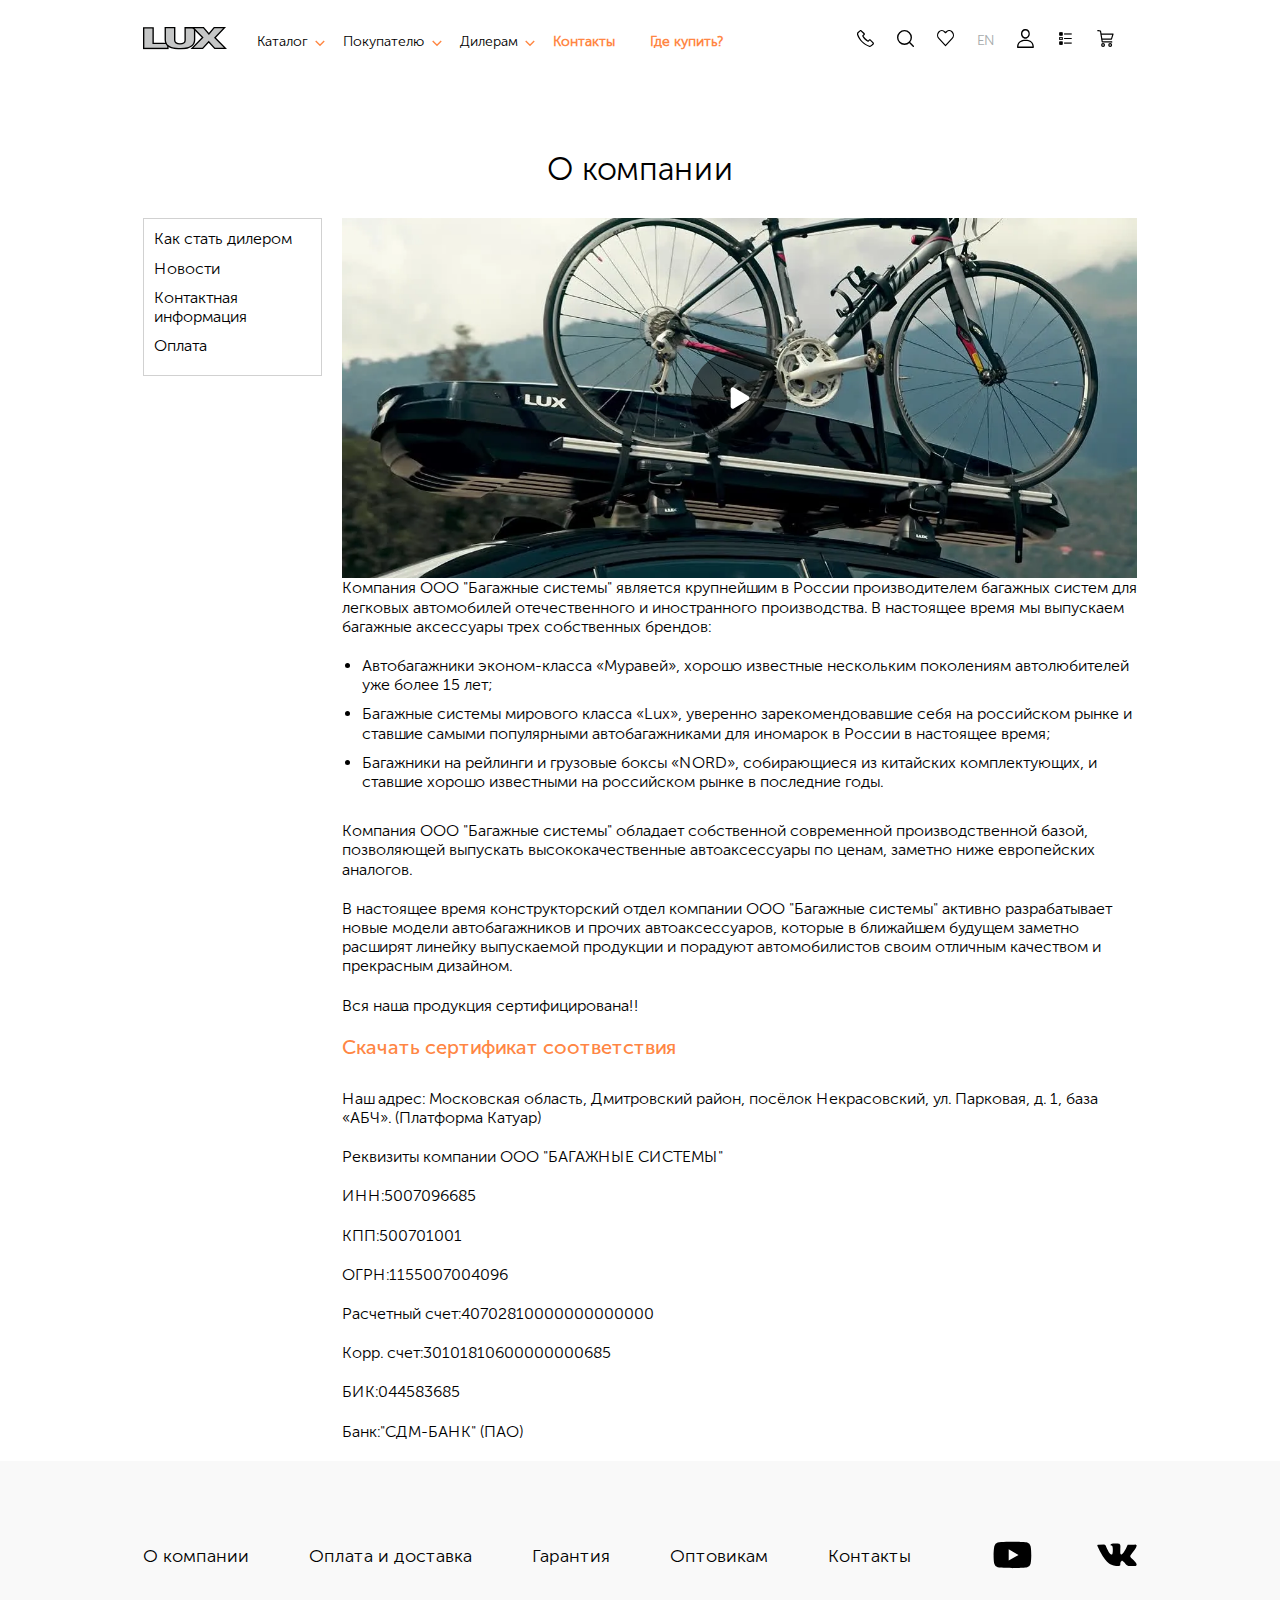
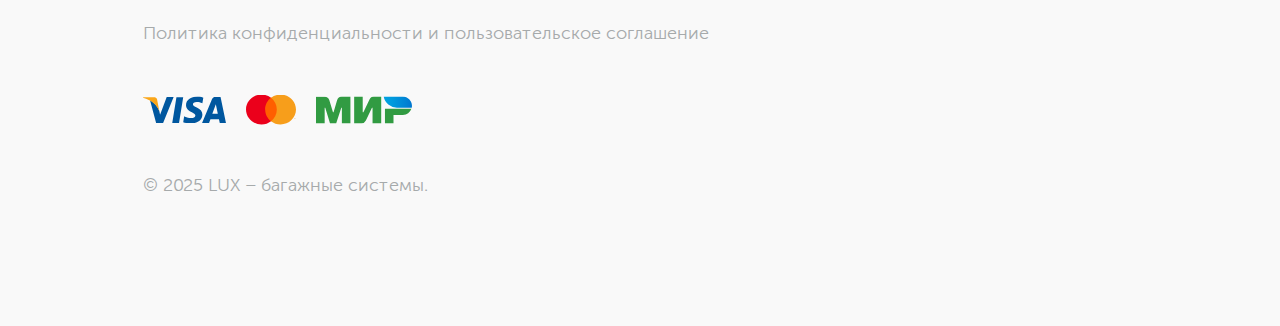
<file: about.html>
<!DOCTYPE html>
<html lang="ru">
<head>
    <meta charset="UTF-8">
    <meta name="viewport" content="width=device-width, initial-scale=1.0">
    <title>О компании</title>
    <meta name="description" content="Описание сайта">
    <link rel="stylesheet" href="assets/css/style.css">
</head>
<body>
    <div class="body__container">
        <!-- Шапка начало -->
        <header class="header">
            <div class="container">
                <div class="header__wrapper">
                    <div class="header__left">
                        <a href="index.html" class="header__logo custom-logo">
                            <img src="assets/icons/logo.svg" alt="логотиип сайта" width="84" height="23" loading="lazy" class="custom-logo">
                        </a>                        
                        <nav class="header__nav">
                            <ul>
                                <li>
                                    <a href="#">Каталог</a>
                                    <ul>
                                        <li><a href="#">Багажники на крышу</a></li>
                                        <li><a href="#">Багажные боксы</a></li>
                                        <li><a href="#">Багажные корзины</a></li>
                                        <li><a href="#">Велокрепления</a></li>
                                        <li><a href="#">Крепления для перевозки лыж и сноубордов</a></li>
                                        <li><a href="#">Сопутствующие товары</a></li>
                                    </ul>
                                </li>
                                <li>
                                    <a href="#">Покупателю</a>
                                    <ul>
                                        <li><a href="about.html">О компании</a></li>
                                        <li><a href="pay-delivery.html">Оплата и доставка</a></li>
                                        <li><a href="warranty.html">Гарантия</a></li>
                                        <li><a href="news-page.html">Новости</a></li>
                                        <li><a href="#">Галерея</a></li>
                                        <li><a href="where-to-buy.html">Где купить?</a></li>
                                    </ul>
                                </li>
                                <li>
                                    <a href="#">Дилерам</a>
                                    <ul>
                                        <li><a href="#">Как стать дилером</a></li>
                                        <li><a href="#">Кабинет дилера</a></li>
                                    </ul>
                                </li>
                                <li><a href="#">Контакты</a></li>
                                <li><a href="#">Где купить?</a></li>
                            </ul>
                        </nav>       
                                     
                    </div>
                    <div class="header__right">
                        <ul class="header__right-list">
                            <li>
                                <a href="#">
                                    <img src="assets/icons/phone.svg" alt="Телефон" width="40" height="17" loading="lazy">
                                </a>
                            </li>
                            <li>                                
                                <img src="assets/icons/search.svg" alt="Поиск" width="40" height="17" loading="lazy">                                
                            </li>
                            <li>
                                <a href="#">
                                    <img src="assets/icons/like.svg" alt="Избранное" width="40" height="17" loading="lazy"> 
                                </a>
                            </li>
                            <li class="header__lang-item">
                                <a href="#" class="header__lang">
                                    EN
                                </a>
                            </li>
                            <li>
                                <a href="#">
                                    <img src="assets/icons/user.svg" alt="Личный кабинет" width="40" height="17" loading="lazy">
                                </a>
                            </li>
                            <li>
                                <a href="#">
                                    <img src="assets/icons/toggle.png" alt="Сравнение" width="40" height="17" loading="lazy">
                                </a>
                            </li>
                            <li>
                                <a href="#">
                                   <img src="assets/icons/cart.svg" alt="корзина" width="40" height="17" loading="lazy">
                                </a>
                            </li>
                        </ul>
                        <div class="hamburger">
                            <span></span>
                            <span></span>
                            <span></span>
                        </div>
                    </div>
                </div>
            </div>
            <nav class="header__mobile">
                <ul>
                    <li>
                        <a href="#">Каталог</a>
                        <ul>
                            <li><a href="#">Багажники на крышу</a></li>
                            <li><a href="#">Багажные боксы</a></li>
                            <li><a href="#">Багажные корзины</a></li>
                            <li><a href="#">Велокрепления</a></li>
                            <li><a href="#">Крепления для перевозки лыж и сноубордов</a></li>
                            <li><a href="#">Сопутствующие товары</a></li>
                        </ul>
                    </li>
                    <li>
                        <a href="#">Покупателю</a>
                        <ul>
                            <li><a href="about.html">О компании</a></li>
                            <li><a href="pay-delivery.html">Оплата и доставка</a></li>
                            <li><a href="warranty.html">Гарантия</a></li>
                            <li><a href="news-page.html">Новости</a></li>
                            <li><a href="#">Галерея</a></li>
                            <li><a href="where-to-buy.html">Где купить?</a></li>
                        </ul>
                    </li>
                    <li>
                        <a href="#">Дилерам</a>
                        <ul>
                            <li><a href="#">Как стать дилером</a></li>
                            <li><a href="#">Кабинет дилера</a></li>
                        </ul>
                    </li>
                    <li><a href="#">Контакты</a></li>
                    <li><a href="#"><b>купить?</b></a></li>
                </ul>
                <div class="change__lingue">EN</div>
            </nav>    
        </header>
        <!-- Шапка конец -->
       
        <main class="content">   
            <div class="container">
                <div class="about__head">
                    <h1 class="about__main-title title">О компании</h1>
                </div>
                <div class="wrapper">
                    <aside class="sitebar about__sitebar">
                        <nav class="sitebar__nav about__nav">
                            <ul>
                                <li><a href="#">Как стать дилером </a></li>
                                <li><a href="#">Новости </a></li>
                                <li><a href="#">Контактная информация </a></li>
                                <li><a href="#">Оплата </a></li>
                            </ul>
                        </nav>
                    </aside>
                    <div class="box">
                        <section class="about__main">                           
                            
                            <div class="main__video">
                                <div class="about__main-prev">
                                    <img src="assets/img/desktop/getVideoPreview.webp" alt="О компании" class="about__img" width="870" height="360" loading="lazy">
                                    <iframe src="https://vkvideo.ru/video_ext.php?oid=-148311935&id=456239123&hd=2&autoplay=1" width="870" height="360" style="background-color: #000" allow="autoplay; encrypted-media; fullscreen; picture-in-picture; screen-wake-lock;" frameborder="0" ></iframe>
                                    <div class="about__main-play">
                                        <svg fill="#fff" xmlns="http://www.w3.org/2000/svg" aria-hidden="true" data-testid="play-icon" width="24" height="24" viewBox="0 0 24 24"><path d="M17.671 10.923c.82.483.82 1.67 0 2.154l-8.787 5.175A1.25 1.25 0 0 1 7 17.174V6.826a1.25 1.25 0 0 1 1.884-1.078l8.787 5.175z" fill="#fff"></path></svg>
                                    </div>
                                </div>                        
                            </div>                                                                      
                        </section>
                        <section class="about__information">                            
                            <p class="about__information-descr descr">Компания ООО "Багажные системы" является крупнейшим в России производителем багажных систем для легковых автомобилей отечественного и иностранного производства. В настоящее время мы выпускаем багажные аксессуары трех собственных брендов:</p>
                            <ul class="about__information-list list">
                                <li class="about__information-item list__item">Автобагажники эконом-класса «Муравей», хорошо известные нескольким поколениям автолюбителей уже более 15 лет;</li>
                                <li class="about__information-item list__item">Багажные системы мирового класса «Lux», уверенно зарекомендовавшие себя на российском рынке и ставшие самыми популярными автобагажниками для иномарок в России в настоящее время;</li>
                                <li class="about__information-item list__item">Багажники на рейлинги и грузовые боксы «NORD», собирающиеся из китайских комплектующих, и ставшие хорошо известными на российском рынке в последние годы.</li>
                            </ul>
                            <p class="about__information-descr descr">Компания ООО "Багажные системы" обладает собственной современной производственной базой, позволяющей выпускать высококачественные автоаксессуары по ценам, заметно ниже европейских аналогов.</p>
                            <p class="about__information-descr descr">В настоящее время конструкторский отдел компании ООО "Багажные системы" активно разрабатывает новые модели автобагажников и прочих автоаксессуаров, которые в ближайшем будущем заметно расширят линейку выпускаемой продукции и порадуют автомобилистов своим отличным качеством и прекрасным дизайном.</p>
                            <p class="about__information-descr descr">Вся наша продукция сертифицирована!!</p>
                            <a href="https://www.lux-company.ru/content/content_files/files_%D0%91%D0%B0%D0%B3%D0%B0%D0%B6%D0%BD%D1%8B%D0%B5_%D1%81%D0%B8%D1%81%D1%82%D0%B5%D0%BC%D1%8B_2024.pdf" target="_blank" class="about__information-download download">Скачать сертификат соответствия</a>
                            <p class="about__information-descr descr">Наш адрес: Московская область, Дмитровский район, посёлок Некрасовский, ул. Парковая, д. 1, база «АБЧ». (Платформа Катуар)</p>
                            <p class="about__information-descr descr">Реквизиты компании ООО "БАГАЖНЫЕ СИСТЕМЫ"</p>
                            <p class="about__information-descr descr">ИНН:5007096685</p>
                            <p class="about__information-descr descr">КПП:500701001</p>
                            <p class="about__information-descr descr">ОГРН:1155007004096</p>
                            <p class="about__information-descr descr">Расчетный счет:40702810000000000000</p>
                            <p class="about__information-descr descr">Корр. счет:30101810600000000685</p>
                            <p class="about__information-descr descr">БИК:044583685</p>
                            <p class="about__information-descr descr">Банк:"СДМ-БАНК" (ПАО)</p>                            
                        </section>
                    </div>
                    
                </div>
                
            </div>       
                                              
        </main>
         <!-- Подвал начало-->
        <footer class="footer">
            <div class="container">
                <div class="footer__wrapper">
                    <nav class="footer__nav">
                        <ul class="footer__nav-list">
                            <li><a href="#">О компании</a></li>
                            <li><a href="#">Оплата и доставка</a></li>
                            <li><a href="#">Гарантия</a></li>
                            <li><a href="#">Оптовикам</a></li>
                            <li><a href="#">Контакты</a></li>
                        </ul>
                    </nav>
                    <div class="footer__social">
                        <a href="#" class="footer__social-link">
                            <svg xmlns='http://www.w3.org/2000/svg' width='39' height='28' viewBox='0 0 39 28'>
                                <path class="social-icon" d='M37.53 4.88a4.72 4.72 0 00-3.33-3.32C31.26.75 19.46.75 19.46.75s-11.8 0-14.75.78A4.82 4.82 0 001.4 4.88C.6 7.83.6 13.94.6 13.94s0 6.15.78 9.07a4.72 4.72 0 003.32 3.32c2.98.8 14.75.8 14.75.8s11.8 0 14.74-.77a4.72 4.72 0 003.33-3.32c.77-2.95.77-9.06.77-9.06s.03-6.15-.77-9.1zM15.7 19.59V8.3l9.81 5.65-9.8 5.65z' />
                            </svg>
                        </a>
                        <a href="#" class="footer__social-link">
                            <svg xmlns='http://www.w3.org/2000/svg' width='40' height='24' viewBox='0 0 40 24'>
                                <path class="social-icon" d='M35.2 9.99c.57-.72 1.01-1.3 1.34-1.74C38.9 5.1 39.93 3.1 39.6 2.22l-.12-.2c-.08-.13-.3-.24-.64-.34-.34-.1-.78-.12-1.3-.05l-5.9.04a1.68 1.68 0 00-.69.07l-.1.05-.08.06a.9.9 0 00-.22.22c-.09.1-.16.22-.21.36a33.43 33.43 0 01-3.59 6.81 10.5 10.5 0 01-1.06 1.37c-.29.3-.55.53-.78.71-.23.18-.41.25-.53.23a10.3 10.3 0 01-.35-.09c-.2-.12-.35-.29-.46-.5-.12-.21-.2-.48-.24-.8a8.65 8.65 0 01-.06-1.81c.02-.42.02-.71.02-.86a50.44 50.44 0 01.08-3.14c.02-.35.02-.73.02-1.12a3.27 3.27 0 00-.29-1.59 1.1 1.1 0 00-.41-.5c-.19-.1-.42-.2-.69-.27C21.3.71 20.36.62 19.24.6c-2.54-.02-4.17.14-4.9.5-.28.15-.54.35-.77.61-.25.3-.28.47-.1.5.82.11 1.4.4 1.74.87l.12.25c.1.18.2.5.29.94a15.92 15.92 0 01.18 4.06c-.07.71-.13 1.26-.2 1.66a3.33 3.33 0 01-.51 1.41.36.36 0 01-.1.1c-.19.07-.37.1-.56.1-.2 0-.42-.09-.7-.28-.27-.2-.55-.45-.85-.79-.3-.33-.62-.8-1-1.4-.36-.6-.74-1.31-1.14-2.13l-.33-.6a50.1 50.1 0 01-1.78-3.79c-.1-.29-.27-.5-.5-.65l-.1-.07a2.2 2.2 0 00-.8-.3l-5.6.04c-.58 0-.97.13-1.17.39l-.09.12a.66.66 0 00-.06.33c0 .15.04.33.12.55a67.63 67.63 0 005.19 9.9 50.88 50.88 0 004.2 5.57l.51.5c.33.32.81.71 1.45 1.17.63.46 1.33.91 2.1 1.35.78.45 1.68.81 2.7 1.09 1.03.28 2.02.4 3 .34h2.35c.48-.04.84-.2 1.09-.45l.08-.1a2.1 2.1 0 00.23-.94c-.02-.6.02-1.12.13-1.6.1-.47.21-.82.34-1.06a2.62 2.62 0 01.8-.9c.06-.04.12-.06.16-.07.32-.11.71 0 1.15.31.45.33.87.72 1.25 1.2.4.46.86 1 1.4 1.58A9.59 9.59 0 0030 22.22l.41.25c.28.16.63.31 1.07.45.44.14.82.17 1.15.1l5.24-.08c.52 0 .92-.09 1.21-.26.29-.17.46-.36.51-.56.06-.2.06-.44.01-.7-.05-.26-.1-.44-.14-.54l-.13-.26c-.69-1.22-2-2.73-3.92-4.52l-.04-.04-.02-.03-.02-.02h-.02c-.87-.83-1.43-1.39-1.66-1.68-.42-.54-.52-1.1-.29-1.66.17-.42.78-1.32 1.85-2.68z' />
                            </svg>
                        </a>                       
                    </div>
                </div>
                <a href="#" class="footer__policy">Политика конфиденциальности и пользовательское соглашение</a>
                <div class="footer__pay">
                    <img src="assets/icons/paysys-1.svg" alt="оплата Visa" class="footer__pay-item" width="83" height="27" loading="lazy">
                    <img src="assets/icons/paysys-2.svg" alt="оплата MasterCart" class="footer__pay-item" width="50" height="30" loading="lazy">
                     <img src="assets/icons/paysys-3.svg" alt="оплата МИР" class="footer__pay-item" width="96" height="28" loading="lazy">
                </div>
                <div class="footer__bottom">
                    <div class="footer__copy">© 2025 LUX – багажные системы.</div>
                </div>
            </div>
        </footer>
        <!-- Подвал конец-->
    </div>
    <script src="assets/js/mobile-menu.js"></script>
    <script src="assets/js/play-player.js"></script>
</body>
</html>
</file>
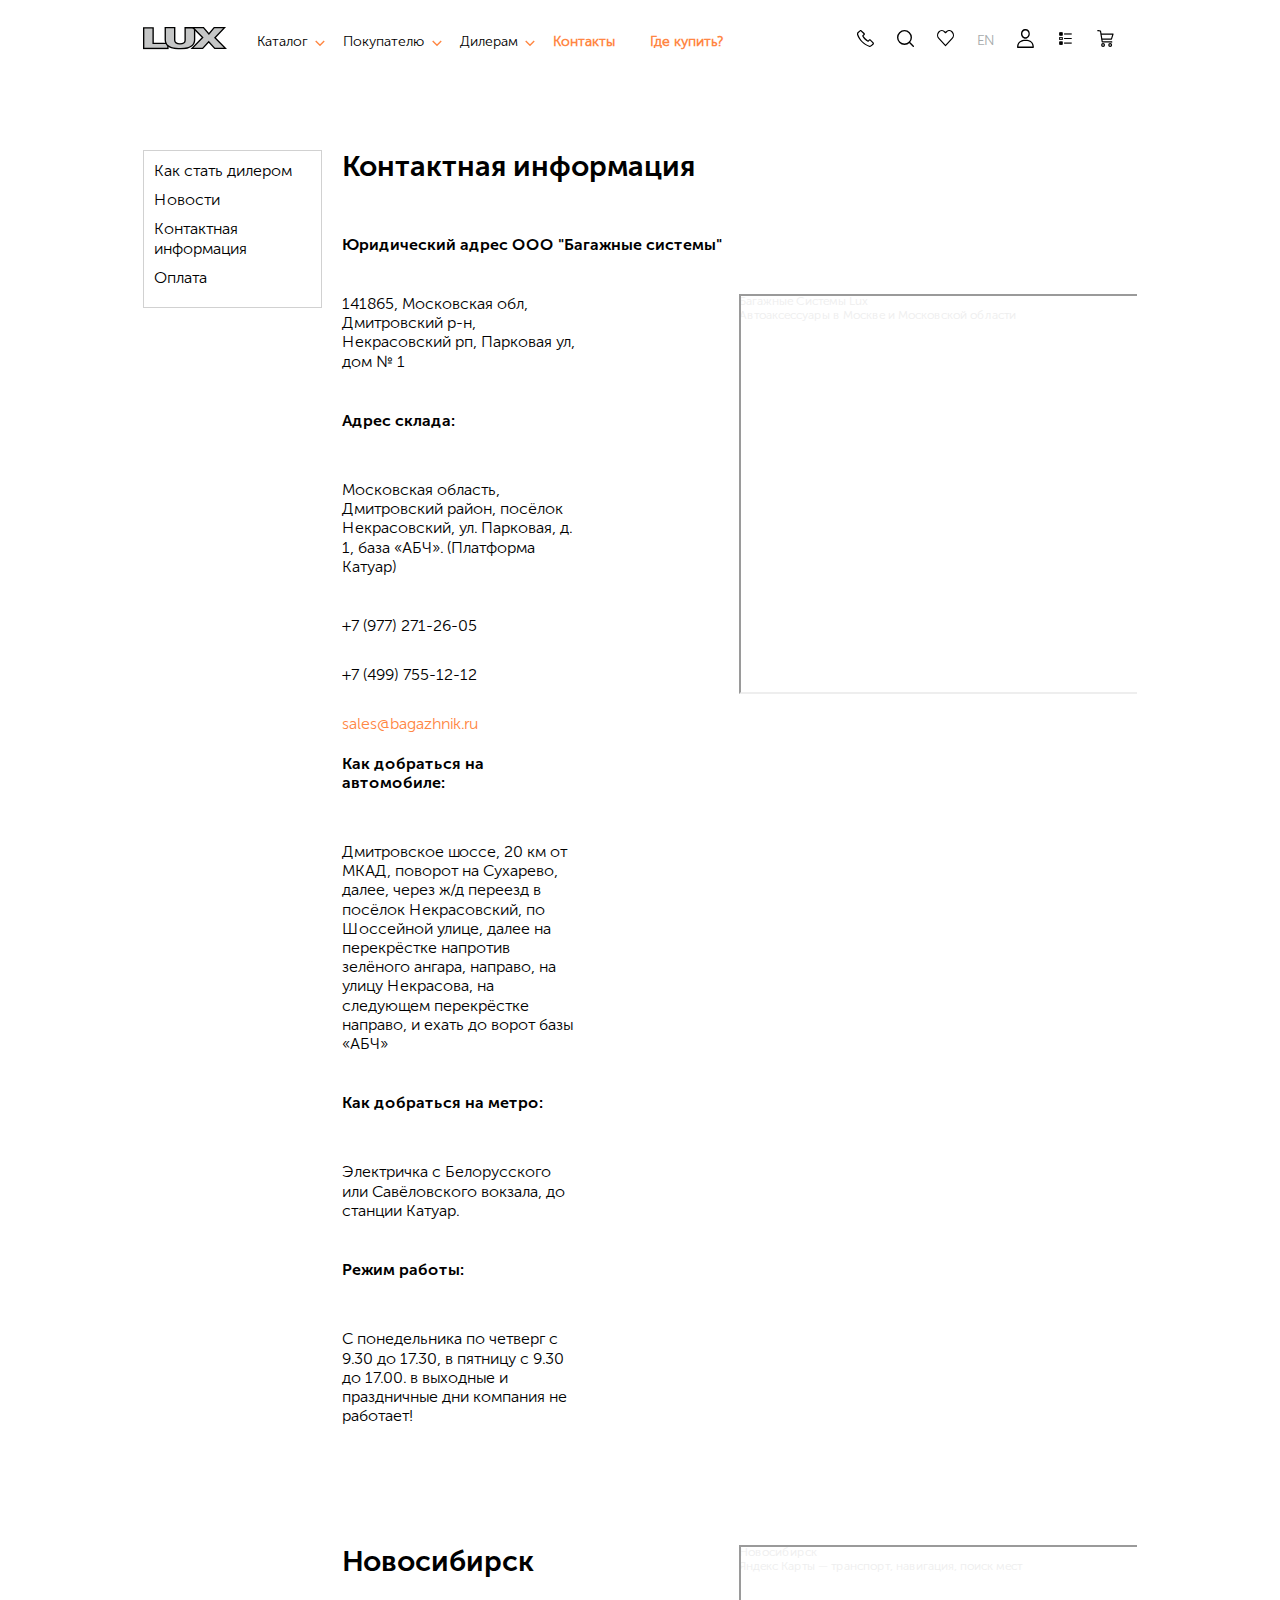
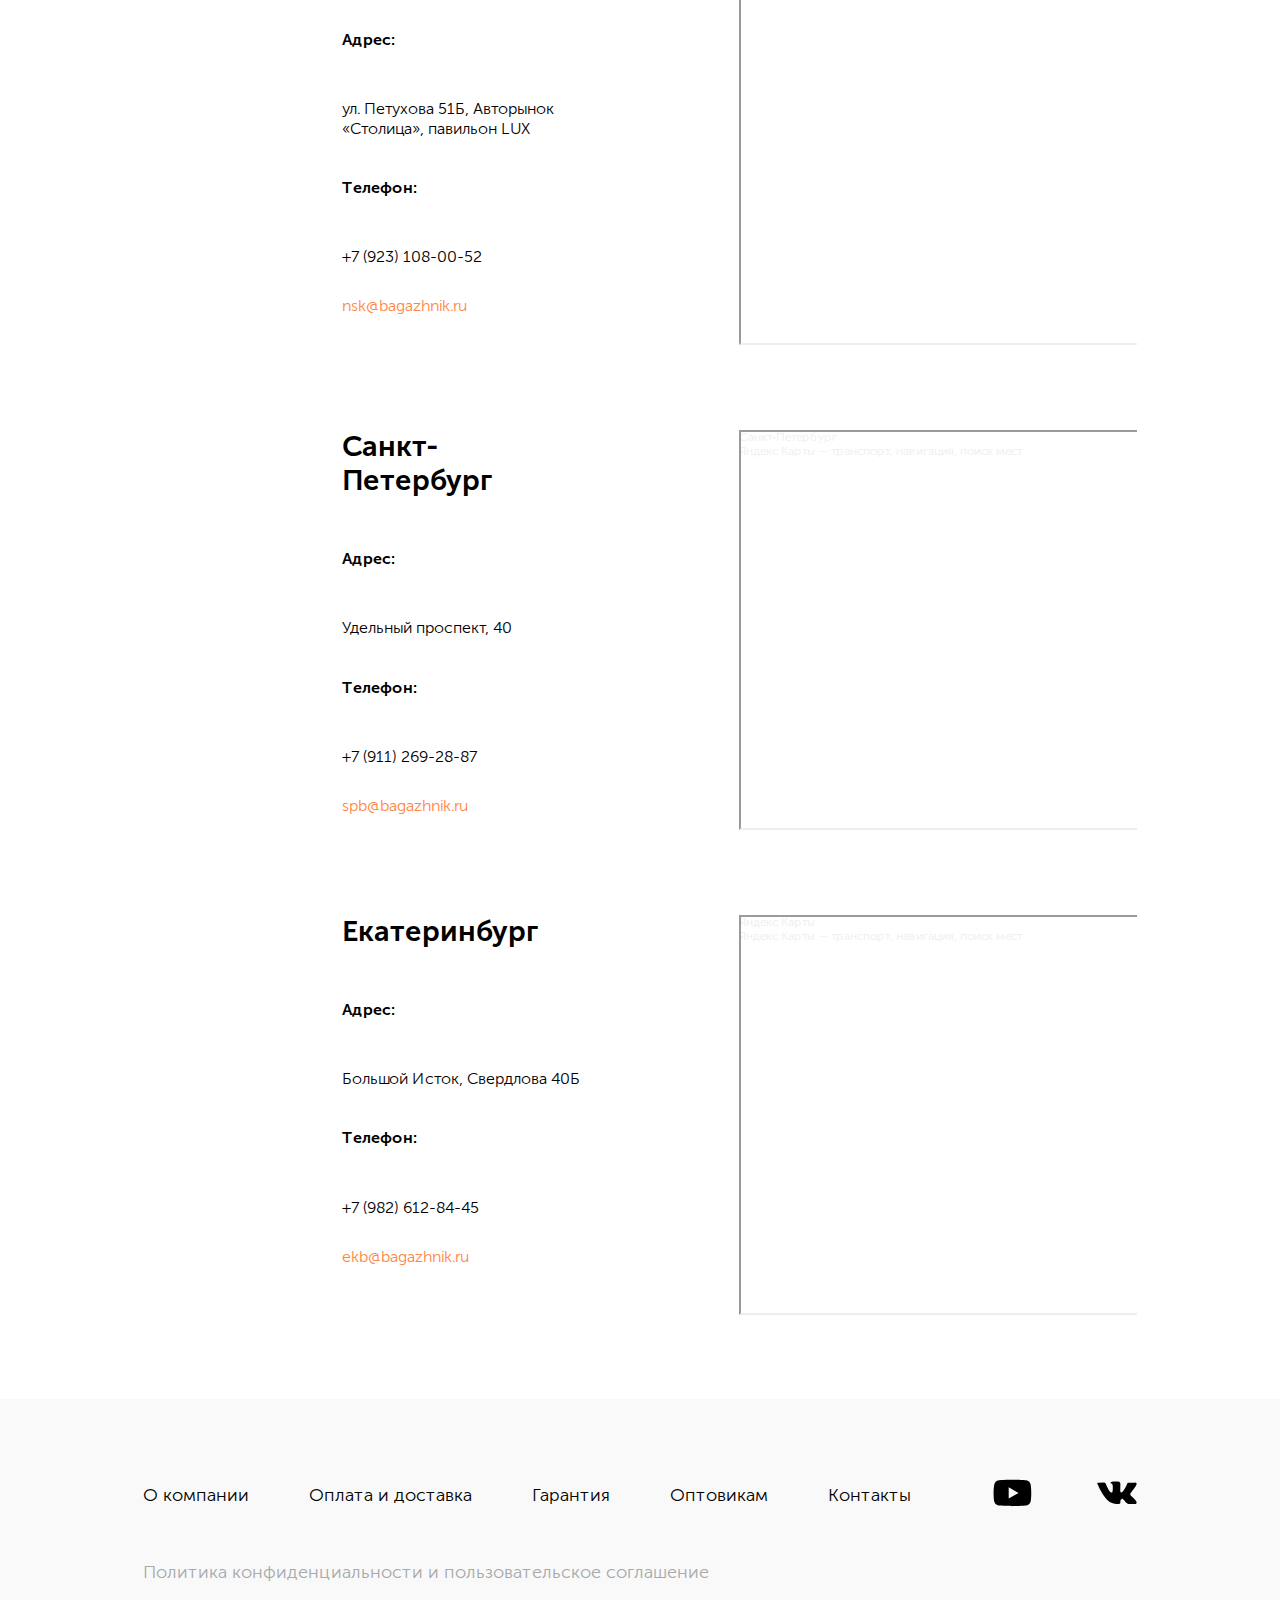
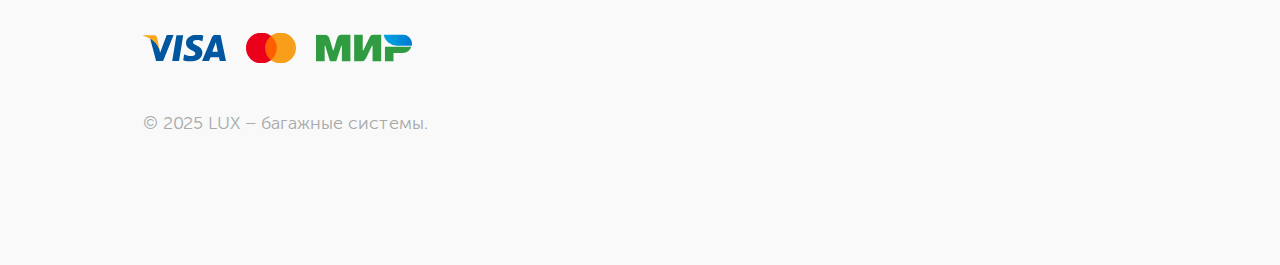
<file: contacts-page.html>
<!DOCTYPE html>
<html lang="ru">
<head>
    <meta charset="UTF-8">
    <meta name="viewport" content="width=device-width, initial-scale=1.0">
    <title>Контактная информация</title>
    <meta name="description" content="Описание сайта">
    <link rel="stylesheet" href="assets/css/style.css">
</head>
<body>
    <div class="body__container">
        <!-- Шапка начало -->
        <header class="header">
            <div class="container">
                <div class="header__wrapper">
                    <div class="header__left">
                        <a href="index.html" class="header__logo custom-logo">
                            <img src="assets/icons/logo.svg" alt="логотиип сайта" width="84" height="23" loading="lazy" class="custom-logo">
                        </a>                        
                        <nav class="header__nav">
                            <ul>
                                <li>
                                    <a href="#">Каталог</a>
                                    <ul>
                                        <li><a href="#">Багажники на крышу</a></li>
                                        <li><a href="#">Багажные боксы</a></li>
                                        <li><a href="#">Багажные корзины</a></li>
                                        <li><a href="#">Велокрепления</a></li>
                                        <li><a href="#">Крепления для перевозки лыж и сноубордов</a></li>
                                        <li><a href="#">Сопутствующие товары</a></li>
                                    </ul>
                                </li>
                                <li>
                                    <a href="#">Покупателю</a>
                                    <ul>
                                        <li><a href="about.html">О компании</a></li>
                                        <li><a href="pay-delivery.html">Оплата и доставка</a></li>
                                        <li><a href="warranty.html">Гарантия</a></li>
                                        <li><a href="news-page.html">Новости</a></li>
                                        <li><a href="#">Галерея</a></li>
                                        <li><a href="where-to-buy.html">Где купить?</a></li>
                                    </ul>
                                </li>
                                <li>
                                    <a href="#">Дилерам</a>
                                    <ul>
                                        <li><a href="wholesalers.html">Как стать дилером</a></li>
                                        <li><a href="#">Кабинет дилера</a></li>
                                    </ul>
                                </li>
                                <li><a href="#">Контакты</a></li>
                                <li><a href="#">Где купить?</a></li>
                            </ul>
                        </nav>       
                                     
                    </div>
                    <div class="header__right">
                        <ul class="header__right-list">
                            <li>
                                <a href="#">
                                    <img src="assets/icons/phone.svg" alt="Телефон" width="40" height="17" loading="lazy">
                                </a>
                            </li>
                            <li>                                
                                <img src="assets/icons/search.svg" alt="Поиск" width="40" height="17" loading="lazy">                                
                            </li>
                            <li>
                                <a href="#">
                                    <img src="assets/icons/like.svg" alt="Избранное" width="40" height="17" loading="lazy"> 
                                </a>
                            </li>
                            <li class="header__lang-item">
                                <a href="#" class="header__lang">
                                    EN
                                </a>
                            </li>
                            <li>
                                <a href="#">
                                    <img src="assets/icons/user.svg" alt="Личный кабинет" width="40" height="17" loading="lazy">
                                </a>
                            </li>
                            <li>
                                <a href="#">
                                    <img src="assets/icons/toggle.png" alt="Сравнение" width="40" height="17" loading="lazy">
                                </a>
                            </li>
                            <li>
                                <a href="#">
                                   <img src="assets/icons/cart.svg" alt="корзина" width="40" height="17" loading="lazy">
                                </a>
                            </li>
                        </ul>
                        <div class="hamburger">
                            <span></span>
                            <span></span>
                            <span></span>
                        </div>
                    </div>
                </div>
            </div>
            <nav class="header__mobile">
                <ul>
                    <li>
                        <a href="#">Каталог</a>
                        <ul>
                            <li><a href="#">Багажники на крышу</a></li>
                            <li><a href="#">Багажные боксы</a></li>
                            <li><a href="#">Багажные корзины</a></li>
                            <li><a href="#">Велокрепления</a></li>
                            <li><a href="#">Крепления для перевозки лыж и сноубордов</a></li>
                            <li><a href="#">Сопутствующие товары</a></li>
                        </ul>
                    </li>
                    <li>
                        <a href="#">Покупателю</a>
                        <ul>
                            <li><a href="about.html">О компании</a></li>
                            <li><a href="pay-delivery.html">Оплата и доставка</a></li>
                            <li><a href="warranty.html">Гарантия</a></li>
                            <li><a href="news-page.html">Новости</a></li>
                            <li><a href="#">Галерея</a></li>
                            <li><a href="where-to-buy.html">Где купить?</a></li>
                        </ul>
                    </li>
                    <li>
                        <a href="#">Дилерам</a>
                        <ul>
                            <li><a href="wholesalers.html">Как стать дилером</a></li>
                            <li><a href="#">Кабинет дилера</a></li>
                        </ul>
                    </li>
                    <li><a href="#">Контакты</a></li>
                    <li><a href="#"><b>купить?</b></a></li>
                </ul>
                <div class="change__lingue">EN</div>
            </nav>    
        </header>
        <!-- Шапка конец -->       
        <main class="content">   
            <div class="container">
                <div class="delivery__head">
                </div>
                <div class="wrapper">
                    <aside class="sitebar about__sitebar">
                        <nav class="sitebar__nav about__nav">
                            <ul>
                                <li><a href="#">Как стать дилером </a></li>
                                <li><a href="#">Новости </a></li>
                                <li><a href="#">Контактная информация </a></li>
                                <li><a href="#">Оплата </a></li>
                            </ul>
                        </nav>
                    </aside>
                    <div class="box">
                        <section class="contacts"> 
                            <div class="contacts__top">
                                <h1 class="contacts__title">Контактная информация</h1>
                                <h2 class="contacts__subtitle">Юридический адрес ООО "Багажные системы"</h2>
                            </div>                   
                            <div class="contacts__wrapper">  
                                <div class="contacts__left">                                    
                                    <p class="contacts__paragraph paragraph">141865, Московская обл, Дмитровский р-н, Некрасовский рп, Парковая ул, дом № 1 </p> 
                                    <h3 class="contacts__left-title">Адрес склада:</h3>
                                    <p class="contacts__paragraph paragraph">Московская область, Дмитровский район, посёлок Некрасовский, ул. Парковая, д. 1, база «АБЧ». (Платформа Катуар)</p> 
                                    <a href="tel:79772712605" class="contacts__phone">+7 (977) 271-26-05</a>
                                    <a href="tel:+74997551212" class="contacts__phone">+7 (499) 755-12-12 </a>
                                    <a href="mail-to:sales@bagazhnik.ru " class="contacts__mail"> sales@bagazhnik.ru </a>
                                    <h3 class="contacts__left-title">Как добраться на автомобиле:</h3>
                                    <p class="contacts__paragraph paragraph">Дмитровское шоссе, 20 км от МКАД, поворот на Сухарево, далее, через ж/д переезд в посёлок Некрасовский, по Шоссейной улице, далее на перекрёстке напротив зелёного ангара, направо, на улицу Некрасова, на следующем перекрёстке направо, и ехать до ворот базы «АБЧ» </p> 
                                    <h3 class="contacts__left-title">Как добраться на метро:</h3>
                                    <p class="contacts__paragraph paragraph">Электричка с Белорусского или Савёловского вокзала, до станции Катуар. </p> 
                                    <h3 class="contacts__left-title">Режим работы:</h3>
                                    <p class="contacts__paragraph paragraph">С понедельника по четверг с 9.30 до 17.30, в пятницу с 9.30 до 17.00. в выходные и праздничные дни компания не работает!</p> 
                                </div>              
                                <div class="contacts__map">
                                    <div style="position:relative;overflow:hidden;"><a href="https://yandex.ru/maps/org/bagazhnyye_sistemy_lux/1384556853/?utm_medium=mapframe&utm_source=maps" style="color:#eee;font-size:12px;position:absolute;top:0px;">Багажные Системы Lux</a><a href="https://yandex.ru/maps/1/moscow-and-moscow-oblast/category/auto_accessories/184105286/?utm_medium=mapframe&utm_source=maps" style="color:#eee;font-size:12px;position:absolute;top:14px;">Автоаксессуары в Москве и Московской области</a><iframe src="https://yandex.ru/map-widget/v1/?from=mapframe&ll=37.506493%2C56.098985&mode=search&poi%5Buri%5D=ymapsbm1%3A%2F%2Forg%3Foid%3D1384556853&sll=37.506493%2C56.098985&source=mapframe&text=%D0%9C%D0%BE%D1%81%D0%BA%D0%BE%D0%B2%D1%81%D0%BA%D0%B0%D1%8F%20%D0%BE%D0%B1%D0%BB%D0%B0%D1%81%D1%82%D1%8C%2C%20%D0%94%D0%BC%D0%B8%D1%82%D1%80%D0%BE%D0%B2%D1%81%D0%BA%D0%B8%D0%B9%20%D1%80%D0%B0%D0%B9%D0%BE%D0%BD%2C%20%D0%BF%D0%BE%D1%81%D1%91%D0%BB%D0%BE%D0%BA%20%D0%9D%D0%B5%D0%BA%D1%80%D0%B0%D1%81%D0%BE%D0%B2%D1%81%D0%BA%D0%B8%D0%B9%2C%20%D1%83%D0%BB.%20%D0%9F%D0%B0%D1%80%D0%BA%D0%BE%D0%B2%D0%B0%D1%8F%2C%20%D0%B4.%201%2C%20%D0%B1%D0%B0%D0%B7%D0%B0%20%C2%AB%D0%90%D0%91%D0%A7%C2%BB&utm_source=mapframe&z=16" width="560" height="400" frameborder="1" allowfullscreen="true"  style="position:relative;"></iframe></div>
                                </div>
                            </div>
                            <div class="contacts__wrapper">  
                                <div class="contacts__left">
                                    <h3 class="contacts__title">Новосибирск</h3>
                                    <h3 class="contacts__left-title">Адрес:</h3>
                                    <p class="contacts__paragraph paragraph">ул. Петухова 51Б, Авторынок «Столица», павильон LUX</p> 
                                    <h3 class="contacts__left-title">Телефон:</h3>
                                    <a href="tel:79231080052" class="contacts__phone"> +7 (923) 108-00-52</a>
                                    <a href="mail-to: nsk@bagazhnik.ru " class="contacts__mail"> nsk@bagazhnik.ru</a>
                                </div>              
                                <div class="contacts__map">
                                    <div style="position:relative;overflow:hidden;"><a href="https://yandex.ru/maps/65/novosibirsk/?utm_medium=mapframe&utm_source=maps" style="color:#eee;font-size:12px;position:absolute;top:0px;">Новосибирск</a><a href="https://yandex.ru/maps/65/novosibirsk/?from=mapframe&ll=82.866921%2C54.942993&mode=usermaps&source=mapframe&um=constructor%3A346c70b74059ee24297e3dec015671bffa66d12fa55a73168efcd86a1ae37a36&utm_medium=mapframe&utm_source=maps&z=14" style="color:#eee;font-size:12px;position:absolute;top:14px;">Яндекс Карты — транспорт, навигация, поиск мест</a><iframe src="https://yandex.ru/map-widget/v1/?from=mapframe&ll=82.866921%2C54.942993&mode=usermaps&source=mapframe&um=constructor%3A346c70b74059ee24297e3dec015671bffa66d12fa55a73168efcd86a1ae37a36&utm_source=mapframe&z=14" width="560" height="400" frameborder="1" allowfullscreen="true" style="position:relative;"></iframe></div>
                                </div>
                            </div>
                            <div class="contacts__wrapper">  
                                <div class="contacts__left">
                                    <h3 class="contacts__title">Санкт-Петербург</h3>
                                    <h3 class="contacts__left-title">Адрес:</h3>
                                    <p class="contacts__paragraph paragraph">Удельный проспект, 40</p> 
                                    <h3 class="contacts__left-title">Телефон:</h3>
                                    <a href="tel:79112692887" class="contacts__phone"> +7 (911) 269-28-87</a>
                                    <a href="mail-to:spb@bagazhnik.ru" class="contacts__mail">spb@bagazhnik.ru </a>
                                </div>              
                                <div class="contacts__map">
                                    <div style="position:relative;overflow:hidden;"><a href="https://yandex.ru/maps/2/saint-petersburg/?utm_medium=mapframe&utm_source=maps" style="color:#eee;font-size:12px;position:absolute;top:0px;">Санкт‑Петербург</a><a href="https://yandex.ru/maps/2/saint-petersburg/?from=mapframe&ll=30.369771%2C60.021543&mode=usermaps&source=mapframe&um=constructor%3A0d8b286c3a798b910e861edabfef190e7bbc08d47bdc7b10b7a24111fddf3d68&utm_medium=mapframe&utm_source=maps&z=11" style="color:#eee;font-size:12px;position:absolute;top:14px;">Яндекс Карты — транспорт, навигация, поиск мест</a><iframe src="https://yandex.ru/map-widget/v1/?from=mapframe&ll=30.369771%2C60.021543&mode=usermaps&source=mapframe&um=constructor%3A0d8b286c3a798b910e861edabfef190e7bbc08d47bdc7b10b7a24111fddf3d68&utm_source=mapframe&z=11" width="560" height="400" frameborder="1" allowfullscreen="true" style="position:relative;"></iframe></div>
                                </div>
                            </div>
                            <div class="contacts__wrapper">  
                                <div class="contacts__left">
                                    <h3 class="contacts__title">Екатеринбург</h3>
                                    <h3 class="contacts__left-title">Адрес:</h3>
                                    <p class="contacts__paragraph paragraph">Большой Исток, Свердлова 40Б</p> 
                                    <h3 class="contacts__left-title">Телефон:</h3>
                                    <a href="tel:+79826128445" class="contacts__phone">+7 (982) 612-84-45</a>
                                    <a href="mail-to:ekb@bagazhnik.ru" class="contacts__mail">ekb@bagazhnik.ru </a>
                                </div>              
                                <div class="contacts__map">
                                    <div style="position:relative;overflow:hidden;"><a href="https://yandex.ru/maps?utm_medium=mapframe&utm_source=maps" style="color:#eee;font-size:12px;position:absolute;top:0px;">Яндекс Карты</a><a href="https://yandex.ru/maps/?from=mapframe&ll=60.759812%2C56.724297&source=mapframe&utm_medium=mapframe&utm_source=maps&z=16" style="color:#eee;font-size:12px;position:absolute;top:14px;">Яндекс Карты — транспорт, навигация, поиск мест</a><iframe src="https://yandex.ru/map-widget/v1/?from=mapframe&ll=60.759812%2C56.724297&source=mapframe&utm_source=mapframe&z=16" width="560" height="400" frameborder="1" allowfullscreen="true" style="position:relative;"></iframe></div>
                                </div>
                            </div>
                        </section> 
                    </div>
                </div>
            </div>      
              
                                     
        </main>
         <!-- Подвал начало-->
        <footer class="footer">
            <div class="container">
                <div class="footer__wrapper">
                    <nav class="footer__nav">
                        <ul class="footer__nav-list">
                            <li><a href="#">О компании</a></li>
                            <li><a href="#">Оплата и доставка</a></li>
                            <li><a href="#">Гарантия</a></li>
                            <li><a href="#">Оптовикам</a></li>
                            <li><a href="#">Контакты</a></li>
                        </ul>
                    </nav>
                    <div class="footer__social">
                        <a href="#" class="footer__social-link">
                            <svg xmlns='http://www.w3.org/2000/svg' width='39' height='28' viewBox='0 0 39 28'>
                                <path class="social-icon" d='M37.53 4.88a4.72 4.72 0 00-3.33-3.32C31.26.75 19.46.75 19.46.75s-11.8 0-14.75.78A4.82 4.82 0 001.4 4.88C.6 7.83.6 13.94.6 13.94s0 6.15.78 9.07a4.72 4.72 0 003.32 3.32c2.98.8 14.75.8 14.75.8s11.8 0 14.74-.77a4.72 4.72 0 003.33-3.32c.77-2.95.77-9.06.77-9.06s.03-6.15-.77-9.1zM15.7 19.59V8.3l9.81 5.65-9.8 5.65z' />
                            </svg>
                        </a>
                        <a href="#" class="footer__social-link">
                            <svg xmlns='http://www.w3.org/2000/svg' width='40' height='24' viewBox='0 0 40 24'>
                                <path class="social-icon" d='M35.2 9.99c.57-.72 1.01-1.3 1.34-1.74C38.9 5.1 39.93 3.1 39.6 2.22l-.12-.2c-.08-.13-.3-.24-.64-.34-.34-.1-.78-.12-1.3-.05l-5.9.04a1.68 1.68 0 00-.69.07l-.1.05-.08.06a.9.9 0 00-.22.22c-.09.1-.16.22-.21.36a33.43 33.43 0 01-3.59 6.81 10.5 10.5 0 01-1.06 1.37c-.29.3-.55.53-.78.71-.23.18-.41.25-.53.23a10.3 10.3 0 01-.35-.09c-.2-.12-.35-.29-.46-.5-.12-.21-.2-.48-.24-.8a8.65 8.65 0 01-.06-1.81c.02-.42.02-.71.02-.86a50.44 50.44 0 01.08-3.14c.02-.35.02-.73.02-1.12a3.27 3.27 0 00-.29-1.59 1.1 1.1 0 00-.41-.5c-.19-.1-.42-.2-.69-.27C21.3.71 20.36.62 19.24.6c-2.54-.02-4.17.14-4.9.5-.28.15-.54.35-.77.61-.25.3-.28.47-.1.5.82.11 1.4.4 1.74.87l.12.25c.1.18.2.5.29.94a15.92 15.92 0 01.18 4.06c-.07.71-.13 1.26-.2 1.66a3.33 3.33 0 01-.51 1.41.36.36 0 01-.1.1c-.19.07-.37.1-.56.1-.2 0-.42-.09-.7-.28-.27-.2-.55-.45-.85-.79-.3-.33-.62-.8-1-1.4-.36-.6-.74-1.31-1.14-2.13l-.33-.6a50.1 50.1 0 01-1.78-3.79c-.1-.29-.27-.5-.5-.65l-.1-.07a2.2 2.2 0 00-.8-.3l-5.6.04c-.58 0-.97.13-1.17.39l-.09.12a.66.66 0 00-.06.33c0 .15.04.33.12.55a67.63 67.63 0 005.19 9.9 50.88 50.88 0 004.2 5.57l.51.5c.33.32.81.71 1.45 1.17.63.46 1.33.91 2.1 1.35.78.45 1.68.81 2.7 1.09 1.03.28 2.02.4 3 .34h2.35c.48-.04.84-.2 1.09-.45l.08-.1a2.1 2.1 0 00.23-.94c-.02-.6.02-1.12.13-1.6.1-.47.21-.82.34-1.06a2.62 2.62 0 01.8-.9c.06-.04.12-.06.16-.07.32-.11.71 0 1.15.31.45.33.87.72 1.25 1.2.4.46.86 1 1.4 1.58A9.59 9.59 0 0030 22.22l.41.25c.28.16.63.31 1.07.45.44.14.82.17 1.15.1l5.24-.08c.52 0 .92-.09 1.21-.26.29-.17.46-.36.51-.56.06-.2.06-.44.01-.7-.05-.26-.1-.44-.14-.54l-.13-.26c-.69-1.22-2-2.73-3.92-4.52l-.04-.04-.02-.03-.02-.02h-.02c-.87-.83-1.43-1.39-1.66-1.68-.42-.54-.52-1.1-.29-1.66.17-.42.78-1.32 1.85-2.68z' />
                            </svg>
                        </a>                       
                    </div>
                </div>
                <a href="#" class="footer__policy">Политика конфиденциальности и пользовательское соглашение</a>
                <div class="footer__pay">
                    <img src="assets/icons/paysys-1.svg" alt="оплата Visa" class="footer__pay-item" width="83" height="27" loading="lazy">
                    <img src="assets/icons/paysys-2.svg" alt="оплата MasterCart" class="footer__pay-item" width="50" height="30" loading="lazy">
                     <img src="assets/icons/paysys-3.svg" alt="оплата МИР" class="footer__pay-item" width="96" height="28" loading="lazy">
                </div>
                <div class="footer__bottom">
                    <div class="footer__copy">© 2025 LUX – багажные системы.</div>
                </div>
            </div>
        </footer>
        <!-- Подвал конец-->
    </div>
    <script src="assets/js/mobile-menu.js"></script>
</body>
</html>
</file>
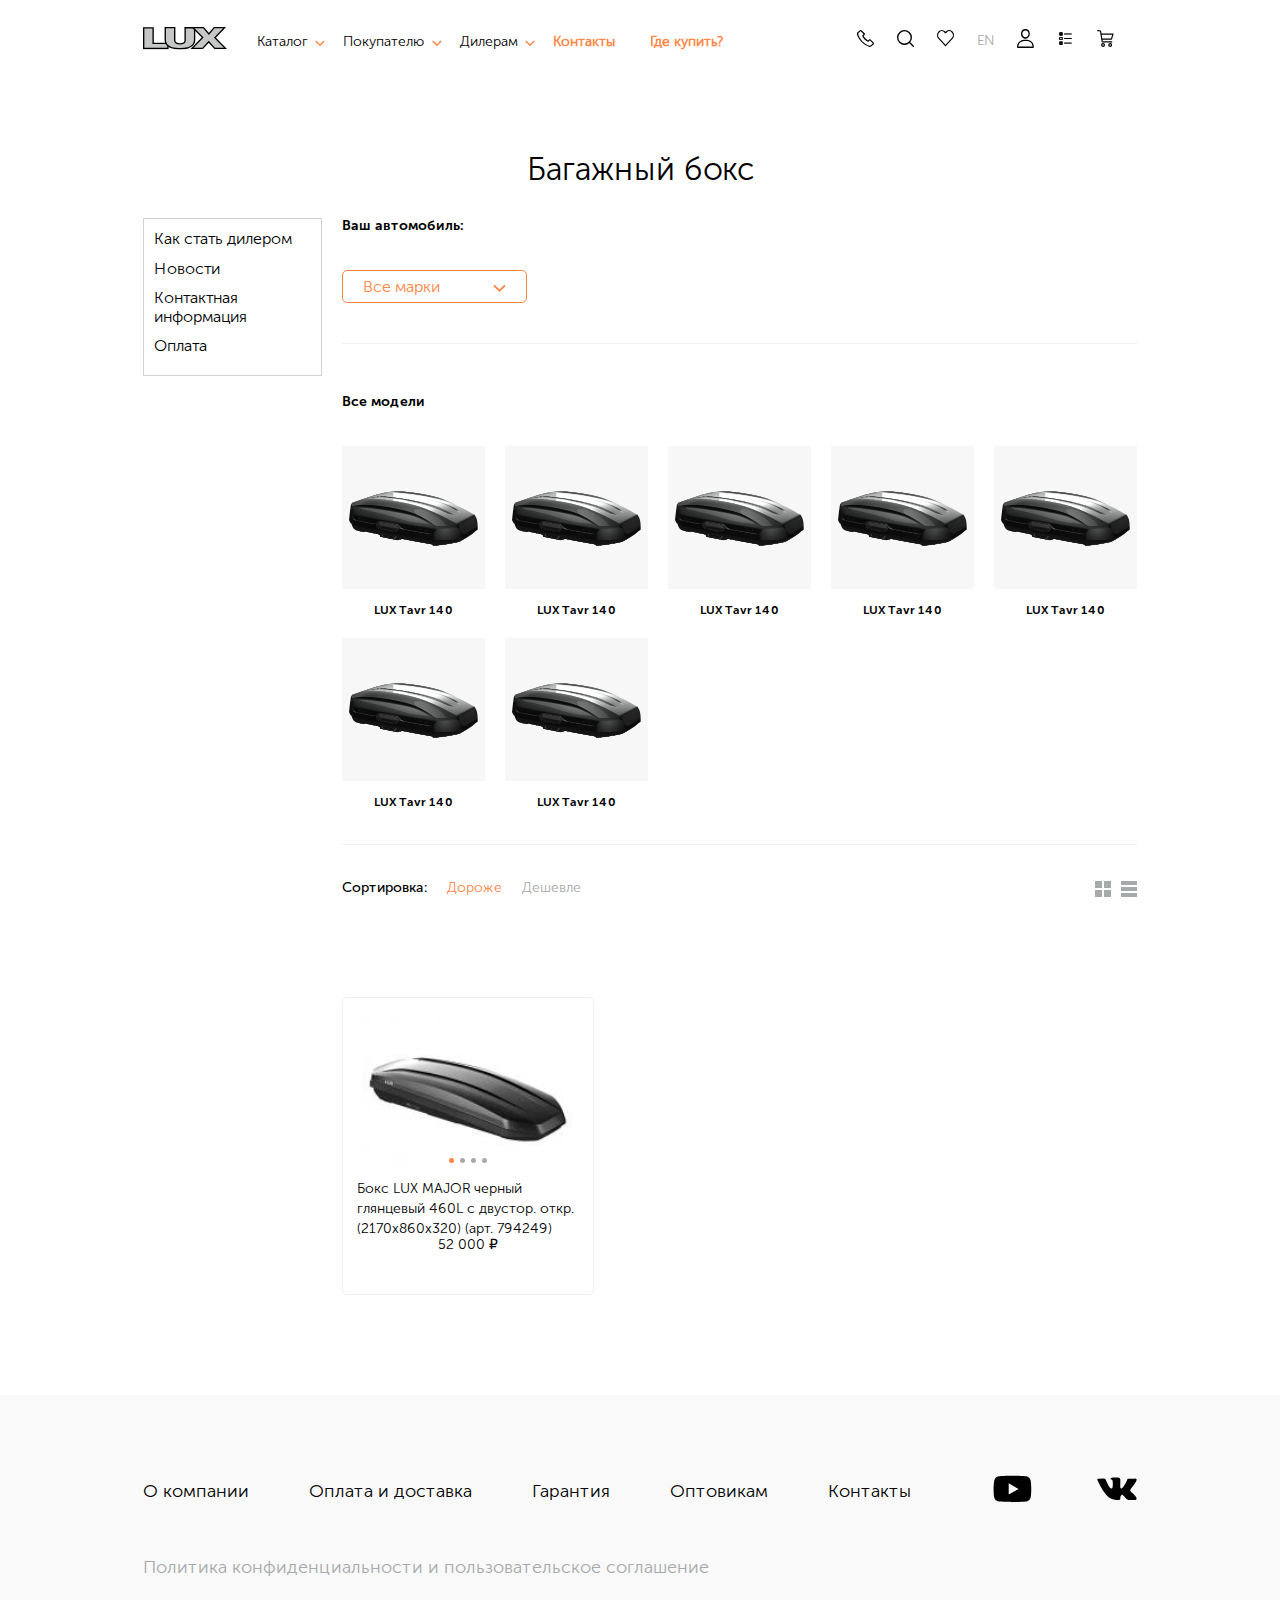
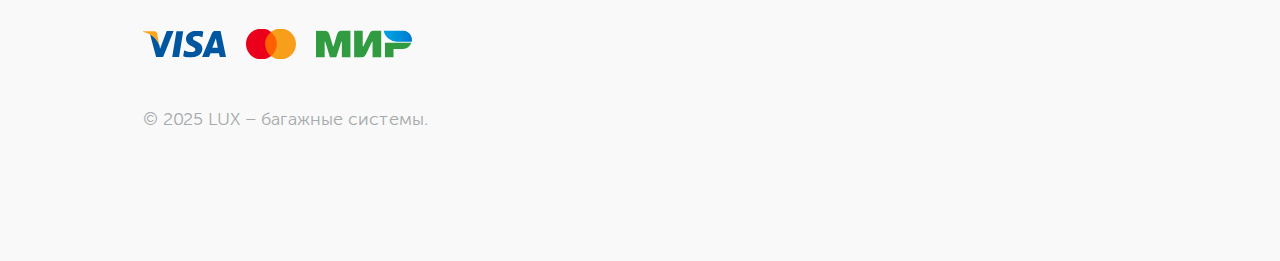
<file: luggage-boxes.html>
<!DOCTYPE html>
<html lang="ru">
<head>
    <meta charset="UTF-8">
    <meta name="viewport" content="width=device-width, initial-scale=1.0">
    <title>багажный бокс</title>
    <meta name="description" content="Описание сайта">
    <link rel="stylesheet" href="assets/css/style.css">
</head>
<body>
    <div class="body__container">
        <!-- Шапка начало -->
        <header class="header">
            <div class="container">
                <div class="header__wrapper">
                    <div class="header__left">
                        <a href="index.html" class="header__logo custom-logo">
                            <img src="assets/icons/logo.svg" alt="логотиип сайта" width="84" height="23" loading="lazy" class="custom-logo">
                        </a>                        
                        <nav class="header__nav">
                            <ul>
                                <li>
                                    <a href="#">Каталог</a>
                                    <ul>
                                        <li><a href="#">Багажники на крышу</a></li>
                                        <li><a href="#">Багажные боксы</a></li>
                                        <li><a href="#">Багажные корзины</a></li>
                                        <li><a href="#">Велокрепления</a></li>
                                        <li><a href="#">Крепления для перевозки лыж и сноубордов</a></li>
                                        <li><a href="#">Сопутствующие товары</a></li>
                                    </ul>
                                </li>
                                <li>
                                    <a href="#">Покупателю</a>
                                    <ul>
                                        <li><a href="about.html">О компании</a></li>
                                        <li><a href="pay-delivery.html">Оплата и доставка</a></li>
                                        <li><a href="warranty.html">Гарантия</a></li>
                                        <li><a href="news-page.html">Новости</a></li>
                                        <li><a href="#">Галерея</a></li>
                                        <li><a href="where-to-buy.html">Где купить?</a></li>
                                    </ul>
                                </li>
                                <li>
                                    <a href="#">Дилерам</a>
                                    <ul>
                                        <li><a href="#">Как стать дилером</a></li>
                                        <li><a href="#">Кабинет дилера</a></li>
                                    </ul>
                                </li>
                                <li><a href="#">Контакты</a></li>
                                <li><a href="#">Где купить?</a></li>
                            </ul>
                        </nav>       
                                     
                    </div>
                    <div class="header__right">
                        <ul class="header__right-list">
                            <li>
                                <a href="#">
                                    <img src="assets/icons/phone.svg" alt="Телефон" width="40" height="17" loading="lazy">
                                </a>
                            </li>
                            <li>                                
                                <img src="assets/icons/search.svg" alt="Поиск" width="40" height="17" loading="lazy">                                
                            </li>
                            <li>
                                <a href="#">
                                    <img src="assets/icons/like.svg" alt="Избранное" width="40" height="17" loading="lazy"> 
                                </a>
                            </li>
                            <li class="header__lang-item">
                                <a href="#" class="header__lang">
                                    EN
                                </a>
                            </li>
                            <li>
                                <a href="#">
                                    <img src="assets/icons/user.svg" alt="Личный кабинет" width="40" height="17" loading="lazy">
                                </a>
                            </li>
                            <li>
                                <a href="#">
                                    <img src="assets/icons/toggle.png" alt="Сравнение" width="40" height="17" loading="lazy">
                                </a>
                            </li>
                            <li>
                                <a href="#">
                                   <img src="assets/icons/cart.svg" alt="корзина" width="40" height="17" loading="lazy">
                                </a>
                            </li>
                        </ul>
                        <div class="hamburger">
                            <span></span>
                            <span></span>
                            <span></span>
                        </div>
                    </div>
                </div>
            </div>
            <nav class="header__mobile">
                <ul>
                    <li>
                        <a href="#">Каталог</a>
                        <ul>
                            <li><a href="#">Багажники на крышу</a></li>
                            <li><a href="#">Багажные боксы</a></li>
                            <li><a href="#">Багажные корзины</a></li>
                            <li><a href="#">Велокрепления</a></li>
                            <li><a href="#">Крепления для перевозки лыж и сноубордов</a></li>
                            <li><a href="#">Сопутствующие товары</a></li>
                        </ul>
                    </li>
                    <li>
                        <a href="#">Покупателю</a>
                        <ul>
                            <li><a href="about.html">О компании</a></li>
                            <li><a href="pay-delivery.html">Оплата и доставка</a></li>
                            <li><a href="warranty.html">Гарантия</a></li>
                            <li><a href="news-page.html">Новости</a></li>
                            <li><a href="#">Галерея</a></li>
                            <li><a href="where-to-buy.html">Где купить?</a></li>
                        </ul>
                    </li>
                    <li>
                        <a href="#">Дилерам</a>
                        <ul>
                            <li><a href="#">Как стать дилером</a></li>
                            <li><a href="#">Кабинет дилера</a></li>
                        </ul>
                    </li>
                    <li><a href="#">Контакты</a></li>
                    <li><a href="#"><b>купить?</b></a></li>
                </ul>
                <div class="change__lingue">EN</div>
            </nav>    
        </header>
        <!-- Шапка конец -->
       
        <main class="content">   
            <div class="container">
                <div class="about__head">
                    <h1 class="about__main-title title">Багажный бокс</h1>
                </div>
                <div class="wrapper">
                    <aside class="sitebar about__sitebar">
                        <nav class="sitebar__nav about__nav">
                            <ul>
                                <li><a href="#">Как стать дилером </a></li>
                                <li><a href="#">Новости </a></li>
                                <li><a href="#">Контактная информация </a></li>
                                <li><a href="#">Оплата </a></li>
                            </ul>
                        </nav>
                    </aside>
                    <div class="box">
                        <section class="luggage__boxes">
                            <div class="selection luggage__boxes-selection">
                                <div class="selection__choice luggage__boxes-choice">
                                    <h2 class="luggage__boxes-title">Ваш автомобиль:</h2>
                                    <form class="selection__form luggage__boxes-form">
                                        <select name="mark" id="selection__mark" class="selection__mark luggage__boxes-sel">
                                            <option class="hide" value="Acura">Все марки</option>
                                            <option value="Acura">Acura</option>
                                            <option value="Alfa Romeo">Alfa Romeo</option>
                                            <option value="Audi">Audi</option>
                                            <option value="Baic">Baic</option>
                                            <option value="Belgee">Belgee</option>
                                            <option value="BMW">BMW</option>
                                            <option value="BYD">BYD</option>
                                            <option value="Cadillac">Cadillac</option>
                                            <option value="Changan">Changan</option>
                                            <option value="Chery">Chery</option>
                                            <option value="Chevrolet">Chevrolet</option>
                                            <option value="Chrysler">Chrysler</option>
                                            <option value="Citroen">Citroen</option>
                                            <option value="Dacia">Dacia</option>
                                            <option value="Daewoo">Daewoo</option>
                                            <option value="Daihatsu">Daihatsu</option>
                                            <option value="Datsun">Datsun</option>
                                            <option value="Derways">Derways</option>
                                            <option value="Dodge">Dodge</option>
                                            <option value="Dongfeng">Dongfeng</option>
                                            <option value="Exeed">Exeed</option>
                                            <option value="FAW">FAW</option>
                                            <option value="Fiat">Fiat</option>
                                            <option value="Ford">Ford</option>
                                            <option value="GAC">GAC</option>
                                            <option value="Geely">Geely</option>
                                            <option value="Genesis">Genesis</option>
                                            <option value="Great Wall">Great Wall</option>
                                            <option value="Haval">Haval</option>
                                            <option value="Honda">Honda</option>
                                            <option value="Hyundai">Hyundai</option>
                                            <option value="Infiniti">Infiniti</option>
                                            <option value="Isuzu">Isuzu</option>
                                            <option value="JAC">JAC</option>
                                            <option value="Jaecoo">Jaecoo</option>
                                            <option value="Jaguar">Jaguar‎</option>
                                            <option value="Jeep">Jeep</option>
                                            <option value="Jetour">Jetour</option>
                                            <option value="Jetta">Jetta</option>
                                            <option value="Kia">Kia</option>
                                            <option value="Lada">Lada</option>
                                            <option value="Land Rover">Land Rover</option>
                                            <option value="Lexus">Lexus</option>
                                            <option value="Lifan">Lifan</option>
                                            <option value="Livan">Livan</option>
                                            <option value="LiXiang">LiXiang</option>
                                            <option value="Lynk">Lynk & Co</option>
                                            <option value="Mazda">Mazda</option>
                                            <option value="Mercedes-Benz">Mercedes-Benz</option>
                                            <option value="MG">MG</option>
                                            <option value="MINI">MINI</option>
                                            <option value="Mitsubishi">Mitsubishi</option>
                                            <option value="Nissan">Nissan</option>
                                            <option value="Omoda">Omoda</option>
                                            <option value="Opel">Opel</option>
                                            <option value="Peugeot">Peugeot</option>
                                            <option value="Porsche">Porsche</option>
                                            <option value="Ravon">Ravon</option>
                                            <option value="Renault">Renault</option>
                                            <option value="Rover">Rover</option>
                                            <option value="Saab">Saab</option>
                                            <option value="Seat">Seat</option>
                                            <option value="Skoda">Skoda</option>
                                            <option value="Sollers">Sollers</option>
                                            <option value="Soueast">Soueast</option>
                                            <option value="Ssang Yong">Ssang Yong</option>
                                            <option value="Subaru">Subaru</option>
                                            <option value="Suzuki">Suzuki</option>
                                            <option value="TANK">TANK</option>
                                            <option value="Toyota">Toyota</option>
                                            <option value="UAZ">UAZ</option>
                                            <option value="Volkswagen">Volkswagen</option>
                                            <option value="Volvo">Volvo</option>
                                            <option value="Voyah">Voyah</option>
                                            <option value="Xcite">Xcite</option>
                                            <option value="Zeekr">Zeekr</option>
                                            <option value="Газ">Газ</option>
                                            <option value="Москвич">Москвич</option>
                                            <option value="ТагАЗ">ТагАЗ</option>
                                        </select>
                                        <select name="mark" id="selection__model" class="selection__mark hide">
                                            <option class="hide" value="Acura">Все марки</option>
                                            <option value="Acura">Acura</option>
                                            <option value="Alfa Romeo">Alfa Romeo</option>
                                            <option value="Audi">Audi</option>
                                            <option value="Baic">Baic</option>
                                            <option value="Belgee">Belgee</option>
                                            <option value="BMW">BMW</option>
                                            <option value="BYD">BYD</option>
                                            <option value="Cadillac">Cadillac</option>
                                            <option value="Changan">Changan</option>
                                            <option value="Chery">Chery</option>
                                            <option value="Chevrolet">Chevrolet</option>
                                            <option value="Chrysler">Chrysler</option>
                                            <option value="Citroen">Citroen</option>
                                            <option value="Dacia">Dacia</option>
                                            <option value="Daewoo">Daewoo</option>
                                            <option value="Daihatsu">Daihatsu</option>
                                            <option value="Datsun">Datsun</option>
                                            <option value="Derways">Derways</option>
                                            <option value="Dodge">Dodge</option>
                                            <option value="Dongfeng">Dongfeng</option>
                                            <option value="Exeed">Exeed</option>
                                            <option value="FAW">FAW</option>
                                            <option value="Fiat">Fiat</option>
                                            <option value="Ford">Ford</option>
                                            <option value="GAC">GAC</option>
                                            <option value="Geely">Geely</option>
                                            <option value="Genesis">Genesis</option>
                                            <option value="Great Wall">Great Wall</option>
                                            <option value="Haval">Haval</option>
                                            <option value="Honda">Honda</option>
                                            <option value="Hyundai">Hyundai</option>
                                            <option value="Infiniti">Infiniti</option>
                                            <option value="Isuzu">Isuzu</option>
                                            <option value="JAC">JAC</option>
                                            <option value="Jaecoo">Jaecoo</option>
                                            <option value="Jaguar">Jaguar‎</option>
                                            <option value="Jeep">Jeep</option>
                                            <option value="Jetour">Jetour</option>
                                            <option value="Jetta">Jetta</option>
                                            <option value="Kia">Kia</option>
                                            <option value="Lada">Lada</option>
                                            <option value="Land Rover">Land Rover</option>
                                            <option value="Lexus">Lexus</option>
                                            <option value="Lifan">Lifan</option>
                                            <option value="Livan">Livan</option>
                                            <option value="LiXiang">LiXiang</option>
                                            <option value="Lynk">Lynk & Co</option>
                                            <option value="Mazda">Mazda</option>
                                            <option value="Mercedes-Benz">Mercedes-Benz</option>
                                            <option value="MG">MG</option>
                                            <option value="MINI">MINI</option>
                                            <option value="Mitsubishi">Mitsubishi</option>
                                            <option value="Nissan">Nissan</option>
                                            <option value="Omoda">Omoda</option>
                                            <option value="Opel">Opel</option>
                                            <option value="Peugeot">Peugeot</option>
                                            <option value="Porsche">Porsche</option>
                                            <option value="Ravon">Ravon</option>
                                            <option value="Renault">Renault</option>
                                            <option value="Rover">Rover</option>
                                            <option value="Saab">Saab</option>
                                            <option value="Seat">Seat</option>
                                            <option value="Skoda">Skoda</option>
                                            <option value="Sollers">Sollers</option>
                                            <option value="Soueast">Soueast</option>
                                            <option value="Ssang Yong">Ssang Yong</option>
                                            <option value="Subaru">Subaru</option>
                                            <option value="Suzuki">Suzuki</option>
                                            <option value="TANK">TANK</option>
                                            <option value="Toyota">Toyota</option>
                                            <option value="UAZ">UAZ</option>
                                            <option value="Volkswagen">Volkswagen</option>
                                            <option value="Volvo">Volvo</option>
                                            <option value="Voyah">Voyah</option>
                                            <option value="Xcite">Xcite</option>
                                            <option value="Zeekr">Zeekr</option>
                                            <option value="Газ">Газ</option>
                                            <option value="Москвич">Москвич</option>
                                            <option value="ТагАЗ">ТагАЗ</option>
                                        </select>
                                        <select name="mark" id="selection__cuzov" class="selection__mark hide">
                                            <option class="hide" value="Acura">Все марки</option>
                                            <option value="Acura">Acura</option>
                                            <option value="Alfa Romeo">Alfa Romeo</option>
                                            <option value="Audi">Audi</option>
                                            <option value="Baic">Baic</option>
                                            <option value="Belgee">Belgee</option>
                                            <option value="BMW">BMW</option>
                                            <option value="BYD">BYD</option>
                                            <option value="Cadillac">Cadillac</option>
                                            <option value="Changan">Changan</option>
                                            <option value="Chery">Chery</option>
                                            <option value="Chevrolet">Chevrolet</option>
                                            <option value="Chrysler">Chrysler</option>
                                            <option value="Citroen">Citroen</option>
                                            <option value="Dacia">Dacia</option>
                                            <option value="Daewoo">Daewoo</option>
                                            <option value="Daihatsu">Daihatsu</option>
                                            <option value="Datsun">Datsun</option>
                                            <option value="Derways">Derways</option>
                                            <option value="Dodge">Dodge</option>
                                            <option value="Dongfeng">Dongfeng</option>
                                            <option value="Exeed">Exeed</option>
                                            <option value="FAW">FAW</option>
                                            <option value="Fiat">Fiat</option>
                                            <option value="Ford">Ford</option>
                                            <option value="GAC">GAC</option>
                                            <option value="Geely">Geely</option>
                                            <option value="Genesis">Genesis</option>
                                            <option value="Great Wall">Great Wall</option>
                                            <option value="Haval">Haval</option>
                                            <option value="Honda">Honda</option>
                                            <option value="Hyundai">Hyundai</option>
                                            <option value="Infiniti">Infiniti</option>
                                            <option value="Isuzu">Isuzu</option>
                                            <option value="JAC">JAC</option>
                                            <option value="Jaecoo">Jaecoo</option>
                                            <option value="Jaguar">Jaguar‎</option>
                                            <option value="Jeep">Jeep</option>
                                            <option value="Jetour">Jetour</option>
                                            <option value="Jetta">Jetta</option>
                                            <option value="Kia">Kia</option>
                                            <option value="Lada">Lada</option>
                                            <option value="Land Rover">Land Rover</option>
                                            <option value="Lexus">Lexus</option>
                                            <option value="Lifan">Lifan</option>
                                            <option value="Livan">Livan</option>
                                            <option value="LiXiang">LiXiang</option>
                                            <option value="Lynk">Lynk & Co</option>
                                            <option value="Mazda">Mazda</option>
                                            <option value="Mercedes-Benz">Mercedes-Benz</option>
                                            <option value="MG">MG</option>
                                            <option value="MINI">MINI</option>
                                            <option value="Mitsubishi">Mitsubishi</option>
                                            <option value="Nissan">Nissan</option>
                                            <option value="Omoda">Omoda</option>
                                            <option value="Opel">Opel</option>
                                            <option value="Peugeot">Peugeot</option>
                                            <option value="Porsche">Porsche</option>
                                            <option value="Ravon">Ravon</option>
                                            <option value="Renault">Renault</option>
                                            <option value="Rover">Rover</option>
                                            <option value="Saab">Saab</option>
                                            <option value="Seat">Seat</option>
                                            <option value="Skoda">Skoda</option>
                                            <option value="Sollers">Sollers</option>
                                            <option value="Soueast">Soueast</option>
                                            <option value="Ssang Yong">Ssang Yong</option>
                                            <option value="Subaru">Subaru</option>
                                            <option value="Suzuki">Suzuki</option>
                                            <option value="TANK">TANK</option>
                                            <option value="Toyota">Toyota</option>
                                            <option value="UAZ">UAZ</option>
                                            <option value="Volkswagen">Volkswagen</option>
                                            <option value="Volvo">Volvo</option>
                                            <option value="Voyah">Voyah</option>
                                            <option value="Xcite">Xcite</option>
                                            <option value="Zeekr">Zeekr</option>
                                            <option value="Газ">Газ</option>
                                            <option value="Москвич">Москвич</option>
                                            <option value="ТагАЗ">ТагАЗ</option>
                                        </select>
                                        <button class="btn selection__form-btn hide">Подобрать</button>
                                    </form>
                                </div>   
                            </div>
                            <div class="luggage__boxes-all">
                                <h2 class="luggage__boxes-title">Все модели</h2>
                                <div class="luggage__boxes-grid">
                                    <a href="#"class="luggage__boxes-item">
                                        <img src="assets/img/desktop/luggage-boxes/luggage-boxes-1.webp" alt="Купить багажные боксы в Москве LUX Tavr 140" class="luggage__boxes-img" width="125" height="125" loading="lazy">
                                        <h2 class="luggage__boxes-subtitle">LUX Tavr 140</h2>
                                    </a>
                                    <a href="#"class="luggage__boxes-item">
                                        <img src="assets/img/desktop/luggage-boxes/luggage-boxes-1.webp" alt="Купить багажные боксы в Москве LUX Tavr 140" class="luggage__boxes-img" width="125" height="125" loading="lazy">
                                        <h2 class="luggage__boxes-subtitle">LUX Tavr 140</h2>
                                    </a>
                                    <a href="#"class="luggage__boxes-item">
                                        <img src="assets/img/desktop/luggage-boxes/luggage-boxes-1.webp" alt="Купить багажные боксы в Москве LUX Tavr 140" class="luggage__boxes-img" width="125" height="125" loading="lazy">
                                        <h2 class="luggage__boxes-subtitle">LUX Tavr 140</h2>
                                    </a>
                                    <a href="#"class="luggage__boxes-item">
                                        <img src="assets/img/desktop/luggage-boxes/luggage-boxes-1.webp" alt="Купить багажные боксы в Москве LUX Tavr 140" class="luggage__boxes-img" width="125" height="125" loading="lazy">
                                        <h2 class="luggage__boxes-subtitle">LUX Tavr 140</h2>
                                    </a>
                                    <a href="#"class="luggage__boxes-item">
                                        <img src="assets/img/desktop/luggage-boxes/luggage-boxes-1.webp" alt="Купить багажные боксы в Москве LUX Tavr 140" class="luggage__boxes-img" width="125" height="125" loading="lazy">
                                        <h2 class="luggage__boxes-subtitle">LUX Tavr 140</h2>
                                    </a>
                                    <a href="#"class="luggage__boxes-item">
                                        <img src="assets/img/desktop/luggage-boxes/luggage-boxes-1.webp" alt="Купить багажные боксы в Москве LUX Tavr 140" class="luggage__boxes-img" width="125" height="125" loading="lazy">
                                        <h2 class="luggage__boxes-subtitle">LUX Tavr 140</h2>
                                    </a>
                                    <a href="#"class="luggage__boxes-item">
                                        <img src="assets/img/desktop/luggage-boxes/luggage-boxes-1.webp" alt="Купить багажные боксы в Москве LUX Tavr 140" class="luggage__boxes-img" width="125" height="125" loading="lazy">
                                        <h2 class="luggage__boxes-subtitle">LUX Tavr 140</h2>
                                    </a>
                                </div>                               
                            </div>
                            <div class="luggage__products">
                                <div class="luggage__sorting">
                                    <div class="luggage__sorting-left">
                                        <h4 class="luggage__sorting-title">Сортировка:</h4>
                                        <button class="luggage__sorting-item luggage__sorting-active">Дороже</button>
                                        <button class="luggage__sorting-item">Дешевле</button>
                                    </div>
                                    <div class="luggage__sorting-right">
                                        <button class="luggage__sorting-btn luggage__sorting-grid"></button>
                                        <button class="luggage__sorting-btn luggage__sorting-list"></button>
                                    </div>
                                </div>
                            </div>
                        </section>
                        <section class="products">
                            <article class="product">
                                <div class="product__images">
                                    <div class="product__images-switch">
                                        <div class="product__images-item">
                                            <div class="product__images-img">
                                                <img src="assets/img/desktop/luggage-boxes/products/product-item-1.webp" alt="купить багажную систему LUX Tavr 140" loading="lazy">
                                            </div>
                                        </div>
                                        <div class="product__images-item">
                                            <div class="product__images-img">
                                                <img src="assets/img/desktop/luggage-boxes/products/product-item-2.webp" alt="купить багажную систему LUX Tavr 140" loading="lazy">
                                            </div>
                                        </div>
                                        <div class="product__images-item">
                                            <div class="product__images-img">
                                                <img src="assets/img/desktop/luggage-boxes/products/product-item-3.webp" alt="купить багажную систему LUX Tavr 140" loading="lazy">
                                            </div>
                                        </div>
                                        <div class="product__images-item">
                                            <div class="product__images-img">
                                                <img src="assets/img/desktop/luggage-boxes/products/product-item-4.webp" alt="купить багажную систему LUX Tavr 140" loading="lazy">
                                            </div>
                                        </div>
                                    </div>  
                                    <ul class="product__pagination" aria-hidden="true"></ul> 
                                </div>                                
                                <a href="#" class="product__link" target="_blank">Бокс LUX MAJOR черный глянцевый 460L  с двустор. откр. (2170х860х320) (арт. 794249)</a>
                                <span class="product__price">52 000 ₽</span>
                                <div class="product__bottom">
                                    <button class="product__bottom-item product__bottom-like">
                                        <svg xmlns='http://www.w3.org/2000/svg' fill='none' viewBox='0 0 18 16'><path fill='#000' d='M16.32 1.5a4.94 4.94 0 00-7.12 0l-.31.32-.31-.32a4.97 4.97 0 00-7.13 0 5.16 5.16 0 000 7.18l6.98 7.13a.65.65 0 00.92 0l6.97-7.13a5.16 5.16 0 000-7.18zm-.92 6.34L8.9 14.49 2.38 7.84a3.94 3.94 0 010-5.49 3.67 3.67 0 015.27 0l.78.8c.25.24.67.24.92 0l.78-.8a3.67 3.67 0 015.27 0 3.9 3.9 0 010 5.49z'/></svg>
                                    </button>
                                    <button class="product__bottom-item product__bottom-buy">Купить</button>
                                </div>
                            </article>
                        </section>
                        
                    </div>
                    
                </div>
                
            </div>       
                                              
        </main>
         <!-- Подвал начало-->
        <footer class="footer">
            <div class="container">
                <div class="footer__wrapper">
                    <nav class="footer__nav">
                        <ul class="footer__nav-list">
                            <li><a href="#">О компании</a></li>
                            <li><a href="#">Оплата и доставка</a></li>
                            <li><a href="#">Гарантия</a></li>
                            <li><a href="#">Оптовикам</a></li>
                            <li><a href="#">Контакты</a></li>
                        </ul>
                    </nav>
                    <div class="footer__social">
                        <a href="#" class="footer__social-link">
                            <svg xmlns='http://www.w3.org/2000/svg' width='39' height='28' viewBox='0 0 39 28'>
                                <path class="social-icon" d='M37.53 4.88a4.72 4.72 0 00-3.33-3.32C31.26.75 19.46.75 19.46.75s-11.8 0-14.75.78A4.82 4.82 0 001.4 4.88C.6 7.83.6 13.94.6 13.94s0 6.15.78 9.07a4.72 4.72 0 003.32 3.32c2.98.8 14.75.8 14.75.8s11.8 0 14.74-.77a4.72 4.72 0 003.33-3.32c.77-2.95.77-9.06.77-9.06s.03-6.15-.77-9.1zM15.7 19.59V8.3l9.81 5.65-9.8 5.65z' />
                            </svg>
                        </a>
                        <a href="#" class="footer__social-link">
                            <svg xmlns='http://www.w3.org/2000/svg' width='40' height='24' viewBox='0 0 40 24'>
                                <path class="social-icon" d='M35.2 9.99c.57-.72 1.01-1.3 1.34-1.74C38.9 5.1 39.93 3.1 39.6 2.22l-.12-.2c-.08-.13-.3-.24-.64-.34-.34-.1-.78-.12-1.3-.05l-5.9.04a1.68 1.68 0 00-.69.07l-.1.05-.08.06a.9.9 0 00-.22.22c-.09.1-.16.22-.21.36a33.43 33.43 0 01-3.59 6.81 10.5 10.5 0 01-1.06 1.37c-.29.3-.55.53-.78.71-.23.18-.41.25-.53.23a10.3 10.3 0 01-.35-.09c-.2-.12-.35-.29-.46-.5-.12-.21-.2-.48-.24-.8a8.65 8.65 0 01-.06-1.81c.02-.42.02-.71.02-.86a50.44 50.44 0 01.08-3.14c.02-.35.02-.73.02-1.12a3.27 3.27 0 00-.29-1.59 1.1 1.1 0 00-.41-.5c-.19-.1-.42-.2-.69-.27C21.3.71 20.36.62 19.24.6c-2.54-.02-4.17.14-4.9.5-.28.15-.54.35-.77.61-.25.3-.28.47-.1.5.82.11 1.4.4 1.74.87l.12.25c.1.18.2.5.29.94a15.92 15.92 0 01.18 4.06c-.07.71-.13 1.26-.2 1.66a3.33 3.33 0 01-.51 1.41.36.36 0 01-.1.1c-.19.07-.37.1-.56.1-.2 0-.42-.09-.7-.28-.27-.2-.55-.45-.85-.79-.3-.33-.62-.8-1-1.4-.36-.6-.74-1.31-1.14-2.13l-.33-.6a50.1 50.1 0 01-1.78-3.79c-.1-.29-.27-.5-.5-.65l-.1-.07a2.2 2.2 0 00-.8-.3l-5.6.04c-.58 0-.97.13-1.17.39l-.09.12a.66.66 0 00-.06.33c0 .15.04.33.12.55a67.63 67.63 0 005.19 9.9 50.88 50.88 0 004.2 5.57l.51.5c.33.32.81.71 1.45 1.17.63.46 1.33.91 2.1 1.35.78.45 1.68.81 2.7 1.09 1.03.28 2.02.4 3 .34h2.35c.48-.04.84-.2 1.09-.45l.08-.1a2.1 2.1 0 00.23-.94c-.02-.6.02-1.12.13-1.6.1-.47.21-.82.34-1.06a2.62 2.62 0 01.8-.9c.06-.04.12-.06.16-.07.32-.11.71 0 1.15.31.45.33.87.72 1.25 1.2.4.46.86 1 1.4 1.58A9.59 9.59 0 0030 22.22l.41.25c.28.16.63.31 1.07.45.44.14.82.17 1.15.1l5.24-.08c.52 0 .92-.09 1.21-.26.29-.17.46-.36.51-.56.06-.2.06-.44.01-.7-.05-.26-.1-.44-.14-.54l-.13-.26c-.69-1.22-2-2.73-3.92-4.52l-.04-.04-.02-.03-.02-.02h-.02c-.87-.83-1.43-1.39-1.66-1.68-.42-.54-.52-1.1-.29-1.66.17-.42.78-1.32 1.85-2.68z' />
                            </svg>
                        </a>                       
                    </div>
                </div>
                <a href="#" class="footer__policy">Политика конфиденциальности и пользовательское соглашение</a>
                <div class="footer__pay">
                    <img src="assets/icons/paysys-1.svg" alt="оплата Visa" class="footer__pay-item" width="83" height="27" loading="lazy">
                    <img src="assets/icons/paysys-2.svg" alt="оплата MasterCart" class="footer__pay-item" width="50" height="30" loading="lazy">
                     <img src="assets/icons/paysys-3.svg" alt="оплата МИР" class="footer__pay-item" width="96" height="28" loading="lazy">
                </div>
                <div class="footer__bottom">
                    <div class="footer__copy">© 2025 LUX – багажные системы.</div>
                </div>
            </div>
        </footer>
        <!-- Подвал конец-->
    </div>
    <script src="assets/js/mobile-menu.js"></script>
    <script src="assets/js/products.js"></script>
</body>
</html>
</file>
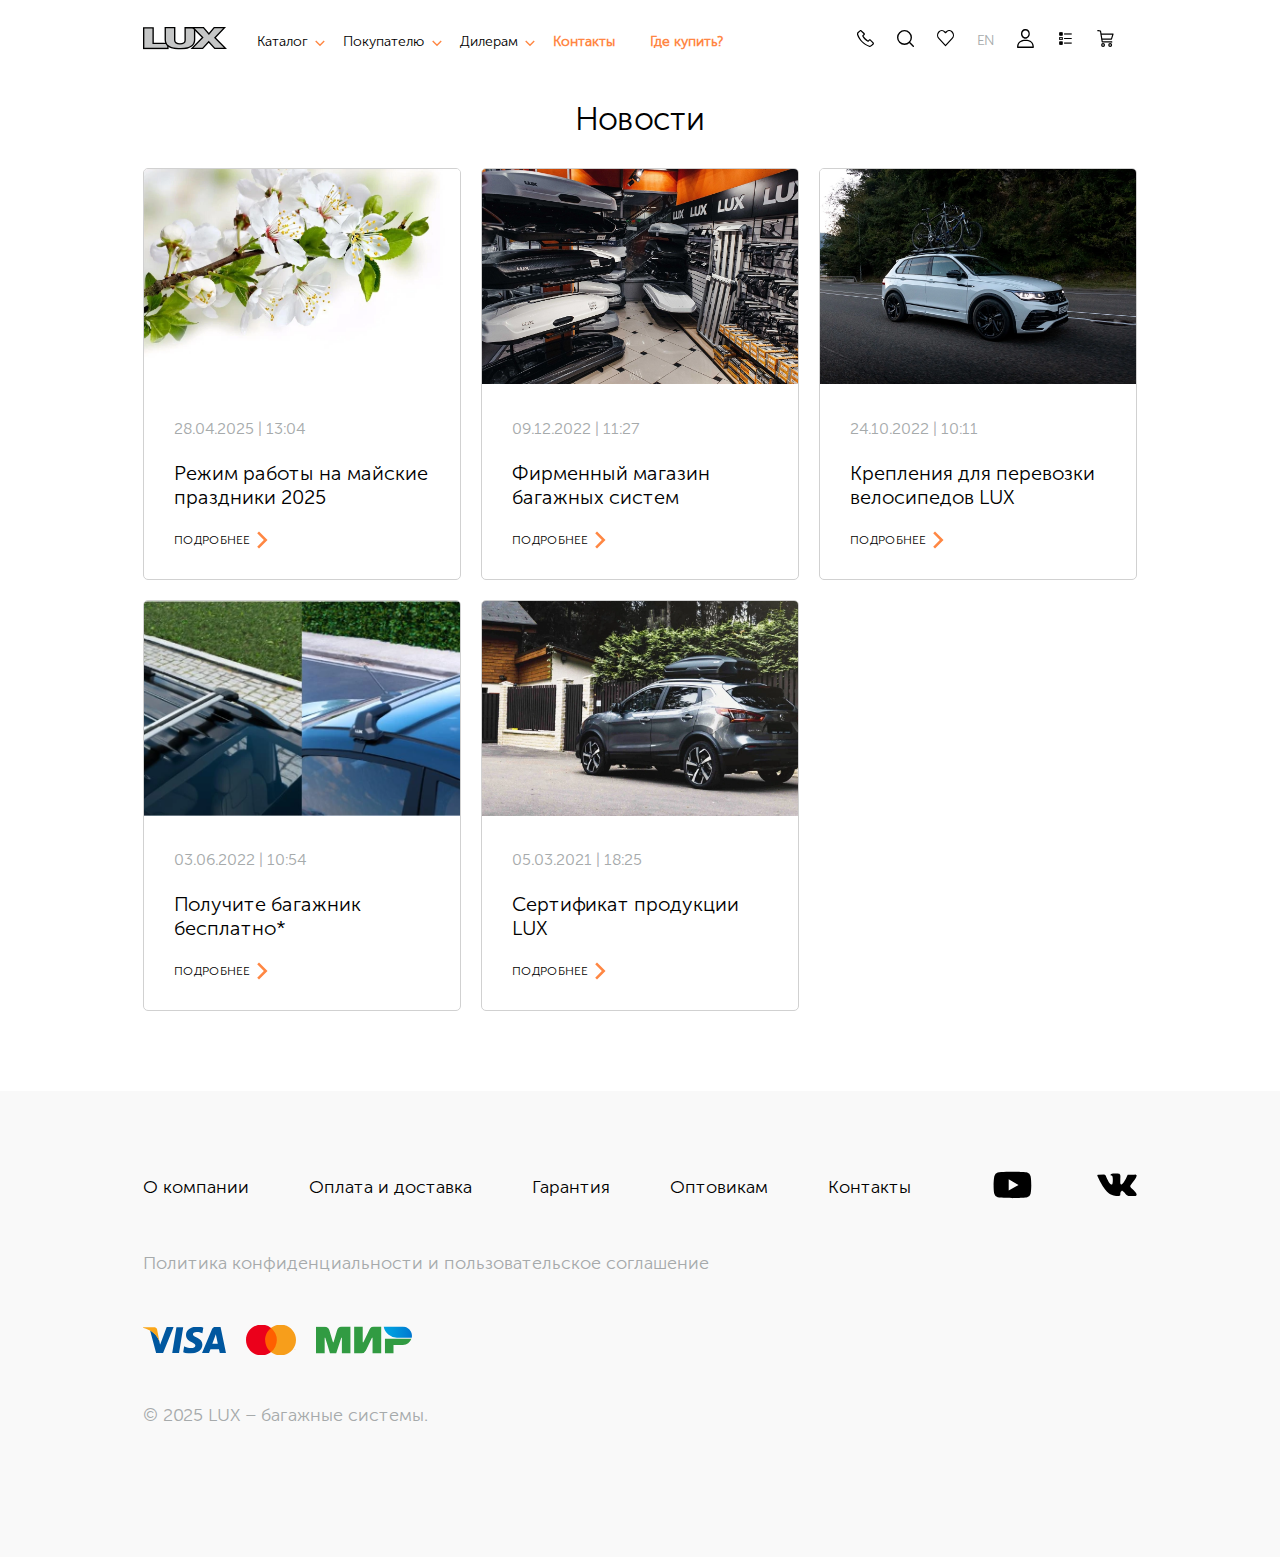
<file: news-page.html>
<!DOCTYPE html>
<html lang="ru">
<head>
    <meta charset="UTF-8">
    <meta name="viewport" content="width=device-width, initial-scale=1.0">
    <title>Новости</title>
    <meta name="description" content="Описание сайта">
    <link rel="stylesheet" href="assets/css/style.css">
</head>
<body>
    <div class="body__container">
        <!-- Шапка начало -->
        <header class="header">
            <div class="container">
                <div class="header__wrapper">
                    <div class="header__left">
                        <a href="index.html" class="header__logo custom-logo">
                            <img src="assets/icons/logo.svg" alt="логотиип сайта" width="84" height="23" loading="lazy" class="custom-logo">
                        </a>                        
                        <nav class="header__nav">
                            <ul>
                                <li>
                                    <a href="#">Каталог</a>
                                    <ul>
                                        <li><a href="#">Багажники на крышу</a></li>
                                        <li><a href="#">Багажные боксы</a></li>
                                        <li><a href="#">Багажные корзины</a></li>
                                        <li><a href="#">Велокрепления</a></li>
                                        <li><a href="#">Крепления для перевозки лыж и сноубордов</a></li>
                                        <li><a href="#">Сопутствующие товары</a></li>
                                    </ul>
                                </li>
                                <li>
                                    <a href="#">Покупателю</a>
                                    <ul>
                                        <li><a href="about.html">О компании</a></li>
                                        <li><a href="pay-delivery.html">Оплата и доставка</a></li>
                                        <li><a href="warranty.html">Гарантия</a></li>
                                        <li><a href="news-page.html">Новости</a></li>
                                        <li><a href="#">Галерея</a></li>
                                        <li><a href="where-to-buy.html">Где купить?</a></li>
                                    </ul>
                                </li>
                                <li>
                                    <a href="#">Дилерам</a>
                                    <ul>
                                        <li><a href="#">Как стать дилером</a></li>
                                        <li><a href="#">Кабинет дилера</a></li>
                                    </ul>
                                </li>
                                <li><a href="#">Контакты</a></li>
                                <li><a href="#">Где купить?</a></li>
                            </ul>
                        </nav>       
                                     
                    </div>
                    <div class="header__right">
                        <ul class="header__right-list">
                            <li>
                                <a href="#">
                                    <img src="assets/icons/phone.svg" alt="Телефон" width="40" height="17" loading="lazy">
                                </a>
                            </li>
                            <li>                                
                                <img src="assets/icons/search.svg" alt="Поиск" width="40" height="17" loading="lazy">                                
                            </li>
                            <li>
                                <a href="#">
                                    <img src="assets/icons/like.svg" alt="Избранное" width="40" height="17" loading="lazy"> 
                                </a>
                            </li>
                            <li class="header__lang-item">
                                <a href="#" class="header__lang">
                                    EN
                                </a>
                            </li>
                            <li>
                                <a href="#">
                                    <img src="assets/icons/user.svg" alt="Личный кабинет" width="40" height="17" loading="lazy">
                                </a>
                            </li>
                            <li>
                                <a href="#">
                                    <img src="assets/icons/toggle.png" alt="Сравнение" width="40" height="17" loading="lazy">
                                </a>
                            </li>
                            <li>
                                <a href="#">
                                   <img src="assets/icons/cart.svg" alt="корзина" width="40" height="17" loading="lazy">
                                </a>
                            </li>
                        </ul>
                        <div class="hamburger">
                            <span></span>
                            <span></span>
                            <span></span>
                        </div>
                    </div>
                </div>
            </div>
            <nav class="header__mobile">
                <ul>
                    <li>
                        <a href="#">Каталог</a>
                        <ul>
                            <li><a href="#">Багажники на крышу</a></li>
                            <li><a href="#">Багажные боксы</a></li>
                            <li><a href="#">Багажные корзины</a></li>
                            <li><a href="#">Велокрепления</a></li>
                            <li><a href="#">Крепления для перевозки лыж и сноубордов</a></li>
                            <li><a href="#">Сопутствующие товары</a></li>
                        </ul>
                    </li>
                    <li>
                        <a href="#">Покупателю</a>
                        <ul>
                            <li><a href="about.html">О компании</a></li>
                            <li><a href="pay-delivery.html">Оплата и доставка</a></li>
                            <li><a href="warranty.html">Гарантия</a></li>
                            <li><a href="news-page.html">Новости</a></li>
                            <li><a href="#">Галерея</a></li>
                            <li><a href="where-to-buy.html">Где купить?</a></li>
                        </ul>
                    </li>
                    <li>
                        <a href="#">Дилерам</a>
                        <ul>
                            <li><a href="#">Как стать дилером</a></li>
                            <li><a href="#">Кабинет дилера</a></li>
                        </ul>
                    </li>
                    <li><a href="#">Контакты</a></li>
                    <li><a href="#"><b>купить?</b></a></li>
                </ul>
                <div class="change__lingue">EN</div>
            </nav>    
        </header>
        <!-- Шапка конец -->       
        <main class="content">         
            <aside class="sitebar sitebar__news">
                <nav class="sitebar__nav sitebar__nav-news">
                    <ul>
                        <li><a href="#">Как стать дилером </a></li>
                        <li><a href="#">Новости </a></li>
                        <li><a href="#">Контактная информация </a></li>
                        <li><a href="#">Оплата </a></li>
                    </ul>
                </nav>
            </aside>       
            <section class="news-page">
                <div class="container">
                    <h1 class="news__page-title title">Новости</h1>
                    <div class="news-page__grid">
                        <!-- Новсть 1 -->
                        <a href="#" class="news-page__item">
                            <picture>
                                <source media="(max-width:765px)" srcset="assets/img/mobile/news/news-slide-mobile-01.webp">
                                <source media="(min-width:766px)" srcset="assets/img/desktop/news/news-slide-01.webp">
                                <img src="assets/img/desktop/news/news-slide-01.webp" alt="График работы на майские праздники" class="news-page__item-img" width="270" height="215" loading="lazy">
                            </picture>
                            <div class="news-page__item-inner">
                                <h3 class="news-page__item-date">28.04.2025 | 13:04</h3>                                                        
                                <h2 class="news-page__item-title">Режим работы на майские праздники 2025</h2>
                                <div class="news-page__item-bottom">
                                    <span class="news-page__item-more">Подробнее</span>
                                    <img src="assets/icons/arrow.svg" alt="Фирменные багажные системы город Москва" class="news-page__shewron" width="18" height="18" loading="lazy">
                                </div>
                            </div>                            
                        </a>
                        <!-- Новсть 2 -->
                        <a href="#" class="news-page__item">
                            <picture>
                                <source media="(max-width:765px)" srcset="assets/img/mobile/news/news-slide-mobile-02.webp">
                                <source media="(min-width:766px)" srcset="assets/img/desktop/news/news-slide-02.webp">
                                <img src="assets/img/desktop/news/news-slide-02.webp" alt="Фирменный магазин багажных систем" class="news-page__item-img" width="270" height="215" loading="lazy">
                            </picture>
                            <div class="news-page__item-inner">
                                <h3 class="news-page__item-date">09.12.2022 | 11:27</h3>                                                        
                                <h2 class="news-page__item-title">Фирменный магазин багажных систем </h2>
                                <div class="news-page__item-bottom">
                                    <span class="news-page__item-more">Подробнее</span>
                                    <img src="assets/icons/arrow.svg" alt="Фирменные багажные системы город Москва" class="news-page__shewron" width="18" height="18" loading="lazy">
                                </div>
                            </div>                            
                        </a>
                        <!-- Новсть 3 -->
                        <a href="#" class="news-page__item">
                            <picture>
                                <source media="(max-width:765px)" srcset="assets/img/mobile/news/news-slide-mobile-03.webp">
                                <source media="(min-width:766px)" srcset="assets/img/desktop/news/news-slide-03.webp">
                                <img src="assets/img/desktop/news/news-slide-03.webp" alt="График работы на майские праздники" class="news-page__item-img" width="270" height="215" loading="lazy">
                            </picture>
                            <div class="news-page__item-inner">
                                <h3 class="news-page__item-date">24.10.2022 | 10:11</h3>                                                        
                                <h2 class="news-page__item-title">Крепления для перевозки велосипедов LUX</h2>
                                <div class="news-page__item-bottom">
                                    <span class="news-page__item-more">Подробнее</span>
                                    <img src="assets/icons/arrow.svg" alt="Крепления для перевозки велосипедов LUX" class="news-page__shewron" width="18" height="18" loading="lazy">
                                </div>
                            </div>                            
                        </a>
                        <!-- Новсть 4 -->
                        <a href="#" class="news-page__item">
                            <picture>
                                <source media="(max-width:765px)" srcset="assets/img/mobile/news/news-slide-mobile-04.webp">
                                <source media="(min-width:766px)" srcset="assets/img/desktop/news/news-slide-04.webp">
                                <img src="assets/img/desktop/news/news-slide-04.webp" alt="График работы на майские праздники" class="news-page__item-img" width="270" height="215" loading="lazy">
                            </picture>
                            <div class="news-page__item-inner">
                                <h3 class="news-page__item-date">03.06.2022 | 10:54</h3>                                                        
                                <h2 class="news-page__item-title">Получите багажник бесплатно*</h2>
                                <div class="news-page__item-bottom">
                                    <span class="news-page__item-more">Подробнее</span>
                                    <img src="assets/icons/arrow.svg" alt="Фирменные багажные системы город Москва" class="news-page__shewron" width="18" height="18" loading="lazy">
                                </div>
                            </div>                            
                        </a>
                        <!-- Новсть 5 -->
                        <a href="#" class="news-page__item">
                            <picture>
                                <source media="(max-width:765px)" srcset="assets/img/mobile/news/news-slide-mobile-05.webp">
                                <source media="(min-width:766px)" srcset="assets/img/desktop/news/news-slide-05.webp">
                                <img src="assets/img/desktop/news/news-slide-05.webp" alt="График работы на майские праздники" class="news-page__item-img" width="270" height="215" loading="lazy">
                            </picture>
                            <div class="news-page__item-inner">
                                <h3 class="news-page__item-date">05.03.2021 | 18:25</h3>                                                        
                                <h2 class="news-page__item-title">Сертификат продукции LUX</h2>
                                <div class="news-page__item-bottom">
                                    <span class="news-page__item-more">Подробнее</span>
                                    <img src="assets/icons/arrow.svg" alt="Фирменные багажные системы город Москва" class="news-page__shewron" width="18" height="18" loading="lazy">
                                </div>
                            </div>                            
                        </a>
                    </div>
                </div>                
            </section>                          
        </main>
         <!-- Подвал начало-->
        <footer class="footer">
            <div class="container">
                <div class="footer__wrapper">
                    <nav class="footer__nav">
                        <ul class="footer__nav-list">
                            <li><a href="#">О компании</a></li>
                            <li><a href="#">Оплата и доставка</a></li>
                            <li><a href="#">Гарантия</a></li>
                            <li><a href="#">Оптовикам</a></li>
                            <li><a href="#">Контакты</a></li>
                        </ul>
                    </nav>
                    <div class="footer__social">
                        <a href="#" class="footer__social-link">
                            <svg xmlns='http://www.w3.org/2000/svg' width='39' height='28' viewBox='0 0 39 28'>
                                <path class="social-icon" d='M37.53 4.88a4.72 4.72 0 00-3.33-3.32C31.26.75 19.46.75 19.46.75s-11.8 0-14.75.78A4.82 4.82 0 001.4 4.88C.6 7.83.6 13.94.6 13.94s0 6.15.78 9.07a4.72 4.72 0 003.32 3.32c2.98.8 14.75.8 14.75.8s11.8 0 14.74-.77a4.72 4.72 0 003.33-3.32c.77-2.95.77-9.06.77-9.06s.03-6.15-.77-9.1zM15.7 19.59V8.3l9.81 5.65-9.8 5.65z' />
                            </svg>
                        </a>
                        <a href="#" class="footer__social-link">
                            <svg xmlns='http://www.w3.org/2000/svg' width='40' height='24' viewBox='0 0 40 24'>
                                <path class="social-icon" d='M35.2 9.99c.57-.72 1.01-1.3 1.34-1.74C38.9 5.1 39.93 3.1 39.6 2.22l-.12-.2c-.08-.13-.3-.24-.64-.34-.34-.1-.78-.12-1.3-.05l-5.9.04a1.68 1.68 0 00-.69.07l-.1.05-.08.06a.9.9 0 00-.22.22c-.09.1-.16.22-.21.36a33.43 33.43 0 01-3.59 6.81 10.5 10.5 0 01-1.06 1.37c-.29.3-.55.53-.78.71-.23.18-.41.25-.53.23a10.3 10.3 0 01-.35-.09c-.2-.12-.35-.29-.46-.5-.12-.21-.2-.48-.24-.8a8.65 8.65 0 01-.06-1.81c.02-.42.02-.71.02-.86a50.44 50.44 0 01.08-3.14c.02-.35.02-.73.02-1.12a3.27 3.27 0 00-.29-1.59 1.1 1.1 0 00-.41-.5c-.19-.1-.42-.2-.69-.27C21.3.71 20.36.62 19.24.6c-2.54-.02-4.17.14-4.9.5-.28.15-.54.35-.77.61-.25.3-.28.47-.1.5.82.11 1.4.4 1.74.87l.12.25c.1.18.2.5.29.94a15.92 15.92 0 01.18 4.06c-.07.71-.13 1.26-.2 1.66a3.33 3.33 0 01-.51 1.41.36.36 0 01-.1.1c-.19.07-.37.1-.56.1-.2 0-.42-.09-.7-.28-.27-.2-.55-.45-.85-.79-.3-.33-.62-.8-1-1.4-.36-.6-.74-1.31-1.14-2.13l-.33-.6a50.1 50.1 0 01-1.78-3.79c-.1-.29-.27-.5-.5-.65l-.1-.07a2.2 2.2 0 00-.8-.3l-5.6.04c-.58 0-.97.13-1.17.39l-.09.12a.66.66 0 00-.06.33c0 .15.04.33.12.55a67.63 67.63 0 005.19 9.9 50.88 50.88 0 004.2 5.57l.51.5c.33.32.81.71 1.45 1.17.63.46 1.33.91 2.1 1.35.78.45 1.68.81 2.7 1.09 1.03.28 2.02.4 3 .34h2.35c.48-.04.84-.2 1.09-.45l.08-.1a2.1 2.1 0 00.23-.94c-.02-.6.02-1.12.13-1.6.1-.47.21-.82.34-1.06a2.62 2.62 0 01.8-.9c.06-.04.12-.06.16-.07.32-.11.71 0 1.15.31.45.33.87.72 1.25 1.2.4.46.86 1 1.4 1.58A9.59 9.59 0 0030 22.22l.41.25c.28.16.63.31 1.07.45.44.14.82.17 1.15.1l5.24-.08c.52 0 .92-.09 1.21-.26.29-.17.46-.36.51-.56.06-.2.06-.44.01-.7-.05-.26-.1-.44-.14-.54l-.13-.26c-.69-1.22-2-2.73-3.92-4.52l-.04-.04-.02-.03-.02-.02h-.02c-.87-.83-1.43-1.39-1.66-1.68-.42-.54-.52-1.1-.29-1.66.17-.42.78-1.32 1.85-2.68z' />
                            </svg>
                        </a>                       
                    </div>
                </div>
                <a href="#" class="footer__policy">Политика конфиденциальности и пользовательское соглашение</a>
                <div class="footer__pay">
                    <img src="assets/icons/paysys-1.svg" alt="оплата Visa" class="footer__pay-item" width="83" height="27" loading="lazy">
                    <img src="assets/icons/paysys-2.svg" alt="оплата MasterCart" class="footer__pay-item" width="50" height="30" loading="lazy">
                     <img src="assets/icons/paysys-3.svg" alt="оплата МИР" class="footer__pay-item" width="96" height="28" loading="lazy">
                </div>
                <div class="footer__bottom">
                    <div class="footer__copy">© 2025 LUX – багажные системы.</div>
                </div>
            </div>
        </footer>
        <!-- Подвал конец-->
    </div>
    <script src="assets/js/mobile-menu.js"></script>
</body>
</html>
</file>
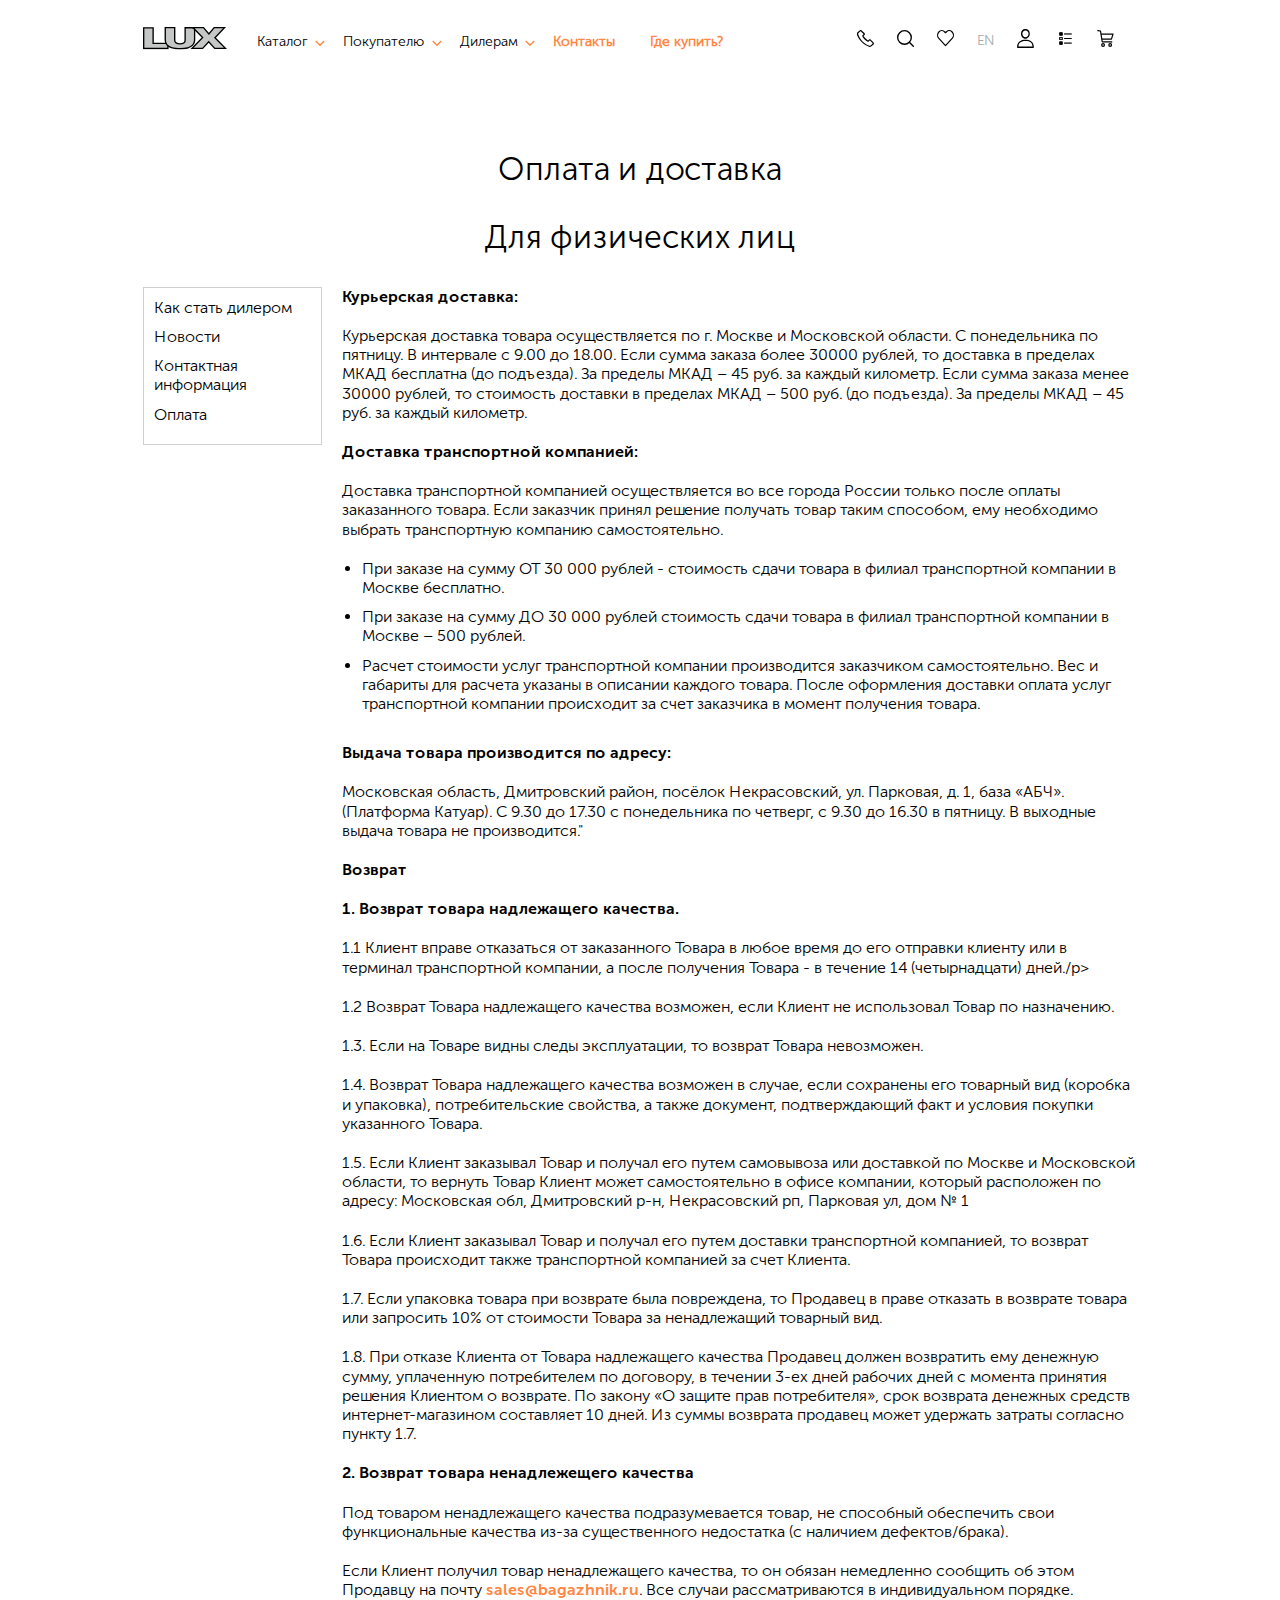
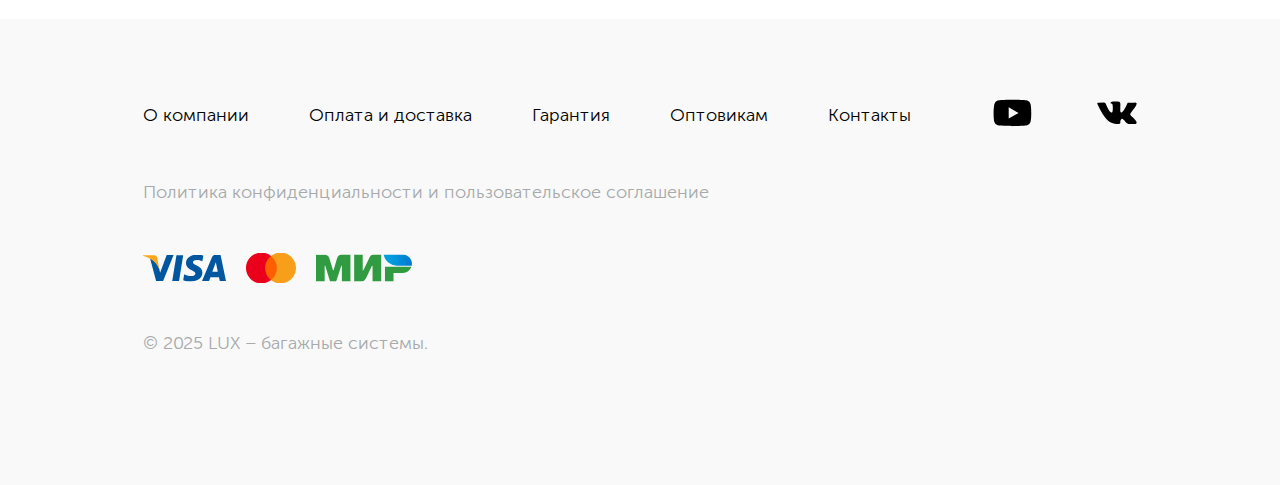
<file: pay-delivery.html>
<!DOCTYPE html>
<html lang="ru">
<head>
    <meta charset="UTF-8">
    <meta name="viewport" content="width=device-width, initial-scale=1.0">
    <title>Оплата и доставка</title>
    <meta name="description" content="Описание сайта">
    <link rel="stylesheet" href="assets/css/style.css">
</head>
<body>
    <div class="body__container">
        <!-- Шапка начало -->
        <header class="header">
            <div class="container">
                <div class="header__wrapper">
                    <div class="header__left">
                        <a href="index.html" class="header__logo custom-logo">
                            <img src="assets/icons/logo.svg" alt="логотиип сайта" width="84" height="23" loading="lazy" class="custom-logo">
                        </a>                        
                        <nav class="header__nav">
                            <ul>
                                <li>
                                    <a href="#">Каталог</a>
                                    <ul>
                                        <li><a href="#">Багажники на крышу</a></li>
                                        <li><a href="#">Багажные боксы</a></li>
                                        <li><a href="#">Багажные корзины</a></li>
                                        <li><a href="#">Велокрепления</a></li>
                                        <li><a href="#">Крепления для перевозки лыж и сноубордов</a></li>
                                        <li><a href="#">Сопутствующие товары</a></li>
                                    </ul>
                                </li>
                                <li>
                                    <a href="#">Покупателю</a>
                                    <ul>
                                        <li><a href="about.html">О компании</a></li>
                                        <li><a href="pay-delivery.html">Оплата и доставка</a></li>
                                        <li><a href="warranty.html">Гарантия</a></li>
                                        <li><a href="news-page.html">Новости</a></li>
                                        <li><a href="#">Галерея</a></li>
                                        <li><a href="where-to-buy.html">Где купить?</a></li>
                                    </ul>
                                </li>
                                <li>
                                    <a href="#">Дилерам</a>
                                    <ul>
                                        <li><a href="#">Как стать дилером</a></li>
                                        <li><a href="#">Кабинет дилера</a></li>
                                    </ul>
                                </li>
                                <li><a href="#">Контакты</a></li>
                                <li><a href="#">Где купить?</a></li>
                            </ul>
                        </nav>       
                                     
                    </div>
                    <div class="header__right">
                        <ul class="header__right-list">
                            <li>
                                <a href="#">
                                    <img src="assets/icons/phone.svg" alt="Телефон" width="40" height="17" loading="lazy">
                                </a>
                            </li>
                            <li>                                
                                <img src="assets/icons/search.svg" alt="Поиск" width="40" height="17" loading="lazy">                                
                            </li>
                            <li>
                                <a href="#">
                                    <img src="assets/icons/like.svg" alt="Избранное" width="40" height="17" loading="lazy"> 
                                </a>
                            </li>
                            <li class="header__lang-item">
                                <a href="#" class="header__lang">
                                    EN
                                </a>
                            </li>
                            <li>
                                <a href="#">
                                    <img src="assets/icons/user.svg" alt="Личный кабинет" width="40" height="17" loading="lazy">
                                </a>
                            </li>
                            <li>
                                <a href="#">
                                    <img src="assets/icons/toggle.png" alt="Сравнение" width="40" height="17" loading="lazy">
                                </a>
                            </li>
                            <li>
                                <a href="#">
                                   <img src="assets/icons/cart.svg" alt="корзина" width="40" height="17" loading="lazy">
                                </a>
                            </li>
                        </ul>
                        <div class="hamburger">
                            <span></span>
                            <span></span>
                            <span></span>
                        </div>
                    </div>
                </div>
            </div>
            <nav class="header__mobile">
                <ul>
                    <li>
                        <a href="#">Каталог</a>
                        <ul>
                            <li><a href="#">Багажники на крышу</a></li>
                            <li><a href="#">Багажные боксы</a></li>
                            <li><a href="#">Багажные корзины</a></li>
                            <li><a href="#">Велокрепления</a></li>
                            <li><a href="#">Крепления для перевозки лыж и сноубордов</a></li>
                            <li><a href="#">Сопутствующие товары</a></li>
                        </ul>
                    </li>
                    <li>
                        <a href="#">Покупателю</a>
                        <ul>
                            <li><a href="about.html">О компании</a></li>
                            <li><a href="pay-delivery.html">Оплата и доставка</a></li>
                            <li><a href="warranty.html">Гарантия</a></li>
                            <li><a href="news-page.html">Новости</a></li>
                            <li><a href="#">Галерея</a></li>
                            <li><a href="where-to-buy.html">Где купить?</a></li>
                        </ul>
                    </li>
                    <li>
                        <a href="#">Дилерам</a>
                        <ul>
                            <li><a href="#">Как стать дилером</a></li>
                            <li><a href="#">Кабинет дилера</a></li>
                        </ul>
                    </li>
                    <li><a href="#">Контакты</a></li>
                    <li><a href="#"><b>купить?</b></a></li>
                </ul>
                <div class="change__lingue">EN</div>
            </nav>    
        </header>
        <!-- Шапка конец -->       
        <main class="content">    
            <div class="container">
                <div class="delivery__head">
                    <h1 class="delivery__title title">Оплата и доставка</h1>
                    <h2 class="delivery__subtitle title">Для физических лиц</h2>
                </div>               
                <div class="wrapper">
                    <aside class="sitebar about__sitebar">
                        <nav class="sitebar__nav about__nav">
                            <ul>
                                <li><a href="#">Как стать дилером </a></li>
                                <li><a href="#">Новости </a></li>
                                <li><a href="#">Контактная информация </a></li>
                                <li><a href="#">Оплата </a></li>
                            </ul>
                        </nav>
                    </aside>
                    <div class="box">
                        <section class="about__information delivery__main">              
                            <p class="descr"><b>Курьерская доставка:</b></p>
                            <p class="descr">Курьерская доставка товара осуществляется по г. Москве и Московской области. С понедельника по пятницу. В интервале с 9.00 до 18.00. Если сумма заказа более 30000 рублей, то доставка в пределах МКАД бесплатна (до подъезда). За пределы МКАД – 45 руб. за каждый километр. Если сумма заказа менее 30000 рублей, то стоимость доставки в пределах МКАД – 500 руб. (до подъезда). За пределы МКАД – 45 руб. за каждый километр.</p>
                            <p class="descr"><b>Доставка транспортной компанией:</b></p>
                            <p class="descr">Доставка транспортной компанией осуществляется во все города России только после оплаты заказанного товара. Если заказчик принял решение получать товар таким способом, ему необходимо выбрать транспортную компанию самостоятельно.</p>
                            <ul class="list">
                                <li class="list__item">При заказе на сумму ОТ 30 000 рублей - стоимость сдачи товара в филиал транспортной компании в Москве бесплатно.</li>
                                <li class="list__item">При заказе на сумму ДО 30 000 рублей стоимость сдачи товара в филиал транспортной компании в Москве – 500 рублей.</li>
                                <li class="list__item">Расчет стоимости услуг транспортной компании производится заказчиком самостоятельно. Вес и габариты для расчета указаны в описании каждого товара. После оформления доставки оплата услуг транспортной компании происходит за счет заказчика в момент получения товара.</li>
                            </ul>
                            <p class="descr"><b>Выдача товара производится по адресу:</b></p>
                            <p class="descr">Московская область, Дмитровский район, посёлок Некрасовский, ул. Парковая, д. 1, база «АБЧ».(Платформа Катуар). С 9.30 до 17.30 с понедельника по четверг, с 9.30 до 16.30 в пятницу. В выходные выдача товара не производится."</p>
                            <p class="descr"><b>Возврат</b></p>
                            <p class="descr"><b>1. Возврат товара надлежащего качества.</b></p>
                            <p class="descr">1.1 Клиент вправе отказаться от заказанного Товара в любое время до его отправки клиенту или в терминал транспортной компании, а после получения Товара - в течение 14 (четырнадцати) дней./p>
                            <p class="descr">1.2 Возврат Товара надлежащего качества возможен, если Клиент не использовал Товар по назначению.</p>
                            <p class="descr">1.3. Если на Товаре видны следы эксплуатации, то возврат Товара невозможен.</p>
                            <p class="descr">1.4. Возврат Товара надлежащего качества возможен в случае, если сохранены его товарный вид (коробка и упаковка), потребительские свойства, а также документ, подтверждающий факт и условия покупки указанного Товара.</p>
                            <p class="descr">1.5. Если Клиент заказывал Товар и получал его путем самовывоза или доставкой по Москве и Московской области, то вернуть Товар Клиент может самостоятельно в офисе компании, который расположен по адресу: Московская обл, Дмитровский р-н, Некрасовский рп, Парковая ул, дом № 1</p>
                            <p class="descr">1.6. Если Клиент заказывал Товар и получал его путем доставки транспортной компанией, то возврат Товара происходит также транспортной компанией за счет Клиента.</p>
                            <p class="descr">1.7. Если упаковка товара при возврате была повреждена, то Продавец в праве отказать в возврате товара или запросить 10% от стоимости Товара за ненадлежащий товарный вид.</p>
                            <p class="descr">1.8. При отказе Клиента от Товара надлежащего качества Продавец должен возвратить ему денежную сумму, уплаченную потребителем по договору, в течении 3-ех дней рабочих дней с момента принятия решения Клиентом о возврате. По закону «О защите прав потребителя», срок возврата денежных средств интернет-магазином составляет 10 дней. Из суммы возврата продавец может удержать затраты согласно пункту 1.7.</p>
                            <p class="descr"><b>2. Возврат товара ненадлежещего качества</b></p>
                            <p class="descr">Под товаром ненадлежащего качества подразумевается товар, не способный обеспечить свои функциональные качества из-за существенного недостатка (с наличием дефектов/брака).</p>
                            <p class="descr">Если Клиент получил товар ненадлежащего качества, то он обязан немедленно сообщить об этом Продавцу на почту <a href="mail-to:sales@bagazhnik.ru">sales@bagazhnik.ru</a>. Все случаи рассматриваются в индивидуальном порядке.</p>                         
                        </section> 
                    </div>
                </div>
            </div>                             
        </main>
         <!-- Подвал начало-->
        <footer class="footer">
            <div class="container">
                <div class="footer__wrapper">
                    <nav class="footer__nav">
                        <ul class="footer__nav-list">
                            <li><a href="#">О компании</a></li>
                            <li><a href="#">Оплата и доставка</a></li>
                            <li><a href="#">Гарантия</a></li>
                            <li><a href="#">Оптовикам</a></li>
                            <li><a href="#">Контакты</a></li>
                        </ul>
                    </nav>
                    <div class="footer__social">
                        <a href="#" class="footer__social-link">
                            <svg xmlns='http://www.w3.org/2000/svg' width='39' height='28' viewBox='0 0 39 28'>
                                <path class="social-icon" d='M37.53 4.88a4.72 4.72 0 00-3.33-3.32C31.26.75 19.46.75 19.46.75s-11.8 0-14.75.78A4.82 4.82 0 001.4 4.88C.6 7.83.6 13.94.6 13.94s0 6.15.78 9.07a4.72 4.72 0 003.32 3.32c2.98.8 14.75.8 14.75.8s11.8 0 14.74-.77a4.72 4.72 0 003.33-3.32c.77-2.95.77-9.06.77-9.06s.03-6.15-.77-9.1zM15.7 19.59V8.3l9.81 5.65-9.8 5.65z' />
                            </svg>
                        </a>
                        <a href="#" class="footer__social-link">
                            <svg xmlns='http://www.w3.org/2000/svg' width='40' height='24' viewBox='0 0 40 24'>
                                <path class="social-icon" d='M35.2 9.99c.57-.72 1.01-1.3 1.34-1.74C38.9 5.1 39.93 3.1 39.6 2.22l-.12-.2c-.08-.13-.3-.24-.64-.34-.34-.1-.78-.12-1.3-.05l-5.9.04a1.68 1.68 0 00-.69.07l-.1.05-.08.06a.9.9 0 00-.22.22c-.09.1-.16.22-.21.36a33.43 33.43 0 01-3.59 6.81 10.5 10.5 0 01-1.06 1.37c-.29.3-.55.53-.78.71-.23.18-.41.25-.53.23a10.3 10.3 0 01-.35-.09c-.2-.12-.35-.29-.46-.5-.12-.21-.2-.48-.24-.8a8.65 8.65 0 01-.06-1.81c.02-.42.02-.71.02-.86a50.44 50.44 0 01.08-3.14c.02-.35.02-.73.02-1.12a3.27 3.27 0 00-.29-1.59 1.1 1.1 0 00-.41-.5c-.19-.1-.42-.2-.69-.27C21.3.71 20.36.62 19.24.6c-2.54-.02-4.17.14-4.9.5-.28.15-.54.35-.77.61-.25.3-.28.47-.1.5.82.11 1.4.4 1.74.87l.12.25c.1.18.2.5.29.94a15.92 15.92 0 01.18 4.06c-.07.71-.13 1.26-.2 1.66a3.33 3.33 0 01-.51 1.41.36.36 0 01-.1.1c-.19.07-.37.1-.56.1-.2 0-.42-.09-.7-.28-.27-.2-.55-.45-.85-.79-.3-.33-.62-.8-1-1.4-.36-.6-.74-1.31-1.14-2.13l-.33-.6a50.1 50.1 0 01-1.78-3.79c-.1-.29-.27-.5-.5-.65l-.1-.07a2.2 2.2 0 00-.8-.3l-5.6.04c-.58 0-.97.13-1.17.39l-.09.12a.66.66 0 00-.06.33c0 .15.04.33.12.55a67.63 67.63 0 005.19 9.9 50.88 50.88 0 004.2 5.57l.51.5c.33.32.81.71 1.45 1.17.63.46 1.33.91 2.1 1.35.78.45 1.68.81 2.7 1.09 1.03.28 2.02.4 3 .34h2.35c.48-.04.84-.2 1.09-.45l.08-.1a2.1 2.1 0 00.23-.94c-.02-.6.02-1.12.13-1.6.1-.47.21-.82.34-1.06a2.62 2.62 0 01.8-.9c.06-.04.12-.06.16-.07.32-.11.71 0 1.15.31.45.33.87.72 1.25 1.2.4.46.86 1 1.4 1.58A9.59 9.59 0 0030 22.22l.41.25c.28.16.63.31 1.07.45.44.14.82.17 1.15.1l5.24-.08c.52 0 .92-.09 1.21-.26.29-.17.46-.36.51-.56.06-.2.06-.44.01-.7-.05-.26-.1-.44-.14-.54l-.13-.26c-.69-1.22-2-2.73-3.92-4.52l-.04-.04-.02-.03-.02-.02h-.02c-.87-.83-1.43-1.39-1.66-1.68-.42-.54-.52-1.1-.29-1.66.17-.42.78-1.32 1.85-2.68z' />
                            </svg>
                        </a>                       
                    </div>
                </div>
                <a href="#" class="footer__policy">Политика конфиденциальности и пользовательское соглашение</a>
                <div class="footer__pay">
                    <img src="assets/icons/paysys-1.svg" alt="оплата Visa" class="footer__pay-item" width="83" height="27" loading="lazy">
                    <img src="assets/icons/paysys-2.svg" alt="оплата MasterCart" class="footer__pay-item" width="50" height="30" loading="lazy">
                     <img src="assets/icons/paysys-3.svg" alt="оплата МИР" class="footer__pay-item" width="96" height="28" loading="lazy">
                </div>
                <div class="footer__bottom">
                    <div class="footer__copy">© 2025 LUX – багажные системы.</div>
                </div>
            </div>
        </footer>
        <!-- Подвал конец-->
    </div>
    <script src="assets/js/mobile-menu.js"></script>
</body>
</html>
</file>
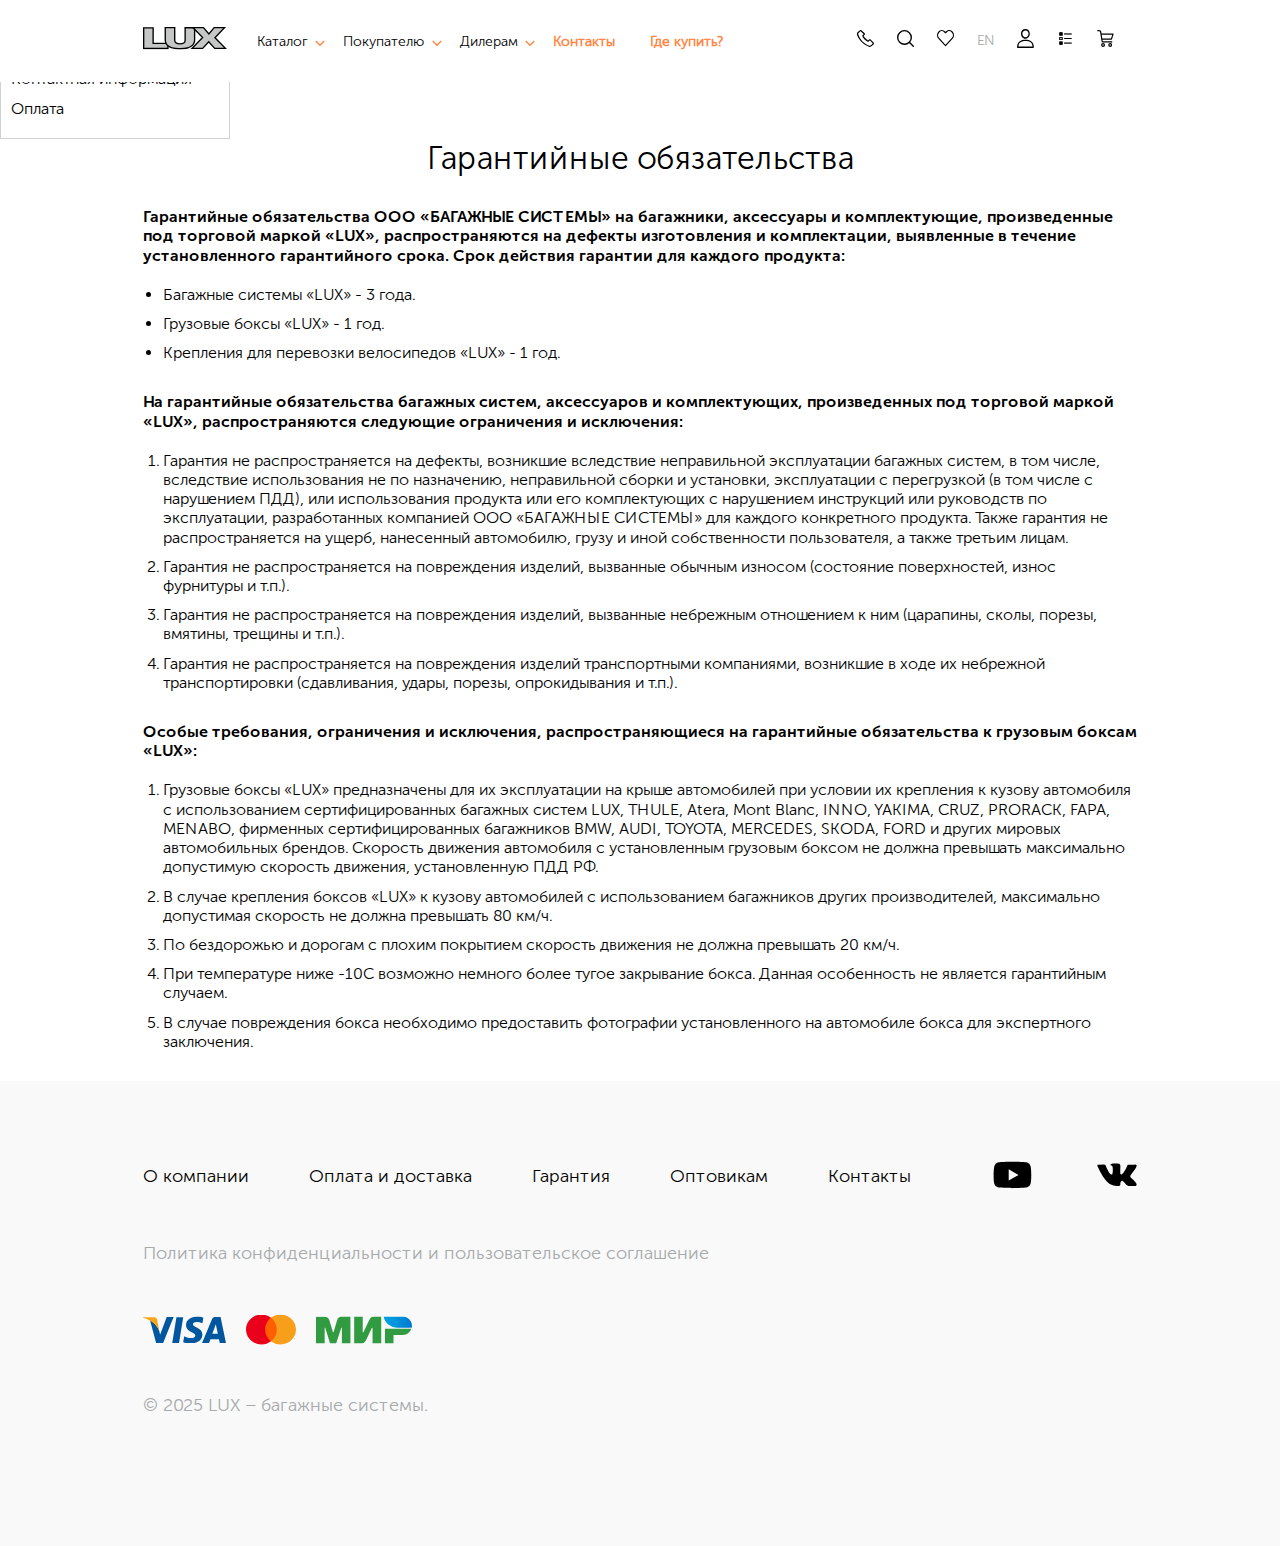
<file: warranty.html>
<!DOCTYPE html>
<html lang="ru">
<head>
    <meta charset="UTF-8">
    <meta name="viewport" content="width=device-width, initial-scale=1.0">
    <title>Оплата и доставка</title>
    <meta name="description" content="Описание сайта">
    <link rel="stylesheet" href="assets/css/style.css">
</head>
<body>
    <div class="body__container">
        <!-- Шапка начало -->
        <header class="header">
            <div class="container">
                <div class="header__wrapper">
                    <div class="header__left">
                        <a href="index.html" class="header__logo custom-logo">
                            <img src="assets/icons/logo.svg" alt="логотиип сайта" width="84" height="23" loading="lazy" class="custom-logo">
                        </a>                        
                        <nav class="header__nav">
                            <ul>
                                <li>
                                    <a href="#">Каталог</a>
                                    <ul>
                                        <li><a href="#">Багажники на крышу</a></li>
                                        <li><a href="#">Багажные боксы</a></li>
                                        <li><a href="#">Багажные корзины</a></li>
                                        <li><a href="#">Велокрепления</a></li>
                                        <li><a href="#">Крепления для перевозки лыж и сноубордов</a></li>
                                        <li><a href="#">Сопутствующие товары</a></li>
                                    </ul>
                                </li>
                                <li>
                                    <a href="#">Покупателю</a>
                                    <ul>
                                        <li><a href="about.html">О компании</a></li>
                                        <li><a href="pay-delivery.html">Оплата и доставка</a></li>
                                        <li><a href="warranty.html">Гарантия</a></li>
                                        <li><a href="news-page.html">Новости</a></li>
                                        <li><a href="#">Галерея</a></li>
                                        <li><a href="where-to-buy.html">Где купить?</a></li>
                                    </ul>
                                </li>
                                <li>
                                    <a href="#">Дилерам</a>
                                    <ul>
                                        <li><a href="#">Как стать дилером</a></li>
                                        <li><a href="#">Кабинет дилера</a></li>
                                    </ul>
                                </li>
                                <li><a href="#">Контакты</a></li>
                                <li><a href="#">Где купить?</a></li>
                            </ul>
                        </nav>       
                                     
                    </div>
                    <div class="header__right">
                        <ul class="header__right-list">
                            <li>
                                <a href="#">
                                    <img src="assets/icons/phone.svg" alt="Телефон" width="40" height="17" loading="lazy">
                                </a>
                            </li>
                            <li>                                
                                <img src="assets/icons/search.svg" alt="Поиск" width="40" height="17" loading="lazy">                                
                            </li>
                            <li>
                                <a href="#">
                                    <img src="assets/icons/like.svg" alt="Избранное" width="40" height="17" loading="lazy"> 
                                </a>
                            </li>
                            <li class="header__lang-item">
                                <a href="#" class="header__lang">
                                    EN
                                </a>
                            </li>
                            <li>
                                <a href="#">
                                    <img src="assets/icons/user.svg" alt="Личный кабинет" width="40" height="17" loading="lazy">
                                </a>
                            </li>
                            <li>
                                <a href="#">
                                    <img src="assets/icons/toggle.png" alt="Сравнение" width="40" height="17" loading="lazy">
                                </a>
                            </li>
                            <li>
                                <a href="#">
                                   <img src="assets/icons/cart.svg" alt="корзина" width="40" height="17" loading="lazy">
                                </a>
                            </li>
                        </ul>
                        <div class="hamburger">
                            <span></span>
                            <span></span>
                            <span></span>
                        </div>
                    </div>
                </div>
            </div>
            <nav class="header__mobile">
                <ul>
                    <li>
                        <a href="#">Каталог</a>
                        <ul>
                            <li><a href="#">Багажники на крышу</a></li>
                            <li><a href="#">Багажные боксы</a></li>
                            <li><a href="#">Багажные корзины</a></li>
                            <li><a href="#">Велокрепления</a></li>
                            <li><a href="#">Крепления для перевозки лыж и сноубордов</a></li>
                            <li><a href="#">Сопутствующие товары</a></li>
                        </ul>
                    </li>
                    <li>
                        <a href="#">Покупателю</a>
                        <ul>
                            <li><a href="about.html">О компании</a></li>
                            <li><a href="pay-delivery.html">Оплата и доставка</a></li>
                            <li><a href="warranty.html">Гарантия</a></li>
                            <li><a href="news-page.html">Новости</a></li>
                            <li><a href="#">Галерея</a></li>
                            <li><a href="where-to-buy.html">Где купить?</a></li>
                        </ul>
                    </li>
                    <li>
                        <a href="#">Дилерам</a>
                        <ul>
                            <li><a href="#">Как стать дилером</a></li>
                            <li><a href="#">Кабинет дилера</a></li>
                        </ul>
                    </li>
                    <li><a href="#">Контакты</a></li>
                    <li><a href="#"><b>купить?</b></a></li>
                </ul>
                <div class="change__lingue">EN</div>
            </nav>    
        </header>
        <!-- Шапка конец -->       
        <main class="content">          
            <aside class="sitebar about__sitebar">
                <nav class="sitebar__nav about__nav">
                    <ul>
                        <li><a href="#">Как стать дилером </a></li>
                        <li><a href="#">Новости </a></li>
                        <li><a href="#">Контактная информация </a></li>
                        <li><a href="#">Оплата </a></li>
                    </ul>
                </nav>
            </aside>
            <section class="about__information delivery__main">
                <div class="container">
                    <h1 class="delivery__title title">Гарантийные обязательства</h1>
                    <p class="descr"><b>Гарантийные обязательства ООО «БАГАЖНЫЕ СИСТЕМЫ» на багажники, аксессуары и комплектующие, произведенные под торговой маркой «LUX», распространяются на дефекты изготовления и комплектации, выявленные в течение установленного гарантийного срока. Срок действия гарантии для каждого продукта: </b></p>
                    <ul class="list">
                        <li class="list__item">Багажные системы «LUX» - 3 года. </li>
                        <li class="list__item">Грузовые боксы «LUX» - 1 год. </li>
                        <li class="list__item">Крепления для перевозки велосипедов «LUX» - 1 год. </li>
                    </ul>
                    <p class="descr"><b>На гарантийные обязательства багажных систем, аксессуаров и комплектующих, произведенных под торговой маркой «LUX», распространяются следующие ограничения и исключения: </b></p>
                    <ol class="list-number">
                        <li class="list__item">Гарантия не распространяется на дефекты, возникшие вследствие неправильной эксплуатации багажных систем, в том числе, вследствие использования не по назначению, неправильной сборки и установки, эксплуатации с перегрузкой (в том числе с нарушением ПДД), или использования продукта или его комплектующих с нарушением инструкций или руководств по эксплуатации, разработанных компанией ООО «БАГАЖНЫЕ СИСТЕМЫ» для каждого конкретного продукта. Также гарантия не распространяется на ущерб, нанесенный автомобилю, грузу и иной собственности пользователя, а также третьим лицам.  </li>
                        <li class="list__item">Гарантия не распространяется на повреждения изделий, вызванные обычным износом (состояние поверхностей, износ фурнитуры и т.п.).</li>
                        <li class="list__item">Гарантия не распространяется на повреждения изделий, вызванные небрежным отношением к ним (царапины, сколы, порезы, вмятины, трещины и т.п.). </li>
                        <li class="list__item">Гарантия не распространяется на повреждения изделий транспортными компаниями, возникшие в ходе их небрежной транспортировки (сдавливания, удары, порезы, опрокидывания и т.п.).  </li>
                    </ol>
                    <p class="descr"><b>Особые требования, ограничения и исключения, распространяющиеся на гарантийные обязательства к грузовым боксам «LUX»: </b></p>
                    <ol class="list-number">
                        <li class="list__item">Грузовые боксы «LUX» предназначены для их эксплуатации на крыше автомобилей при условии их крепления к кузову автомобиля с использованием сертифицированных багажных систем LUX, THULE, Atera, Mont Blanc, INNO, YAKIMA, CRUZ, PRORACK, FAPA, MENABO, фирменных сертифицированных багажников BMW, AUDI, TOYOTA, MERCEDES, SKODA, FORD и других мировых автомобильных брендов. Скорость движения автомобиля с установленным грузовым боксом не должна превышать максимально допустимую скорость движения, установленную ПДД РФ. </li>
                        <li class="list__item">В случае крепления боксов «LUX» к кузову автомобилей с использованием багажников других производителей, максимально допустимая скорость не должна превышать 80 км/ч.</li>
                        <li class="list__item">По бездорожью и дорогам с плохим покрытием скорость движения не должна превышать 20 км/ч. </li>
                        <li class="list__item">При температуре ниже -10С возможно немного более тугое закрывание бокса. Данная особенность не является гарантийным случаем. </li>
                        <li class="list__item">В случае повреждения бокса необходимо предоставить фотографии установленного на автомобиле бокса для экспертного заключения.</li>
                    </ol>                  
                </div>                            
            </section>                                   
        </main>
         <!-- Подвал начало-->
        <footer class="footer">
            <div class="container">
                <div class="footer__wrapper">
                    <nav class="footer__nav">
                        <ul class="footer__nav-list">
                            <li><a href="#">О компании</a></li>
                            <li><a href="#">Оплата и доставка</a></li>
                            <li><a href="#">Гарантия</a></li>
                            <li><a href="#">Оптовикам</a></li>
                            <li><a href="#">Контакты</a></li>
                        </ul>
                    </nav>
                    <div class="footer__social">
                        <a href="#" class="footer__social-link">
                            <svg xmlns='http://www.w3.org/2000/svg' width='39' height='28' viewBox='0 0 39 28'>
                                <path class="social-icon" d='M37.53 4.88a4.72 4.72 0 00-3.33-3.32C31.26.75 19.46.75 19.46.75s-11.8 0-14.75.78A4.82 4.82 0 001.4 4.88C.6 7.83.6 13.94.6 13.94s0 6.15.78 9.07a4.72 4.72 0 003.32 3.32c2.98.8 14.75.8 14.75.8s11.8 0 14.74-.77a4.72 4.72 0 003.33-3.32c.77-2.95.77-9.06.77-9.06s.03-6.15-.77-9.1zM15.7 19.59V8.3l9.81 5.65-9.8 5.65z' />
                            </svg>
                        </a>
                        <a href="#" class="footer__social-link">
                            <svg xmlns='http://www.w3.org/2000/svg' width='40' height='24' viewBox='0 0 40 24'>
                                <path class="social-icon" d='M35.2 9.99c.57-.72 1.01-1.3 1.34-1.74C38.9 5.1 39.93 3.1 39.6 2.22l-.12-.2c-.08-.13-.3-.24-.64-.34-.34-.1-.78-.12-1.3-.05l-5.9.04a1.68 1.68 0 00-.69.07l-.1.05-.08.06a.9.9 0 00-.22.22c-.09.1-.16.22-.21.36a33.43 33.43 0 01-3.59 6.81 10.5 10.5 0 01-1.06 1.37c-.29.3-.55.53-.78.71-.23.18-.41.25-.53.23a10.3 10.3 0 01-.35-.09c-.2-.12-.35-.29-.46-.5-.12-.21-.2-.48-.24-.8a8.65 8.65 0 01-.06-1.81c.02-.42.02-.71.02-.86a50.44 50.44 0 01.08-3.14c.02-.35.02-.73.02-1.12a3.27 3.27 0 00-.29-1.59 1.1 1.1 0 00-.41-.5c-.19-.1-.42-.2-.69-.27C21.3.71 20.36.62 19.24.6c-2.54-.02-4.17.14-4.9.5-.28.15-.54.35-.77.61-.25.3-.28.47-.1.5.82.11 1.4.4 1.74.87l.12.25c.1.18.2.5.29.94a15.92 15.92 0 01.18 4.06c-.07.71-.13 1.26-.2 1.66a3.33 3.33 0 01-.51 1.41.36.36 0 01-.1.1c-.19.07-.37.1-.56.1-.2 0-.42-.09-.7-.28-.27-.2-.55-.45-.85-.79-.3-.33-.62-.8-1-1.4-.36-.6-.74-1.31-1.14-2.13l-.33-.6a50.1 50.1 0 01-1.78-3.79c-.1-.29-.27-.5-.5-.65l-.1-.07a2.2 2.2 0 00-.8-.3l-5.6.04c-.58 0-.97.13-1.17.39l-.09.12a.66.66 0 00-.06.33c0 .15.04.33.12.55a67.63 67.63 0 005.19 9.9 50.88 50.88 0 004.2 5.57l.51.5c.33.32.81.71 1.45 1.17.63.46 1.33.91 2.1 1.35.78.45 1.68.81 2.7 1.09 1.03.28 2.02.4 3 .34h2.35c.48-.04.84-.2 1.09-.45l.08-.1a2.1 2.1 0 00.23-.94c-.02-.6.02-1.12.13-1.6.1-.47.21-.82.34-1.06a2.62 2.62 0 01.8-.9c.06-.04.12-.06.16-.07.32-.11.71 0 1.15.31.45.33.87.72 1.25 1.2.4.46.86 1 1.4 1.58A9.59 9.59 0 0030 22.22l.41.25c.28.16.63.31 1.07.45.44.14.82.17 1.15.1l5.24-.08c.52 0 .92-.09 1.21-.26.29-.17.46-.36.51-.56.06-.2.06-.44.01-.7-.05-.26-.1-.44-.14-.54l-.13-.26c-.69-1.22-2-2.73-3.92-4.52l-.04-.04-.02-.03-.02-.02h-.02c-.87-.83-1.43-1.39-1.66-1.68-.42-.54-.52-1.1-.29-1.66.17-.42.78-1.32 1.85-2.68z' />
                            </svg>
                        </a>                       
                    </div>
                </div>
                <a href="#" class="footer__policy">Политика конфиденциальности и пользовательское соглашение</a>
                <div class="footer__pay">
                    <img src="assets/icons/paysys-1.svg" alt="оплата Visa" class="footer__pay-item" width="83" height="27" loading="lazy">
                    <img src="assets/icons/paysys-2.svg" alt="оплата MasterCart" class="footer__pay-item" width="50" height="30" loading="lazy">
                     <img src="assets/icons/paysys-3.svg" alt="оплата МИР" class="footer__pay-item" width="96" height="28" loading="lazy">
                </div>
                <div class="footer__bottom">
                    <div class="footer__copy">© 2025 LUX – багажные системы.</div>
                </div>
            </div>
        </footer>
        <!-- Подвал конец-->
    </div>
    <script src="assets/js/mobile-menu.js"></script>
</body>
</html>
</file>
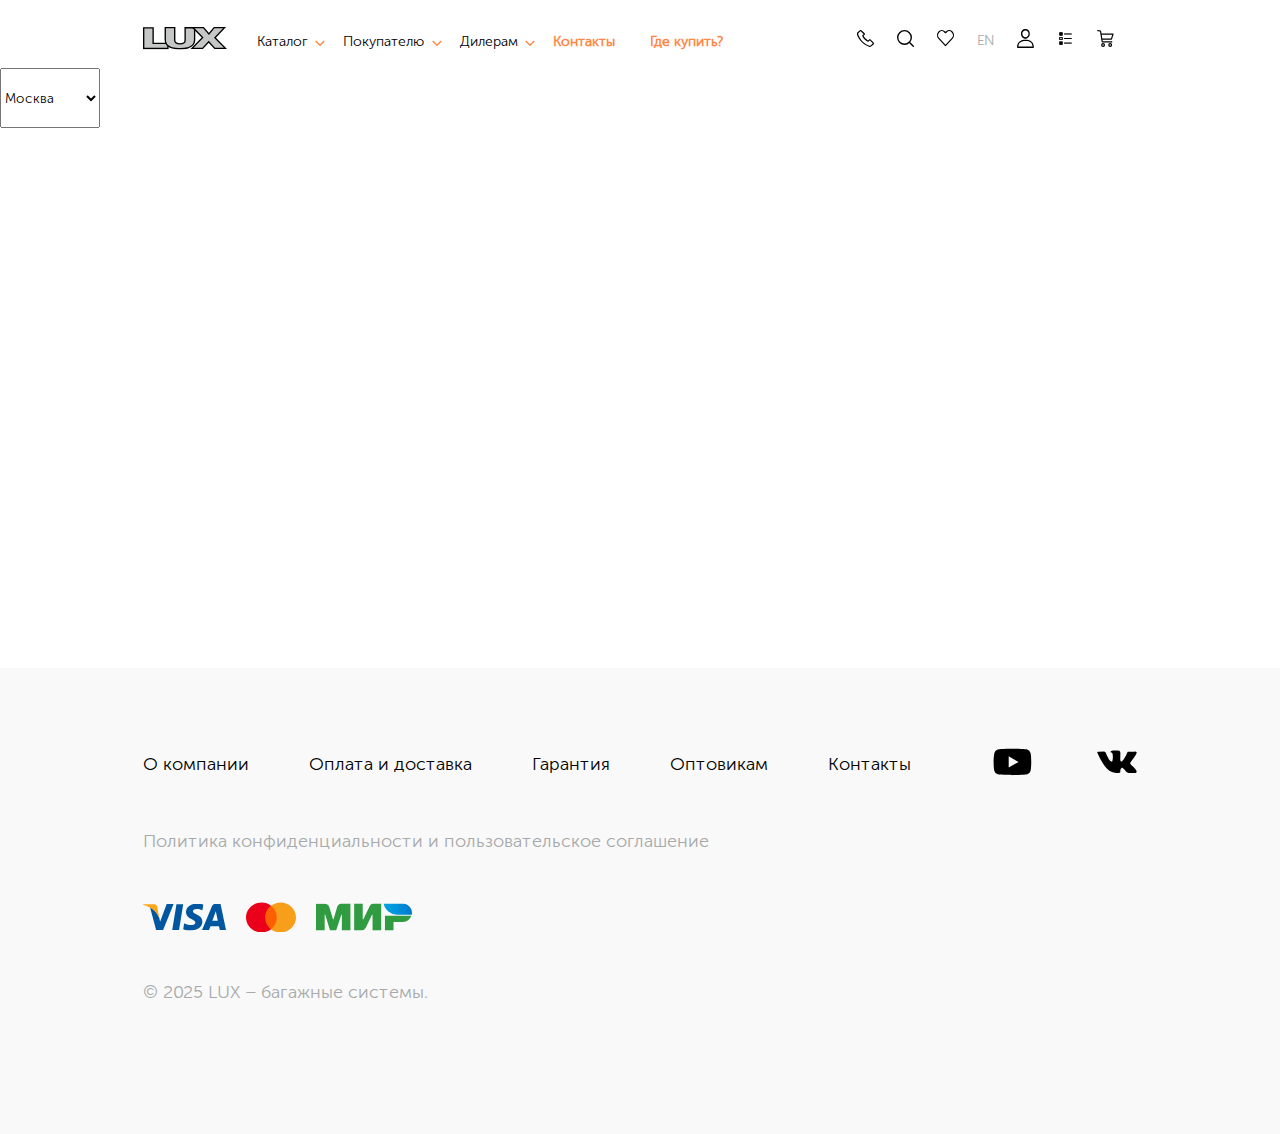
<file: where-to-buy.html>
<!DOCTYPE html>
<html lang="ru">
<head>
    <meta charset="UTF-8">
    <meta name="viewport" content="width=device-width, initial-scale=1.0">
    <title>Оплата и доставка</title>
    <meta name="description" content="Описание сайта">
    <link rel="stylesheet" href="assets/css/style.css">
</head>
<body>
    <div class="body__container">
        <!-- Шапка начало -->
        <header class="header">
            <div class="container">
                <div class="header__wrapper">
                    <div class="header__left">
                        <a href="index.html" class="header__logo custom-logo">
                            <img src="assets/icons/logo.svg" alt="логотиип сайта" width="84" height="23" loading="lazy" class="custom-logo">
                        </a>                        
                        <nav class="header__nav">
                            <ul>
                                <li>
                                    <a href="#">Каталог</a>
                                    <ul>
                                        <li><a href="#">Багажники на крышу</a></li>
                                        <li><a href="#">Багажные боксы</a></li>
                                        <li><a href="#">Багажные корзины</a></li>
                                        <li><a href="#">Велокрепления</a></li>
                                        <li><a href="#">Крепления для перевозки лыж и сноубордов</a></li>
                                        <li><a href="#">Сопутствующие товары</a></li>
                                    </ul>
                                </li>
                                <li>
                                    <a href="#">Покупателю</a>
                                    <ul>
                                        <li><a href="about.html">О компании</a></li>
                                        <li><a href="pay-delivery.html">Оплата и доставка</a></li>
                                        <li><a href="warranty.html">Гарантия</a></li>
                                        <li><a href="news-page.html">Новости</a></li>
                                        <li><a href="#">Галерея</a></li>
                                        <li><a href="where-to-buy.html">Где купить?</a></li>
                                    </ul>
                                </li>
                                <li>
                                    <a href="#">Дилерам</a>
                                    <ul>
                                        <li><a href="#">Как стать дилером</a></li>
                                        <li><a href="#">Кабинет дилера</a></li>
                                    </ul>
                                </li>
                                <li><a href="#">Контакты</a></li>
                                <li><a href="#">Где купить?</a></li>
                            </ul>
                        </nav>       
                                     
                    </div>
                    <div class="header__right">
                        <ul class="header__right-list">
                            <li>
                                <a href="#">
                                    <img src="assets/icons/phone.svg" alt="Телефон" width="40" height="17" loading="lazy">
                                </a>
                            </li>
                            <li>                                
                                <img src="assets/icons/search.svg" alt="Поиск" width="40" height="17" loading="lazy">                                
                            </li>
                            <li>
                                <a href="#">
                                    <img src="assets/icons/like.svg" alt="Избранное" width="40" height="17" loading="lazy"> 
                                </a>
                            </li>
                            <li class="header__lang-item">
                                <a href="#" class="header__lang">
                                    EN
                                </a>
                            </li>
                            <li>
                                <a href="#">
                                    <img src="assets/icons/user.svg" alt="Личный кабинет" width="40" height="17" loading="lazy">
                                </a>
                            </li>
                            <li>
                                <a href="#">
                                    <img src="assets/icons/toggle.png" alt="Сравнение" width="40" height="17" loading="lazy">
                                </a>
                            </li>
                            <li>
                                <a href="#">
                                   <img src="assets/icons/cart.svg" alt="корзина" width="40" height="17" loading="lazy">
                                </a>
                            </li>
                        </ul>
                        <div class="hamburger">
                            <span></span>
                            <span></span>
                            <span></span>
                        </div>
                    </div>
                </div>
            </div>
            <nav class="header__mobile">
                <ul>
                    <li>
                        <a href="#">Каталог</a>
                        <ul>
                            <li><a href="#">Багажники на крышу</a></li>
                            <li><a href="#">Багажные боксы</a></li>
                            <li><a href="#">Багажные корзины</a></li>
                            <li><a href="#">Велокрепления</a></li>
                            <li><a href="#">Крепления для перевозки лыж и сноубордов</a></li>
                            <li><a href="#">Сопутствующие товары</a></li>
                        </ul>
                    </li>
                    <li>
                        <a href="#">Покупателю</a>
                        <ul>
                            <li><a href="about.html">О компании</a></li>
                            <li><a href="pay-delivery.html">Оплата и доставка</a></li>
                            <li><a href="warranty.html">Гарантия</a></li>
                            <li><a href="news-page.html">Новости</a></li>
                            <li><a href="#">Галерея</a></li>
                            <li><a href="where-to-buy.html">Где купить?</a></li>
                        </ul>
                    </li>
                    <li>
                        <a href="#">Дилерам</a>
                        <ul>
                            <li><a href="#">Как стать дилером</a></li>
                            <li><a href="#">Кабинет дилера</a></li>
                        </ul>
                    </li>
                    <li><a href="#">Контакты</a></li>
                    <li><a href="#"><b>купить?</b></a></li>
                </ul>
                <div class="change__lingue">EN</div>
            </nav>    
        </header>
        <!-- Шапка конец -->       
        <main class="content">          
            <section class="buy">
                <h1 class="buy__title title">Где купить?</h1>
                <div class="map__box">
                    <select class="map__select" id="citySelect">
                        <option value="55.7558,37.6173">Москва</option>
                        <option value="56.3275,44.0021">Пермь</option>
                        <option value="55.1644,61.4368">Челябинск</option>
                    </select>
                    <div class="buy__map" id="map"></div>
                </div>
               
            </section>                       
        </main>
         <!-- Подвал начало-->
        <footer class="footer">
            <div class="container">
                <div class="footer__wrapper">
                    <nav class="footer__nav">
                        <ul class="footer__nav-list">
                            <li><a href="#">О компании</a></li>
                            <li><a href="#">Оплата и доставка</a></li>
                            <li><a href="#">Гарантия</a></li>
                            <li><a href="#">Оптовикам</a></li>
                            <li><a href="#">Контакты</a></li>
                        </ul>
                    </nav>
                    <div class="footer__social">
                        <a href="#" class="footer__social-link">
                            <svg xmlns='http://www.w3.org/2000/svg' width='39' height='28' viewBox='0 0 39 28'>
                                <path class="social-icon" d='M37.53 4.88a4.72 4.72 0 00-3.33-3.32C31.26.75 19.46.75 19.46.75s-11.8 0-14.75.78A4.82 4.82 0 001.4 4.88C.6 7.83.6 13.94.6 13.94s0 6.15.78 9.07a4.72 4.72 0 003.32 3.32c2.98.8 14.75.8 14.75.8s11.8 0 14.74-.77a4.72 4.72 0 003.33-3.32c.77-2.95.77-9.06.77-9.06s.03-6.15-.77-9.1zM15.7 19.59V8.3l9.81 5.65-9.8 5.65z' />
                            </svg>
                        </a>
                        <a href="#" class="footer__social-link">
                            <svg xmlns='http://www.w3.org/2000/svg' width='40' height='24' viewBox='0 0 40 24'>
                                <path class="social-icon" d='M35.2 9.99c.57-.72 1.01-1.3 1.34-1.74C38.9 5.1 39.93 3.1 39.6 2.22l-.12-.2c-.08-.13-.3-.24-.64-.34-.34-.1-.78-.12-1.3-.05l-5.9.04a1.68 1.68 0 00-.69.07l-.1.05-.08.06a.9.9 0 00-.22.22c-.09.1-.16.22-.21.36a33.43 33.43 0 01-3.59 6.81 10.5 10.5 0 01-1.06 1.37c-.29.3-.55.53-.78.71-.23.18-.41.25-.53.23a10.3 10.3 0 01-.35-.09c-.2-.12-.35-.29-.46-.5-.12-.21-.2-.48-.24-.8a8.65 8.65 0 01-.06-1.81c.02-.42.02-.71.02-.86a50.44 50.44 0 01.08-3.14c.02-.35.02-.73.02-1.12a3.27 3.27 0 00-.29-1.59 1.1 1.1 0 00-.41-.5c-.19-.1-.42-.2-.69-.27C21.3.71 20.36.62 19.24.6c-2.54-.02-4.17.14-4.9.5-.28.15-.54.35-.77.61-.25.3-.28.47-.1.5.82.11 1.4.4 1.74.87l.12.25c.1.18.2.5.29.94a15.92 15.92 0 01.18 4.06c-.07.71-.13 1.26-.2 1.66a3.33 3.33 0 01-.51 1.41.36.36 0 01-.1.1c-.19.07-.37.1-.56.1-.2 0-.42-.09-.7-.28-.27-.2-.55-.45-.85-.79-.3-.33-.62-.8-1-1.4-.36-.6-.74-1.31-1.14-2.13l-.33-.6a50.1 50.1 0 01-1.78-3.79c-.1-.29-.27-.5-.5-.65l-.1-.07a2.2 2.2 0 00-.8-.3l-5.6.04c-.58 0-.97.13-1.17.39l-.09.12a.66.66 0 00-.06.33c0 .15.04.33.12.55a67.63 67.63 0 005.19 9.9 50.88 50.88 0 004.2 5.57l.51.5c.33.32.81.71 1.45 1.17.63.46 1.33.91 2.1 1.35.78.45 1.68.81 2.7 1.09 1.03.28 2.02.4 3 .34h2.35c.48-.04.84-.2 1.09-.45l.08-.1a2.1 2.1 0 00.23-.94c-.02-.6.02-1.12.13-1.6.1-.47.21-.82.34-1.06a2.62 2.62 0 01.8-.9c.06-.04.12-.06.16-.07.32-.11.71 0 1.15.31.45.33.87.72 1.25 1.2.4.46.86 1 1.4 1.58A9.59 9.59 0 0030 22.22l.41.25c.28.16.63.31 1.07.45.44.14.82.17 1.15.1l5.24-.08c.52 0 .92-.09 1.21-.26.29-.17.46-.36.51-.56.06-.2.06-.44.01-.7-.05-.26-.1-.44-.14-.54l-.13-.26c-.69-1.22-2-2.73-3.92-4.52l-.04-.04-.02-.03-.02-.02h-.02c-.87-.83-1.43-1.39-1.66-1.68-.42-.54-.52-1.1-.29-1.66.17-.42.78-1.32 1.85-2.68z' />
                            </svg>
                        </a>                       
                    </div>
                </div>
                <a href="#" class="footer__policy">Политика конфиденциальности и пользовательское соглашение</a>
                <div class="footer__pay">
                    <img src="assets/icons/paysys-1.svg" alt="оплата Visa" class="footer__pay-item" width="83" height="27" loading="lazy">
                    <img src="assets/icons/paysys-2.svg" alt="оплата MasterCart" class="footer__pay-item" width="50" height="30" loading="lazy">
                     <img src="assets/icons/paysys-3.svg" alt="оплата МИР" class="footer__pay-item" width="96" height="28" loading="lazy">
                </div>
                <div class="footer__bottom">
                    <div class="footer__copy">© 2025 LUX – багажные системы.</div>
                </div>
            </div>
        </footer>
        <!-- Подвал конец-->
    </div>
    <script src="assets/js/mobile-menu.js"></script>
    <script src="https://api-maps.yandex.ru/2.1/?lang=ru_RU" type="text/javascript"></script>
    <script src="assets/js/map.js"></script>
</body>
</html>
</file>
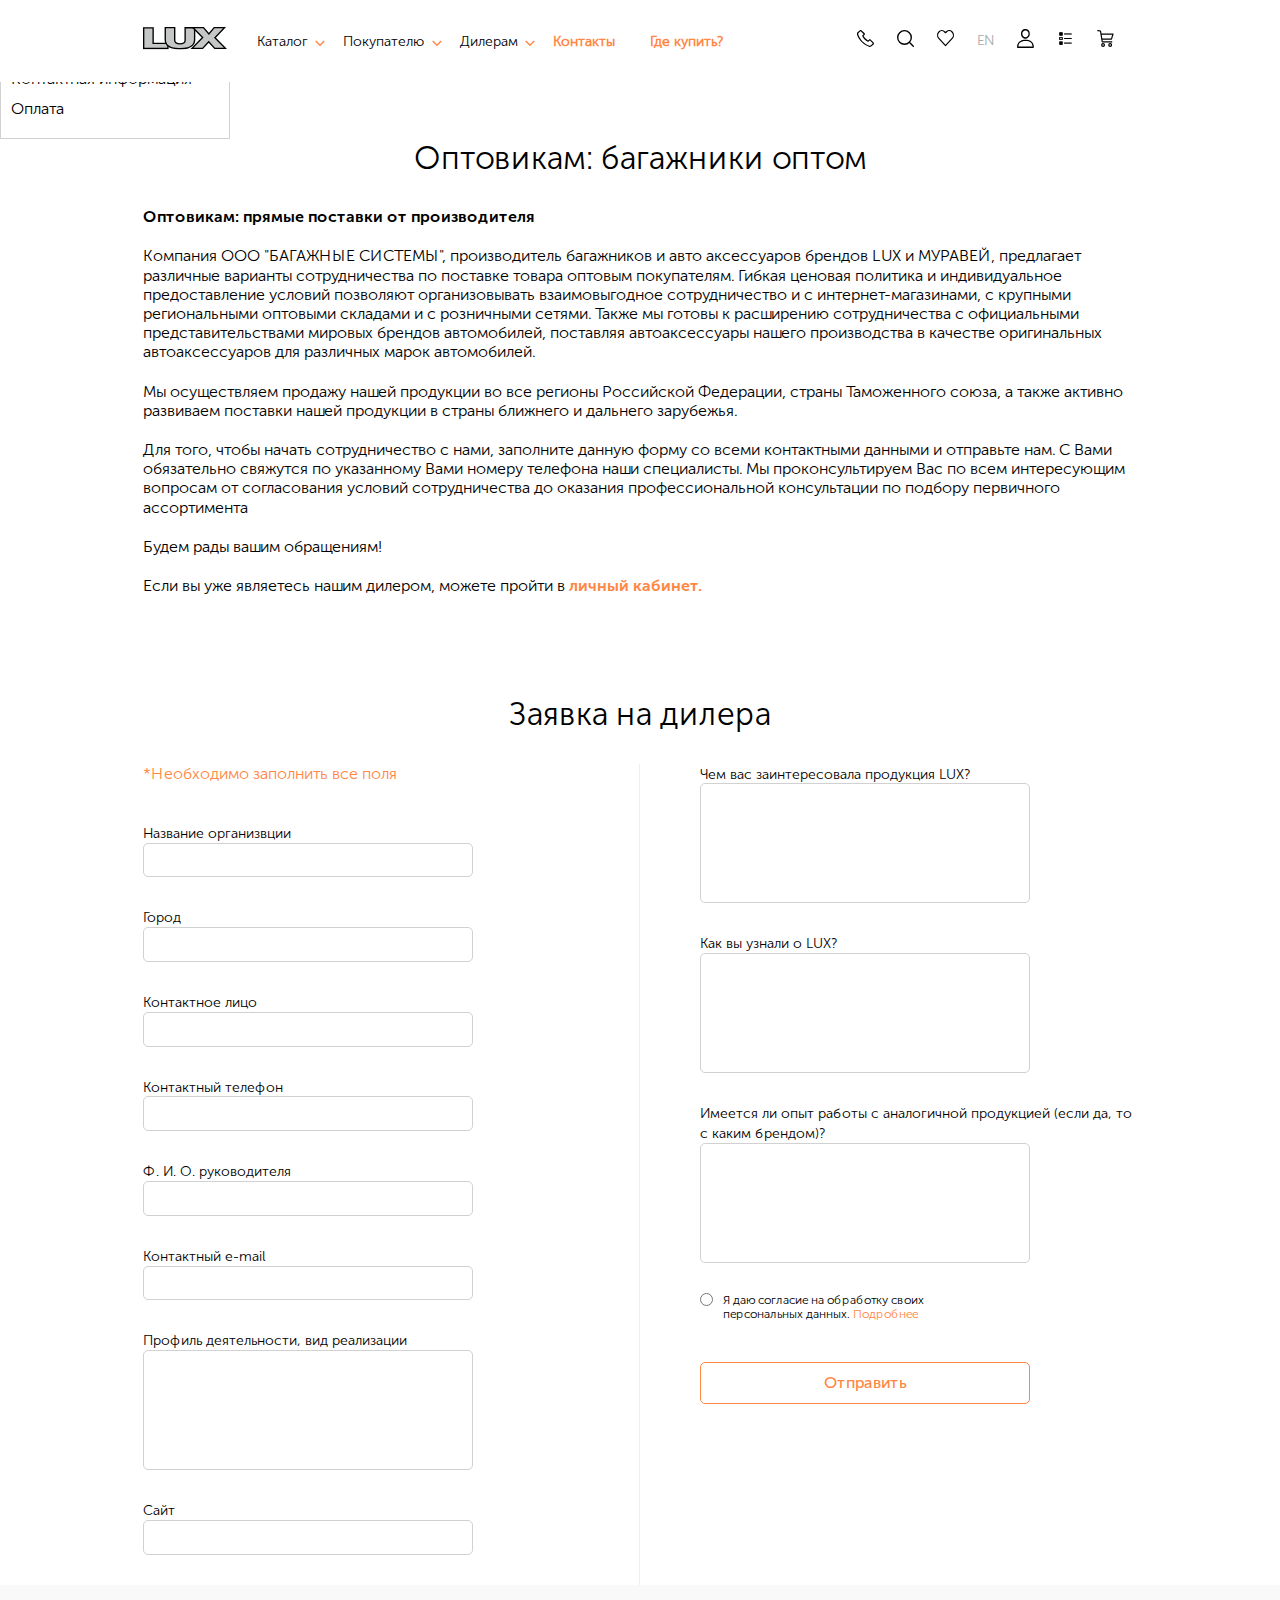
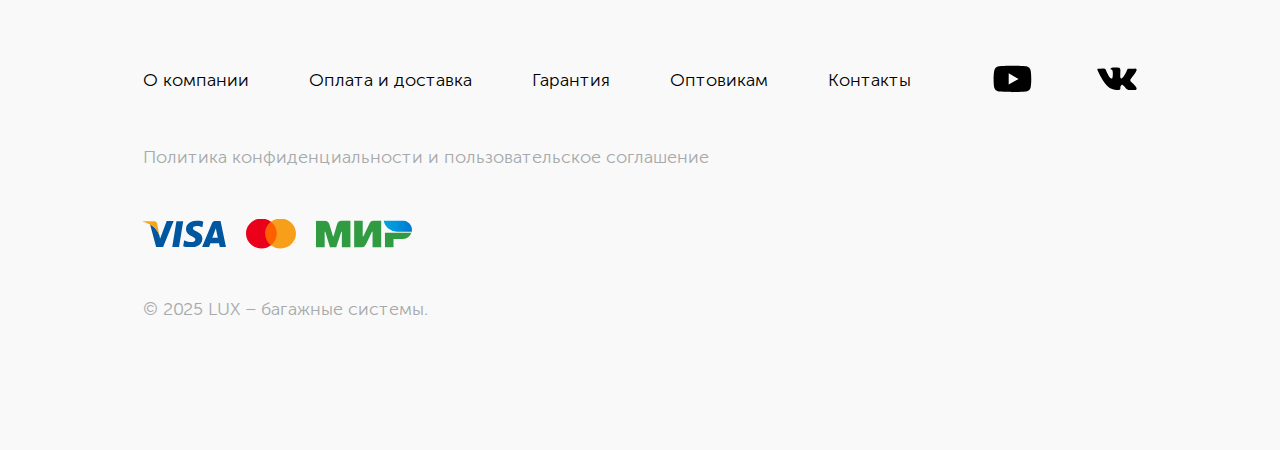
<file: wholesalers.html>
<!DOCTYPE html>
<html lang="ru">
<head>
    <meta charset="UTF-8">
    <meta name="viewport" content="width=device-width, initial-scale=1.0">
    <title>Оплата и доставка</title>
    <meta name="description" content="Описание сайта">
    <link rel="stylesheet" href="assets/css/style.css">
</head>
<body>
    <div class="body__container">
        <!-- Шапка начало -->
        <header class="header">
            <div class="container">
                <div class="header__wrapper">
                    <div class="header__left">
                        <a href="index.html" class="header__logo custom-logo">
                            <img src="assets/icons/logo.svg" alt="логотиип сайта" width="84" height="23" loading="lazy" class="custom-logo">
                        </a>                        
                        <nav class="header__nav">
                            <ul>
                                <li>
                                    <a href="#">Каталог</a>
                                    <ul>
                                        <li><a href="#">Багажники на крышу</a></li>
                                        <li><a href="#">Багажные боксы</a></li>
                                        <li><a href="#">Багажные корзины</a></li>
                                        <li><a href="#">Велокрепления</a></li>
                                        <li><a href="#">Крепления для перевозки лыж и сноубордов</a></li>
                                        <li><a href="#">Сопутствующие товары</a></li>
                                    </ul>
                                </li>
                                <li>
                                    <a href="#">Покупателю</a>
                                    <ul>
                                        <li><a href="about.html">О компании</a></li>
                                        <li><a href="pay-delivery.html">Оплата и доставка</a></li>
                                        <li><a href="warranty.html">Гарантия</a></li>
                                        <li><a href="news-page.html">Новости</a></li>
                                        <li><a href="#">Галерея</a></li>
                                        <li><a href="where-to-buy.html">Где купить?</a></li>
                                    </ul>
                                </li>
                                <li>
                                    <a href="#">Дилерам</a>
                                    <ul>
                                        <li><a href="wholesalers.html">Как стать дилером</a></li>
                                        <li><a href="#">Кабинет дилера</a></li>
                                    </ul>
                                </li>
                                <li><a href="#">Контакты</a></li>
                                <li><a href="#">Где купить?</a></li>
                            </ul>
                        </nav>       
                                     
                    </div>
                    <div class="header__right">
                        <ul class="header__right-list">
                            <li>
                                <a href="#">
                                    <img src="assets/icons/phone.svg" alt="Телефон" width="40" height="17" loading="lazy">
                                </a>
                            </li>
                            <li>                                
                                <img src="assets/icons/search.svg" alt="Поиск" width="40" height="17" loading="lazy">                                
                            </li>
                            <li>
                                <a href="#">
                                    <img src="assets/icons/like.svg" alt="Избранное" width="40" height="17" loading="lazy"> 
                                </a>
                            </li>
                            <li class="header__lang-item">
                                <a href="#" class="header__lang">
                                    EN
                                </a>
                            </li>
                            <li>
                                <a href="#">
                                    <img src="assets/icons/user.svg" alt="Личный кабинет" width="40" height="17" loading="lazy">
                                </a>
                            </li>
                            <li>
                                <a href="#">
                                    <img src="assets/icons/toggle.png" alt="Сравнение" width="40" height="17" loading="lazy">
                                </a>
                            </li>
                            <li>
                                <a href="#">
                                   <img src="assets/icons/cart.svg" alt="корзина" width="40" height="17" loading="lazy">
                                </a>
                            </li>
                        </ul>
                        <div class="hamburger">
                            <span></span>
                            <span></span>
                            <span></span>
                        </div>
                    </div>
                </div>
            </div>
            <nav class="header__mobile">
                <ul>
                    <li>
                        <a href="#">Каталог</a>
                        <ul>
                            <li><a href="#">Багажники на крышу</a></li>
                            <li><a href="#">Багажные боксы</a></li>
                            <li><a href="#">Багажные корзины</a></li>
                            <li><a href="#">Велокрепления</a></li>
                            <li><a href="#">Крепления для перевозки лыж и сноубордов</a></li>
                            <li><a href="#">Сопутствующие товары</a></li>
                        </ul>
                    </li>
                    <li>
                        <a href="#">Покупателю</a>
                        <ul>
                            <li><a href="about.html">О компании</a></li>
                            <li><a href="pay-delivery.html">Оплата и доставка</a></li>
                            <li><a href="warranty.html">Гарантия</a></li>
                            <li><a href="news-page.html">Новости</a></li>
                            <li><a href="#">Галерея</a></li>
                            <li><a href="where-to-buy.html">Где купить?</a></li>
                        </ul>
                    </li>
                    <li>
                        <a href="#">Дилерам</a>
                        <ul>
                            <li><a href="wholesalers.html">Как стать дилером</a></li>
                            <li><a href="#">Кабинет дилера</a></li>
                        </ul>
                    </li>
                    <li><a href="#">Контакты</a></li>
                    <li><a href="#"><b>купить?</b></a></li>
                </ul>
                <div class="change__lingue">EN</div>
            </nav>    
        </header>
        <!-- Шапка конец -->       
        <main class="content">          
            <aside class="sitebar about__sitebar">
                <nav class="sitebar__nav about__nav">
                    <ul>
                        <li><a href="#">Как стать дилером </a></li>
                        <li><a href="#">Новости </a></li>
                        <li><a href="#">Контактная информация </a></li>
                        <li><a href="#">Оплата </a></li>
                    </ul>
                </nav>
            </aside>
            <section class="about__information wholesalers__main">
                <div class="container">
                    <h1 class="delivery__title title">Оптовикам: багажники оптом</h1>
                    <p class="descr"><b>Оптовикам: прямые поставки от производителя</b></p>
                    <p class="descr">Компания ООО "БАГАЖНЫЕ СИСТЕМЫ",  производитель багажников и авто аксессуаров брендов LUX и МУРАВЕЙ, предлагает различные варианты сотрудничества по поставке товара оптовым покупателям. Гибкая ценовая политика и индивидуальное предоставление условий позволяют организовывать взаимовыгодное сотрудничество и с интернет-магазинами, с крупными региональными оптовыми складами и с розничными сетями. Также мы готовы к расширению сотрудничества с официальными представительствами мировых брендов автомобилей, поставляя автоаксессуары нашего производства в качестве оригинальных автоаксессуаров для различных марок автомобилей.</p>
                    <p class="descr">Мы осуществляем продажу нашей продукции во все регионы Российской Федерации, страны Таможенного союза, а также активно развиваем поставки нашей продукции в страны ближнего и дальнего зарубежья.</p>    
                    <p class="descr">Для того, чтобы начать сотрудничество с нами, заполните данную форму со всеми контактными данными и отправьте нам. С Вами обязательно свяжутся по указанному Вами номеру телефона наши специалисты. Мы проконсультируем Вас по всем интересующим вопросам от согласования условий сотрудничества до оказания профессиональной консультации по подбору первичного ассортимента</p>
                    <p class="descr">Будем рады вашим обращениям!</p>     
                    <p class="descr">Если вы уже являетесь нашим дилером, можете пройти в <a href="#">личный кабинет.</a></p>                         
                </div>                            
            </section>     
            <section class="wholesalers__form">
                <div class="container">
                    <div class="wholesalers__form-box">
                        <h2 class="wholesalers__form-title title">Заявка на дилера</h2>
                        <form action="#" class="wholesalers__form-forms">
                            <div class="wholesalers__form-left">
                                <span class="wholesalers__form-warning">*Необходимо заполнить все поля</span>
                                <label class="wholesalers__form-label">
                                    <span class="wholesalers__form-span">Название организвции</span>
                                    <input type="text" name="organization" id="organization" class="wholesalers__form-input" required>
                                </label>
                                <label class="wholesalers__form-label">
                                    <span class="wholesalers__form-span">Город</span>
                                    <input type="text" name="city" id="city" class="wholesalers__form-input" required>
                                </label>
                                <label class="wholesalers__form-label">
                                    <span class="wholesalers__form-span">Контактное лицо</span>
                                    <input type="text" name="face" id="face" class="wholesalers__form-input" required>
                                </label>
                                <label class="wholesalers__form-label">
                                    <span class="wholesalers__form-span">Контактный телефон</span>
                                    <input type="tel" name="tel" id="tel" class="wholesalers__form-input" required>
                                </label>
                                <label class="wholesalers__form-label">
                                    <span class="wholesalers__form-span">Ф. И. О. руководителя</span>
                                    <input type="text" name="name-dierctor" id="name-dierctor" class="wholesalers__form-input" required>
                                </label>
                                <label class="wholesalers__form-label">
                                    <span class="wholesalers__form-span">Контактный e-mail</span>
                                    <input type="email" name="email-contact" id="email-contact" class="wholesalers__form-input" required>
                                </label>
                                <label class="wholesalers__form-label">
                                    <span class="wholesalers__form-span">Профиль деятельности, вид реализации</span>
                                    <textarea name="wholesalers__form-textarea" id="wholesalers-textarea" class="wholesalers__form-textarea"></textarea>
                                </label>
                                <label class="wholesalers__form-label">
                                    <span class="wholesalers__form-span">Сайт</span>
                                    <input type="text" name="name-dierctor" id="name-dierctor" class="wholesalers__form-input" required>
                                </label>
                            </div>
                            <div class="wholesalers__form-right">
                                <label class="wholesalers__form-label">
                                    <span class="wholesalers__form-span">Чем вас заинтересовала продукция LUX?</span>
                                    <textarea name="wholesalers__form-textarea" id="wholesalers-textarea" class="wholesalers__form-textarea"></textarea>
                                </label>
                                <label class="wholesalers__form-label">
                                    <span class="wholesalers__form-span">Как вы узнали о LUX?</span>
                                    <textarea name="wholesalers__form-textarea" id="wholesalers-textarea" class="wholesalers__form-textarea"></textarea>
                                </label>
                                <label class="wholesalers__form-label">
                                    <span class="wholesalers__form-span">Имеется ли опыт работы с аналогичной продукцией (если да, то с каким брендом)?</span>
                                    <textarea name="wholesalers__form-textarea" id="wholesalers-textarea" class="wholesalers__form-textarea"></textarea>
                                </label>
                                <label class="wholesalers__form-alarm">
                                    <input type="radio" name="radio" id="radio" class="wholesalers__form-radio" required>
                                    <span class="wholesalers__form-check"></span>
                                    <p class="wholesalers__form-text"> Я даю согласие на обработку своих персональных данных. <a href="#">Подробнее</a></p>
                                </label>
                                <button class="wholesalers__form-btn">Отправить</button>
                            </div>
                        </form>
                    </div>
                </div>
               
            </section>                              
        </main>
         <!-- Подвал начало-->
        <footer class="footer">
            <div class="container">
                <div class="footer__wrapper">
                    <nav class="footer__nav">
                        <ul class="footer__nav-list">
                            <li><a href="#">О компании</a></li>
                            <li><a href="#">Оплата и доставка</a></li>
                            <li><a href="#">Гарантия</a></li>
                            <li><a href="#">Оптовикам</a></li>
                            <li><a href="#">Контакты</a></li>
                        </ul>
                    </nav>
                    <div class="footer__social">
                        <a href="#" class="footer__social-link">
                            <svg xmlns='http://www.w3.org/2000/svg' width='39' height='28' viewBox='0 0 39 28'>
                                <path class="social-icon" d='M37.53 4.88a4.72 4.72 0 00-3.33-3.32C31.26.75 19.46.75 19.46.75s-11.8 0-14.75.78A4.82 4.82 0 001.4 4.88C.6 7.83.6 13.94.6 13.94s0 6.15.78 9.07a4.72 4.72 0 003.32 3.32c2.98.8 14.75.8 14.75.8s11.8 0 14.74-.77a4.72 4.72 0 003.33-3.32c.77-2.95.77-9.06.77-9.06s.03-6.15-.77-9.1zM15.7 19.59V8.3l9.81 5.65-9.8 5.65z' />
                            </svg>
                        </a>
                        <a href="#" class="footer__social-link">
                            <svg xmlns='http://www.w3.org/2000/svg' width='40' height='24' viewBox='0 0 40 24'>
                                <path class="social-icon" d='M35.2 9.99c.57-.72 1.01-1.3 1.34-1.74C38.9 5.1 39.93 3.1 39.6 2.22l-.12-.2c-.08-.13-.3-.24-.64-.34-.34-.1-.78-.12-1.3-.05l-5.9.04a1.68 1.68 0 00-.69.07l-.1.05-.08.06a.9.9 0 00-.22.22c-.09.1-.16.22-.21.36a33.43 33.43 0 01-3.59 6.81 10.5 10.5 0 01-1.06 1.37c-.29.3-.55.53-.78.71-.23.18-.41.25-.53.23a10.3 10.3 0 01-.35-.09c-.2-.12-.35-.29-.46-.5-.12-.21-.2-.48-.24-.8a8.65 8.65 0 01-.06-1.81c.02-.42.02-.71.02-.86a50.44 50.44 0 01.08-3.14c.02-.35.02-.73.02-1.12a3.27 3.27 0 00-.29-1.59 1.1 1.1 0 00-.41-.5c-.19-.1-.42-.2-.69-.27C21.3.71 20.36.62 19.24.6c-2.54-.02-4.17.14-4.9.5-.28.15-.54.35-.77.61-.25.3-.28.47-.1.5.82.11 1.4.4 1.74.87l.12.25c.1.18.2.5.29.94a15.92 15.92 0 01.18 4.06c-.07.71-.13 1.26-.2 1.66a3.33 3.33 0 01-.51 1.41.36.36 0 01-.1.1c-.19.07-.37.1-.56.1-.2 0-.42-.09-.7-.28-.27-.2-.55-.45-.85-.79-.3-.33-.62-.8-1-1.4-.36-.6-.74-1.31-1.14-2.13l-.33-.6a50.1 50.1 0 01-1.78-3.79c-.1-.29-.27-.5-.5-.65l-.1-.07a2.2 2.2 0 00-.8-.3l-5.6.04c-.58 0-.97.13-1.17.39l-.09.12a.66.66 0 00-.06.33c0 .15.04.33.12.55a67.63 67.63 0 005.19 9.9 50.88 50.88 0 004.2 5.57l.51.5c.33.32.81.71 1.45 1.17.63.46 1.33.91 2.1 1.35.78.45 1.68.81 2.7 1.09 1.03.28 2.02.4 3 .34h2.35c.48-.04.84-.2 1.09-.45l.08-.1a2.1 2.1 0 00.23-.94c-.02-.6.02-1.12.13-1.6.1-.47.21-.82.34-1.06a2.62 2.62 0 01.8-.9c.06-.04.12-.06.16-.07.32-.11.71 0 1.15.31.45.33.87.72 1.25 1.2.4.46.86 1 1.4 1.58A9.59 9.59 0 0030 22.22l.41.25c.28.16.63.31 1.07.45.44.14.82.17 1.15.1l5.24-.08c.52 0 .92-.09 1.21-.26.29-.17.46-.36.51-.56.06-.2.06-.44.01-.7-.05-.26-.1-.44-.14-.54l-.13-.26c-.69-1.22-2-2.73-3.92-4.52l-.04-.04-.02-.03-.02-.02h-.02c-.87-.83-1.43-1.39-1.66-1.68-.42-.54-.52-1.1-.29-1.66.17-.42.78-1.32 1.85-2.68z' />
                            </svg>
                        </a>                       
                    </div>
                </div>
                <a href="#" class="footer__policy">Политика конфиденциальности и пользовательское соглашение</a>
                <div class="footer__pay">
                    <img src="assets/icons/paysys-1.svg" alt="оплата Visa" class="footer__pay-item" width="83" height="27" loading="lazy">
                    <img src="assets/icons/paysys-2.svg" alt="оплата MasterCart" class="footer__pay-item" width="50" height="30" loading="lazy">
                     <img src="assets/icons/paysys-3.svg" alt="оплата МИР" class="footer__pay-item" width="96" height="28" loading="lazy">
                </div>
                <div class="footer__bottom">
                    <div class="footer__copy">© 2025 LUX – багажные системы.</div>
                </div>
            </div>
        </footer>
        <!-- Подвал конец-->
    </div>
    <script src="assets/js/mobile-menu.js"></script>
</body>
</html>
</file>
<file: assets/css/style.css>
@font-face {
  font-family: "MuseoSansCyrl-light";
  src: url("../fonts/MuseoSansCyrl-300.woff") format("woff"), url("../fonts/MuseoSansCyrl-300.woff2") format("woff2");
  font-weight: 300;
}
@font-face {
  font-family: "MuseoSansCyrl-medium";
  src: url("../fonts/MuseoSansCyrl-500.woff") format("woff"), url("../fonts/MuseoSansCyrl-500.woff2") format("woff2");
  font-weight: 500;
}
@font-face {
  font-family: "MuseoSansCyrl-bold";
  src: url("../fonts/MuseoSansCyrl-700.woff") format("woff"), url("../fonts/MuseoSansCyrl-700.woff2") format("woff2");
  font-weight: 700;
}
html, body {
  margin: 0;
  padding: 0;
}

* {
  margin: 0;
  padding: 0;
  -webkit-box-sizing: border-box;
          box-sizing: border-box;
  font-family: "MuseoSansCyrl-light", Arial, Helvetica, sans-serif;
  font-weight: 400;
  line-height: 120%;
  letter-spacing: 0;
}

ul {
  list-style: none;
}

a {
  text-decoration: none;
}

b {
  font-family: "MuseoSansCyrl-bold", Arial, Helvetica, sans-serif;
  font-weight: 700;
  line-height: 120%;
  letter-spacing: 0;
}

button {
  background: none;
  border: none;
}
button:focus {
  outline: 1px solid rgba(0, 0, 0, 0);
}

input {
  display: block;
  border: none;
}
input:focus {
  outline: 1px solid rgba(0, 0, 0, 0);
}

textarea {
  display: block;
  border: none;
  resize: none;
}
textarea:focus {
  outline: 1px solid rgba(0, 0, 0, 0);
}

img {
  -o-object-fit: cover;
     object-fit: cover;
}

.container {
  max-width: 1150px;
  padding: 0 15px;
  margin: 0 auto;
}

.body__container {
  width: 100%;
  position: relative;
  overflow: hidden;
}

.swiper-pagination-bullet {
  background-color: #fff;
  opacity: 1;
  width: 10px;
  height: 10px;
  border: 1px solid #ff8643;
}

.swiper-pagination-bullet-active {
  background-color: #ff8643;
}

.dark {
  color: #000 !important;
}

.dark-btn {
  border: 1px solid #000 !important;
}
.dark-btn:hover {
  border: 1px solid #ff8643 !important;
  color: #ff8643 !important;
}

.btn {
  background-color: #ff8643;
  cursor: pointer;
  -webkit-transition: all 0.4s ease;
  transition: all 0.4s ease;
}

.hide {
  display: none !important;
}

.show {
  display: block !important;
}

.showFlex {
  display: -webkit-box !important;
  display: -ms-flexbox !important;
  display: flex !important;
}

.sistems__swiper-arrow {
  width: 50px;
  height: 50px;
  border-radius: 100%;
  border: 1px solid #a6aaab;
  display: -webkit-box;
  display: -ms-flexbox;
  display: flex;
  -webkit-box-align: center;
      -ms-flex-align: center;
          align-items: center;
  -webkit-box-pack: center;
      -ms-flex-pack: center;
          justify-content: center;
  cursor: pointer;
}
.sistems__swiper-arrow > svg {
  width: 18px;
  height: 18px;
}
.sistems__swiper-arrow:hover {
  background-color: #ff8643;
}
.sistems__swiper-arrow:hover svg > path {
  stroke: #ffffff;
}

.title {
  font-size: 32px;
  font-family: "MuseoSansCyrl-light", Arial, Helvetica, sans-serif;
  font-weight: 400;
  line-height: 120%;
  letter-spacing: 0;
  color: #000;
  margin-bottom: 30px;
  text-align: center;
}

.subtitle {
  font-family: "MuseoSansCyrl-light", Arial, Helvetica, sans-serif;
  font-weight: 400;
  line-height: 120%;
  letter-spacing: 0;
  color: #000;
  font-size: 20px;
  margin-bottom: 23px;
  text-align: center;
}

.descr {
  font-family: "MuseoSansCyrl-light", Arial, Helvetica, sans-serif;
  font-weight: 400;
  line-height: 120%;
  letter-spacing: 0;
  font-size: 16px;
  color: #000;
  margin-bottom: 20px;
}
.descr > a {
  font-family: "MuseoSansCyrl-bold", Arial, Helvetica, sans-serif;
  font-weight: 700;
  line-height: 120%;
  letter-spacing: 0;
  font-size: 16px;
  color: #ff8643;
}

.list {
  list-style-type: disc;
  margin-bottom: 30px;
}
.list__item {
  font-family: "MuseoSansCyrl-light", Arial, Helvetica, sans-serif;
  font-weight: 400;
  line-height: 120%;
  letter-spacing: 0;
  font-size: 16px;
  color: #000;
  margin-bottom: 10px;
  margin-left: 20px;
}
.list-number {
  margin-bottom: 30px;
}

.download {
  display: block;
  font-family: "MuseoSansCyrl-medium", Arial, Helvetica, sans-serif;
  font-weight: 500;
  line-height: 120%;
  letter-spacing: 0;
  color: #ff8643;
  font-size: 20px;
  margin-bottom: 30px;
}

.wrapper {
  display: -webkit-box;
  display: -ms-flexbox;
  display: flex;
  -webkit-box-align: start;
      -ms-flex-align: start;
          align-items: start;
  -webkit-box-pack: justify;
      -ms-flex-pack: justify;
          justify-content: space-between;
}

.box {
  width: 80%;
}

.sitebar {
  width: 18%;
  border: 1px solid #d1d1d1;
  padding: 10px;
}
.sitebar__news {
  display: none;
}
.sitebar__nav > ul > li {
  margin-bottom: 10px;
}
.sitebar__nav > ul > li > a {
  font-family: "MuseoSansCyrl-light", Arial, Helvetica, sans-serif;
  font-weight: 400;
  line-height: 120%;
  letter-spacing: 0;
  font-size: 16px;
  color: #000;
  -webkit-transition: all 0.4s ease;
  transition: all 0.4s ease;
}
.sitebar__nav > ul > li > a:hover {
  color: #ff8643;
}

input[type=radio] {
  accent-color: #ff8643;
}

.header {
  padding: 16px 0;
  width: 100%;
  position: fixed;
  background-color: #fff;
  z-index: 10;
}
.header__wrapper {
  display: -webkit-box;
  display: -ms-flexbox;
  display: flex;
  -webkit-box-align: center;
      -ms-flex-align: center;
          align-items: center;
  -webkit-box-pack: justify;
      -ms-flex-pack: justify;
          justify-content: space-between;
}
.header__left {
  display: -webkit-box;
  display: -ms-flexbox;
  display: flex;
  -webkit-box-align: center;
      -ms-flex-align: center;
          align-items: center;
  -webkit-box-pack: start;
      -ms-flex-pack: start;
          justify-content: start;
  gap: 50px;
}
.header__right {
  display: -webkit-box;
  display: -ms-flexbox;
  display: flex;
  -webkit-box-align: center;
      -ms-flex-align: center;
          align-items: center;
  -webkit-box-pack: end;
      -ms-flex-pack: end;
          justify-content: end;
}
.header__right-list {
  display: -webkit-box;
  display: -ms-flexbox;
  display: flex;
  -webkit-box-align: center;
      -ms-flex-align: center;
          align-items: center;
  -webkit-box-pack: end;
      -ms-flex-pack: end;
          justify-content: end;
  gap: 12px;
}
.header__right-list > li {
  display: block;
  width: 40px;
  height: 100%;
  position: relative;
}
.header__right-list > li::before {
  content: "";
  position: absolute;
  bottom: -10px;
  left: 30%;
  -webkit-transform: translateX(-50%);
          transform: translateX(-50%);
  width: 100%;
  height: 2px;
  background-color: #ff8643;
  -webkit-transition: all 0.4s ease;
  transition: all 0.4s ease;
  display: none;
}
.header__right-list > li:hover::before {
  display: block;
}
.header__right-list > li > a {
  display: block;
  width: 40px;
  height: 100%;
  color: #a6aaab;
  font-family: "MuseoSansCyrl-light", Arial, Helvetica, sans-serif;
  font-weight: 300;
  font-size: 14px;
}
.header__right-list > li > a > img {
  width: 17px;
  height: auto;
}
.header__right-list > li > img {
  width: 17px;
  height: auto;
}
.header__nav > ul {
  display: -webkit-box;
  display: -ms-flexbox;
  display: flex;
  -webkit-box-align: center;
      -ms-flex-align: center;
          align-items: center;
  -webkit-box-pack: start;
      -ms-flex-pack: start;
          justify-content: start;
  gap: 54px;
}
.header__nav > ul > li {
  position: relative;
  padding: 15px 0;
}
.header__nav > ul > li:hover > ul {
  display: block;
}
.header__nav > ul > li > ul {
  position: absolute;
  top: 30px;
  left: 0;
  display: none;
  padding: 10px 20px;
  width: 400px;
  background-color: #fff;
}
.header__nav > ul > li > ul > li {
  padding: 15px 0;
}
.header__nav > ul > li > ul > li > a {
  -webkit-transition: all 0.2s ease;
  transition: all 0.2s ease;
  color: #000;
  font-family: "MuseoSansCyrl-light", Arial, Helvetica, sans-serif;
  font-weight: 300;
  font-size: 14px;
}
.header__nav > ul > li > ul > li > a:hover {
  color: #ff8643;
}
.header__nav > ul > li > a {
  position: relative;
  -webkit-transition: all 0.2s ease;
  transition: all 0.2s ease;
  color: #000;
  font-family: "MuseoSansCyrl-light", Arial, Helvetica, sans-serif;
  font-weight: 300;
  font-size: 14px;
}
.header__nav > ul > li > a:last-child {
  color: #ff8643;
  font-weight: 700;
}
.header__nav > ul > li > a:last-child::after {
  display: none;
}
.header__nav > ul > li > a::after {
  content: "";
  position: absolute;
  top: 3px;
  right: -17px;
  width: 10px;
  height: 11px;
  background: url("../icons/arrow.svg");
}
.header__mobile {
  position: absolute;
  top: 0;
  right: -100%;
  width: 100%;
  height: 100vh;
  background-color: #a6aaab;
  z-index: 20;
  padding: 30px;
  -webkit-transition: all 0.4s ease;
  transition: all 0.4s ease;
}
.header__mobile > ul > li {
  position: relative;
  width: 35%;
  margin-bottom: 30px;
}
.header__mobile > ul > li > a {
  font-family: "MuseoSansCyrl-light", Arial, Helvetica, sans-serif;
  font-weight: 400;
  line-height: 120%;
  letter-spacing: 0;
  color: #000;
  font-size: 16px;
}
.header__mobile > ul > li:nth-child(4)::after {
  display: none;
}
.header__mobile > ul > li:last-child::after {
  display: none;
}
.header__mobile > ul > li::after {
  content: "";
  position: absolute;
  top: 0;
  right: 50%;
  width: 16px;
  height: 16px;
  background-image: url("../../assets/icons/arrow.svg");
  background-repeat: no-repeat;
  -webkit-transform: rotate(-90deg);
          transform: rotate(-90deg);
}
.header__mobile > ul > li > ul {
  display: none;
  padding: 20px 0;
}
.header__mobile > ul > li > ul > li {
  margin-left: 10px;
  margin-bottom: 10px;
  width: 100%;
}
.header__mobile > ul > li > ul > li a {
  font-family: "MuseoSansCyrl-light", Arial, Helvetica, sans-serif;
  font-weight: 400;
  line-height: 120%;
  letter-spacing: 0;
  color: #000;
  font-size: 12px;
}

.menu__active .header__mobile {
  right: 0;
}
.menu__active .hamburger > span:first-child {
  top: 50%;
  left: 50%;
  -webkit-transform: translate(-50%, -50%) rotate(45deg);
          transform: translate(-50%, -50%) rotate(45deg);
}
.menu__active .hamburger > span:nth-child(2) {
  opacity: 0;
}
.menu__active .hamburger > span:last-child {
  top: 50%;
  left: 50%;
  -webkit-transform: translate(-50%, -50%) rotate(-45deg);
          transform: translate(-50%, -50%) rotate(-45deg);
}

.hamburger {
  width: 30px;
  height: 30px;
  position: relative;
  overflow: hidden;
  cursor: pointer;
  display: none;
  z-index: 30;
}
.hamburger > span {
  display: block;
  position: absolute;
  top: 50%;
  left: 50%;
  width: 80%;
  height: 2px;
  border-radius: 5px;
  background-color: #ff8643;
  -webkit-transform: translate(-50%, -50%);
          transform: translate(-50%, -50%);
}
.hamburger > span:first-child {
  top: 30%;
  -webkit-transition: all 0.4s ease;
  transition: all 0.4s ease;
}
.hamburger > span:last-child {
  top: 70%;
  -webkit-transition: all 0.4s ease;
  transition: all 0.4s ease;
}

.main {
  width: 100%;
}
.main__item {
  position: relative;
  width: 100%;
}
.main__item > picture {
  display: block;
  width: 100%;
  height: 750px;
}
.main__item > picture > img {
  width: 100%;
  height: 750px;
}
.main__item-box {
  position: absolute;
  top: 50%;
  left: 40%;
  -webkit-transform: translate(-50%, -50%);
          transform: translate(-50%, -50%);
}
.main__item-title {
  font-family: "MuseoSansCyrl-medium", Arial, Helvetica, sans-serif;
  font-weight: 500;
  line-height: 120%;
  letter-spacing: 0;
  font-size: 28px;
  color: #fff;
  margin-bottom: 30px;
}
.main__item-subtitle {
  font-family: "MuseoSansCyrl-light", Arial, Helvetica, sans-serif;
  font-weight: 400;
  line-height: 120%;
  letter-spacing: 0;
  font-size: 20px;
  color: #fff;
  margin-bottom: 30px;
}
.main__item-btn {
  display: -webkit-box;
  display: -ms-flexbox;
  display: flex;
  -webkit-box-align: center;
      -ms-flex-align: center;
          align-items: center;
  -webkit-box-pack: center;
      -ms-flex-pack: center;
          justify-content: center;
  width: 122px;
  height: 43px;
  padding: 0 17px;
  border: 1px solid #fff;
  border-radius: 5px;
  font-family: "MuseoSansCyrl-light", Arial, Helvetica, sans-serif;
  font-weight: 400;
  line-height: 120%;
  letter-spacing: 0;
  font-size: 16px;
  color: #fff;
  -webkit-transition: all 0.4s ease;
  transition: all 0.4s ease;
  margin-top: 90px;
}
.main__item-btn:hover {
  border: 1px solid #ff8643;
  color: #ff8643;
}

.selection {
  padding: 80px 0;
}
.selection__title {
  font-size: 32px;
  font-family: "MuseoSansCyrl-light", Arial, Helvetica, sans-serif;
  font-weight: 400;
  line-height: 120%;
  letter-spacing: 0;
  color: #000;
  margin-bottom: 30px;
  text-align: center;
}
.selection__subtitle {
  font-family: "MuseoSansCyrl-light", Arial, Helvetica, sans-serif;
  font-weight: 400;
  line-height: 120%;
  letter-spacing: 0;
  color: #000;
  font-size: 20px;
  margin-bottom: 23px;
  text-align: center;
}
.selection__choice {
  width: 100%;
  max-width: 700px;
  margin: 0 auto;
}
.selection__mark {
  height: 42px;
  margin: 0 20px 20px 0;
  padding: 3px 50px 3px 20px;
  border: 1px solid #ff8643;
  color: #ff8643;
  font: inherit;
  font-size: 16px;
  -webkit-transition: 0.2s;
  transition: 0.2s;
  cursor: pointer;
  background: url("../icons/arrow.svg") no-repeat right 20px top 12px/13px;
  -webkit-appearance: none;
  -moz-appearance: none;
  appearance: none;
  border-radius: 5px;
}
.selection__mark:focus {
  outline: 1px solid #ff8643;
}
.selection__form {
  display: -webkit-box;
  display: -ms-flexbox;
  display: flex;
  -webkit-box-align: center;
      -ms-flex-align: center;
          align-items: center;
  -webkit-box-pack: center;
      -ms-flex-pack: center;
          justify-content: center;
  -ms-flex-wrap: wrap;
      flex-wrap: wrap;
}
.selection__form-btn {
  width: 100%;
  padding: 11px 40px 13px;
  max-width: 162px;
  height: 45px;
  font-family: "MuseoSansCyrl-medium", Arial, Helvetica, sans-serif;
  font-weight: 500;
  line-height: 120%;
  letter-spacing: 0;
  color: #fff;
  font-size: 16px;
  border-radius: 5px;
}
.selection__form-btn:hover {
  background-color: #fd6f23;
}

.sistems {
  padding: 80px 0;
}
.sistems__item {
  position: relative;
  width: 265px;
  height: 265px;
  background-color: #f9f9f9;
  border-radius: 5px;
  padding: 30px;
  display: block;
}
.sistems__item::before {
  content: "";
  position: absolute;
  top: 0;
  left: 0;
  width: 100%;
  height: 100%;
  background-color: #d1d1d1;
  z-index: -1;
  -webkit-transition: all 0.2s ease;
  transition: all 0.2s ease;
  border-radius: 5px;
}
.sistems__item:hover::before {
  z-index: 10;
}
.sistems__item-img {
  position: absolute;
  top: 0;
  left: 0;
  width: 100%;
  height: 100%;
  -o-object-fit: cover;
     object-fit: cover;
  z-index: 11;
}
.sistems__item-box {
  display: -webkit-box;
  display: -ms-flexbox;
  display: flex;
  -webkit-box-align: center;
      -ms-flex-align: center;
          align-items: center;
  -webkit-box-pack: justify;
      -ms-flex-pack: justify;
          justify-content: space-between;
}
.sistems__item-title {
  font-family: "MuseoSansCyrl-medium", Arial, Helvetica, sans-serif;
  font-weight: 500;
  line-height: 120%;
  letter-spacing: 0;
  font-size: 18px;
  color: #000;
  z-index: 11;
}
.sistems__item-chewron {
  width: 18px;
  height: 18px;
  -o-object-fit: cover;
     object-fit: cover;
  -webkit-transform: rotate(-90deg);
          transform: rotate(-90deg);
  z-index: 11;
}
.sistems__swiper-next {
  position: absolute;
  top: 50%;
  right: 0;
  z-index: 5;
  -webkit-transform: translateY(-50%) rotate(180deg);
          transform: translateY(-50%) rotate(180deg);
}
.sistems__swiper-prev {
  position: absolute;
  top: 50%;
  left: 0;
  z-index: 5;
  -webkit-transform: translateY(-50%);
          transform: translateY(-50%);
}

.movement {
  padding: 80px 0;
}
.movement__title {
  text-align: center;
}
.movement__box {
  width: 100%;
  height: auto;
}
.movement__box > video {
  width: 100%;
  height: 100%;
}

.news {
  padding: 80px 0;
  background-color: #f9f9f9;
}
.news__item {
  position: relative;
  display: block;
  height: 450px;
  overflow: hidden;
  background-color: #fff;
  border-radius: 5px;
  position: relative;
  -webkit-transition: all 0.4s ease;
  transition: all 0.4s ease;
  padding-bottom: 50px;
}
.news__item-img {
  width: 100%;
}
.news__item-img > picture {
  display: block;
  width: 100%;
  height: 100%;
  border-radius: 5px;
}
.news__item-title {
  font-size: 20px;
  font-family: "MuseoSansCyrl-light", Arial, Helvetica, sans-serif;
  font-weight: 400;
  line-height: 120%;
  letter-spacing: 0;
  color: #000;
  width: 70%;
  line-height: 160%;
  margin: 0 auto;
  margin-bottom: 65px;
}
.news__item-bottom {
  position: absolute;
  bottom: 30px;
  left: 50%;
  -webkit-transform: translate(-50%, -50%);
          transform: translate(-50%, -50%);
  display: -webkit-box;
  display: -ms-flexbox;
  display: flex;
  -webkit-box-align: center;
      -ms-flex-align: center;
          align-items: center;
  -webkit-box-pack: start;
      -ms-flex-pack: start;
          justify-content: start;
  gap: 20px;
}
.news__item-more {
  font-size: 20px;
  font-family: "MuseoSansCyrl-light", Arial, Helvetica, sans-serif;
  font-weight: 400;
  line-height: 120%;
  letter-spacing: 0;
  color: #000;
  text-transform: uppercase;
}
.news__item-shewron {
  -webkit-transform: rotate(-90deg);
          transform: rotate(-90deg);
}
.news__item:hover .news__item-title {
  color: #ff8643;
}
.news__item:hover .news__item-more {
  color: #ff8643;
}
.news__item-archive {
  width: 50%;
  position: absolute;
  top: 50%;
  left: 50%;
  -webkit-transform: translate(-50%, -50%);
          transform: translate(-50%, -50%);
}
.news-pagination {
  display: -webkit-box;
  display: -ms-flexbox;
  display: flex;
  -webkit-box-align: center;
      -ms-flex-align: center;
          align-items: center;
  -webkit-box-pack: center;
      -ms-flex-pack: center;
          justify-content: center;
  margin-top: 30px;
}
.news__archive {
  background-color: #f9f9f9;
}
.news-page {
  padding: 100px 0 80px 0;
}
.news-page__grid {
  display: grid;
  grid-template-columns: repeat(auto-fill, minmax(300px, 1fr));
  gap: 20px;
}
.news-page__item {
  border: 1px solid #d1d1d1;
  border-radius: 5px;
  position: relative;
  overflow: hidden;
}
.news-page__item > picture {
  width: 100%;
  height: auto;
}
.news-page__item > picture > img {
  width: 100%;
}
.news-page__item-inner {
  padding: 30px;
  position: relative;
}
.news-page__item-date {
  font-family: "MuseoSansCyrl-light", Arial, Helvetica, sans-serif;
  font-weight: 400;
  line-height: 120%;
  letter-spacing: 0;
  font-size: 16px;
  color: #a6aaab;
  margin-bottom: 23px;
}
.news-page__item-title {
  font-family: "MuseoSansCyrl-light", Arial, Helvetica, sans-serif;
  font-weight: 400;
  line-height: 120%;
  letter-spacing: 0;
  font-size: 20px;
  color: #000;
  margin-bottom: 22px;
  -webkit-transition: all 0.4s ease;
  transition: all 0.4s ease;
}
.news-page__item-more {
  font-size: 12px;
  font-family: "MuseoSansCyrl-light", Arial, Helvetica, sans-serif;
  font-weight: 400;
  line-height: 120%;
  letter-spacing: 0;
  color: #000;
  text-transform: uppercase;
  -webkit-transition: all 0.4s ease;
  transition: all 0.4s ease;
}
.news-page__item-bottom {
  display: -webkit-box;
  display: -ms-flexbox;
  display: flex;
  -webkit-box-align: center;
      -ms-flex-align: center;
          align-items: center;
  -webkit-box-pack: start;
      -ms-flex-pack: start;
          justify-content: start;
}
.news-page__item-bottom > img {
  -webkit-transform: rotate(-90deg);
          transform: rotate(-90deg);
}
.news-page__item:hover .news-page__item-title, .news-page__item:hover .news-page__item-more {
  color: #ff8643;
}

.information {
  padding: 80px 0;
}
.information__wrapper {
  display: -webkit-box;
  display: -ms-flexbox;
  display: flex;
  -webkit-box-align: start;
      -ms-flex-align: start;
          align-items: start;
  -webkit-box-pack: justify;
      -ms-flex-pack: justify;
          justify-content: space-between;
  margin-bottom: 40px;
}
.information__wrapper-hide {
  margin-bottom: 40px;
  display: -webkit-box;
  display: -ms-flexbox;
  display: flex;
  -webkit-box-align: start;
      -ms-flex-align: start;
          align-items: start;
  -webkit-box-pack: justify;
      -ms-flex-pack: justify;
          justify-content: space-between;
  -webkit-transition: all 4s ease;
  transition: all 4s ease;
}
.information__title {
  font-family: "MuseoSansCyrl-medium", Arial, Helvetica, sans-serif;
  font-weight: 500;
  line-height: 120%;
  letter-spacing: 0;
  font-size: 26px;
  margin-bottom: 46px;
}
.information__descr {
  font-size: 16px;
  font-family: "MuseoSansCyrl-medium", Arial, Helvetica, sans-serif;
  font-weight: 500;
  line-height: 120%;
  letter-spacing: 0;
  color: #a6aaab;
}
.information__left {
  width: 45%;
}
.information__right {
  width: 45%;
}
.information__btn {
  border: 1px solid #ff8643;
  border-radius: 5px;
  display: -webkit-box;
  display: -ms-flexbox;
  display: flex;
  -webkit-box-align: center;
      -ms-flex-align: center;
          align-items: center;
  -webkit-box-pack: center;
      -ms-flex-pack: center;
          justify-content: center;
  width: 100%;
  max-width: 175px;
  padding: 9px 15px;
  background: none;
  color: #ff8643;
  font-family: "MuseoSansCyrl-medium", Arial, Helvetica, sans-serif;
  font-weight: 500;
  line-height: 120%;
  letter-spacing: 0;
  -webkit-transition: 0.2s;
  transition: 0.2s;
  cursor: pointer;
  text-align: center;
  font-size: 14px;
  margin: 0 auto;
}
.information__btn:hover {
  background-color: #ff8643;
  color: #fff;
}
.information__list {
  list-style-type: disc;
}
.information__list-item {
  font-size: 16px;
  font-family: "MuseoSansCyrl-light", Arial, Helvetica, sans-serif;
  font-weight: 400;
  line-height: 120%;
  letter-spacing: 0;
  margin-bottom: 20px;
  color: #000;
}

.information__hide {
  display: none;
}

.about__head {
  padding: 150px 0 0 0;
}
.about__main {
  padding: 0;
}
.about__wrapper {
  display: -webkit-box;
  display: -ms-flexbox;
  display: flex;
  -webkit-box-align: start;
      -ms-flex-align: start;
          align-items: start;
  -webkit-box-pack: justify;
      -ms-flex-pack: justify;
          justify-content: space-between;
}

.about__main-play {
  background-color: rgba(0, 0, 0, 0.5019607843);
  width: 96px;
  height: 96px;
  border-radius: 100%;
  display: -webkit-box;
  display: -ms-flexbox;
  display: flex;
  -webkit-box-align: center;
      -ms-flex-align: center;
          align-items: center;
  -webkit-box-pack: center;
      -ms-flex-pack: center;
          justify-content: center;
  position: absolute;
  top: 50%;
  left: 50%;
  -webkit-transform: translate(-50%, -50%);
          transform: translate(-50%, -50%);
  cursor: pointer;
  -webkit-transition: all 0.4s ease;
  transition: all 0.4s ease;
}
.about__main-play > svg {
  width: 40px;
  height: 40px;
}
.about__main-play:hover {
  width: 120px;
  height: 120px;
}
.about__main-prev {
  position: relative;
  width: 100%;
  max-width: 870px;
  height: 360px;
  margin: 0 auto;
}
.about__main-prev > img {
  position: absolute;
  top: 0;
  left: 0;
  width: 100%;
  height: 100%;
}
.about__main-prev > iframe {
  display: none;
}

.about__information-descr {
  font-family: "MuseoSansCyrl-light", Arial, Helvetica, sans-serif;
  font-weight: 400;
  line-height: 120%;
  letter-spacing: 0;
  font-size: 16px;
  color: #000;
  margin-bottom: 20px;
}
.about__information-list {
  list-style-type: disc;
  margin-bottom: 30px;
}
.about__information-item {
  font-family: "MuseoSansCyrl-light", Arial, Helvetica, sans-serif;
  font-weight: 400;
  line-height: 120%;
  letter-spacing: 0;
  font-size: 16px;
  color: #000;
  margin-bottom: 10px;
  margin-left: 20px;
}
.about__information-download {
  display: block;
  font-family: "MuseoSansCyrl-medium", Arial, Helvetica, sans-serif;
  font-weight: 500;
  line-height: 120%;
  letter-spacing: 0;
  color: #ff8643;
  font-size: 20px;
  margin-bottom: 30px;
}

.delivery__head {
  padding: 150px 0 0 0;
}
.delivery__main {
  padding: 0;
}

.map__box {
  position: relative;
  padding: 100px 0;
  width: 100%;
  height: 600px;
}

.map__select {
  position: absolute;
  top: 0;
  left: 0;
  width: 100px;
  height: 60px;
  z-index: 10;
}

.buy__map {
  position: absolute;
  width: 100%;
  height: 600px !important;
  padding: 100px 0;
}

#map {
  height: 900px;
}

.ymaps-2-1-79-map {
  height: 900px !important;
}

.ymaps-2-1-79-map .ymaps-2-1-79-i-ua_js_yes .ymaps-2-1-79-map-bg .ymaps-2-1-79-islets_map-lang-ru {
  height: 900px !important;
}

.wholesalers__main {
  margin-bottom: 100px;
}
.wholesalers__form-forms {
  display: -webkit-box;
  display: -ms-flexbox;
  display: flex;
  -webkit-box-align: start;
      -ms-flex-align: start;
          align-items: start;
  -webkit-box-pack: start;
      -ms-flex-pack: start;
          justify-content: start;
}
.wholesalers__form-left {
  display: block;
  width: 50%;
  border-right: 1px solid #efefef;
  padding-right: 60px;
}
.wholesalers__form-right {
  display: block;
  width: 50%;
  padding-left: 60px;
}
.wholesalers__form-warning {
  display: block;
  color: #ff8643;
  margin-bottom: 40px;
}
.wholesalers__form-label {
  display: block;
  width: 100%;
  margin-bottom: 30px;
}
.wholesalers__form-span {
  font-family: "MuseoSansCyrl-light", Arial, Helvetica, sans-serif;
  font-weight: 400;
  line-height: 120%;
  letter-spacing: 0;
  font-size: 14px;
  margin-bottom: 15px;
}
.wholesalers__form-input {
  width: 100%;
  max-width: 330px;
  border: 1px solid #d1d1d1;
  border-radius: 5px;
  padding: 8px 10px;
  font-family: "MuseoSansCyrl-light", Arial, Helvetica, sans-serif;
  font-weight: 400;
  line-height: 120%;
  letter-spacing: 0;
  font-size: 14px;
  color: #000;
}
.wholesalers__form-textarea {
  width: 100%;
  max-width: 330px;
  height: 120px;
  border: 1px solid #d1d1d1;
  border-radius: 5px;
  padding: 8px 10px;
  font-family: "MuseoSansCyrl-light", Arial, Helvetica, sans-serif;
  font-weight: 400;
  line-height: 120%;
  letter-spacing: 0;
  font-size: 14px;
  color: #000;
}
.wholesalers__form-btn {
  width: 100%;
  max-width: 330px;
  border: 1px solid #ff8643;
  display: -webkit-box;
  display: -ms-flexbox;
  display: flex;
  -webkit-box-align: center;
      -ms-flex-align: center;
          align-items: center;
  -webkit-box-pack: center;
      -ms-flex-pack: center;
          justify-content: center;
  padding: 10px 15px 11px;
  background-color: #fff;
  text-align: center;
  border-radius: 5px;
  font-family: "MuseoSansCyrl-medium", Arial, Helvetica, sans-serif;
  font-weight: 500;
  line-height: 120%;
  letter-spacing: 0;
  color: #ff8643;
  font-size: 16px;
  cursor: pointer;
}
.wholesalers__form-alarm {
  display: -webkit-box;
  display: -ms-flexbox;
  display: flex;
  -webkit-box-align: start;
      -ms-flex-align: start;
          align-items: start;
  -webkit-box-pack: start;
      -ms-flex-pack: start;
          justify-content: start;
  gap: 5px;
  margin-bottom: 40px;
}
.wholesalers__form-radio {
  display: block;
}
.wholesalers__form-text {
  font-family: "MuseoSansCyrl-light", Arial, Helvetica, sans-serif;
  font-weight: 400;
  line-height: 120%;
  letter-spacing: 0;
  font-size: 12px;
  color: #000;
  width: 50%;
}
.wholesalers__form-text > a {
  color: #ff8643;
}

.contacts__wrapper {
  display: -webkit-box;
  display: -ms-flexbox;
  display: flex;
  -webkit-box-align: start;
      -ms-flex-align: start;
          align-items: start;
  -webkit-box-pack: justify;
      -ms-flex-pack: justify;
          justify-content: space-between;
  margin-bottom: 80px;
}
.contacts__left {
  width: 30%;
}
.contacts__left-title {
  font-family: "MuseoSansCyrl-bold", Arial, Helvetica, sans-serif;
  font-weight: 700;
  line-height: 120%;
  letter-spacing: 0;
  font-size: 16px;
  margin-bottom: 50px;
}
.contacts__map {
  width: 50%;
}
.contacts__title {
  font-family: "MuseoSansCyrl-bold", Arial, Helvetica, sans-serif;
  font-weight: 700;
  line-height: 120%;
  letter-spacing: 0;
  font-size: 29px;
  color: #000;
  margin-bottom: 50px;
}
.contacts__subtitle {
  font-family: "MuseoSansCyrl-bold", Arial, Helvetica, sans-serif;
  font-weight: 700;
  line-height: 120%;
  letter-spacing: 0;
  font-size: 16px;
  color: #000;
  margin-bottom: 40px;
}
.contacts__paragraph {
  font-size: 16px;
  font-family: "MuseoSansCyrl-light", Arial, Helvetica, sans-serif;
  font-weight: 400;
  line-height: 120%;
  letter-spacing: 0;
  color: #000;
  margin-bottom: 40px;
}
.contacts__phone {
  display: block;
  margin-bottom: 30px;
  font-family: "MuseoSansCyrl-light", Arial, Helvetica, sans-serif;
  font-weight: 400;
  line-height: 120%;
  letter-spacing: 0;
  color: #000;
}
.contacts__mail {
  display: block;
  margin-bottom: 20px;
  font-family: "MuseoSansCyrl-light", Arial, Helvetica, sans-serif;
  font-weight: 400;
  line-height: 120%;
  letter-spacing: 0;
  color: #ff8643;
}

.luggage__boxes-title {
  font-family: "MuseoSansCyrl-bold", Arial, Helvetica, sans-serif;
  font-weight: 700;
  line-height: 120%;
  letter-spacing: 0;
  font-size: 14px;
  color: #000;
  margin-bottom: 35px;
}
.luggage__boxes-choice {
  margin: 0;
}
.luggage__boxes-form {
  display: -webkit-box;
  display: -ms-flexbox;
  display: flex;
  -webkit-box-align: start;
      -ms-flex-align: start;
          align-items: start;
  -webkit-box-pack: start;
      -ms-flex-pack: start;
          justify-content: start;
}
.luggage__boxes-selection {
  padding: 0;
  padding-bottom: 20px;
  margin-bottom: 50px;
  border-bottom: 1px solid #efefef;
}
.luggage__boxes-sel {
  height: 33px;
  background: url("../icons/arrow.svg") no-repeat right 20px top 8px/13px;
}
.luggage__boxes-all {
  margin-bottom: 35px;
  padding-bottom: 35px;
  border-bottom: 1px solid #efefef;
}
.luggage__boxes-grid {
  display: grid;
  grid-template-columns: repeat(auto-fill, minmax(125px, 1fr));
  gap: 20px;
}
.luggage__boxes-item {
  display: block;
}
.luggage__boxes-item:hover .luggage__boxes-subtitle {
  color: #ff8643;
}
.luggage__boxes-img {
  width: 100%;
  height: auto;
  margin-bottom: 10px;
}
.luggage__boxes-subtitle {
  -webkit-transition: all 0.4s ease;
  transition: all 0.4s ease;
  font-family: "MuseoSansCyrl-bold", Arial, Helvetica, sans-serif;
  font-weight: 700;
  line-height: 120%;
  letter-spacing: 0;
  font-size: 12px;
  color: #000;
  text-align: center;
}
.luggage__sorting {
  display: -webkit-box;
  display: -ms-flexbox;
  display: flex;
  -webkit-box-align: center;
      -ms-flex-align: center;
          align-items: center;
  -webkit-box-pack: justify;
      -ms-flex-pack: justify;
          justify-content: space-between;
}
.luggage__sorting-left {
  display: -webkit-box;
  display: -ms-flexbox;
  display: flex;
  -webkit-box-align: start;
      -ms-flex-align: start;
          align-items: start;
  -webkit-box-pack: start;
      -ms-flex-pack: start;
          justify-content: start;
  gap: 20px;
}
.luggage__sorting-title {
  font-family: "MuseoSansCyrl-medium", Arial, Helvetica, sans-serif;
  font-weight: 500;
  line-height: 120%;
  letter-spacing: 0;
  color: #000;
  font-size: 14px;
}
.luggage__sorting-item {
  font-family: "MuseoSansCyrl-light", Arial, Helvetica, sans-serif;
  font-weight: 400;
  line-height: 120%;
  letter-spacing: 0;
  color: #a6aaab;
  font-size: 14px;
  cursor: pointer;
}
.luggage__sorting-active {
  color: #ff8643;
}
.luggage__sorting-right {
  display: -webkit-box;
  display: -ms-flexbox;
  display: flex;
  -webkit-box-align: center;
      -ms-flex-align: center;
          align-items: center;
  -webkit-box-pack: end;
      -ms-flex-pack: end;
          justify-content: end;
  gap: 10px;
}
.luggage__sorting-btn {
  width: 16px;
  height: 16px;
  cursor: pointer;
}
.luggage__sorting-grid {
  background: -webkit-gradient(linear, left top, left bottom, from(#a6aaab), to(#a6aaab)) no-repeat 0 0/7px 7px, -webkit-gradient(linear, left top, left bottom, from(#a6aaab), to(#a6aaab)) no-repeat 100% 0/7px 7px, -webkit-gradient(linear, left top, left bottom, from(#a6aaab), to(#a6aaab)) no-repeat 0 100%/7px 7px, -webkit-gradient(linear, left top, left bottom, from(#a6aaab), to(#a6aaab)) no-repeat 100% 100%/7px 7px;
  background: linear-gradient(#a6aaab, #a6aaab) no-repeat 0 0/7px 7px, linear-gradient(#a6aaab, #a6aaab) no-repeat 100% 0/7px 7px, linear-gradient(#a6aaab, #a6aaab) no-repeat 0 100%/7px 7px, linear-gradient(#a6aaab, #a6aaab) no-repeat 100% 100%/7px 7px;
}
.luggage__sorting-list {
  background: -webkit-gradient(linear, left top, left bottom, from(#a6aaab), to(#a6aaab)) no-repeat 0 0/100% 4px, -webkit-gradient(linear, left top, left bottom, from(#a6aaab), to(#a6aaab)) no-repeat 0 6px/100% 4px, -webkit-gradient(linear, left top, left bottom, from(#a6aaab), to(#a6aaab)) no-repeat 0 100%/100% 4px;
  background: linear-gradient(#a6aaab, #a6aaab) no-repeat 0 0/100% 4px, linear-gradient(#a6aaab, #a6aaab) no-repeat 0 6px/100% 4px, linear-gradient(#a6aaab, #a6aaab) no-repeat 0 100%/100% 4px;
}

.products {
  padding: 100px 0;
  display: grid;
  grid-template-columns: repeat(auto-fill, minmax(250px, 1fr));
  gap: 20px;
}

.product {
  padding: 20px 14px 25px;
  border: 1px solid #efefef;
  border-radius: 5px;
  -webkit-transition: all 0.4s ease;
  transition: all 0.4s ease;
}
.product__images {
  position: relative;
  height: 160px;
  overflow: hidden;
}
.product__images-switch {
  position: absolute;
  left: 0;
  top: 0;
  z-index: 15;
  width: 100%;
  height: 100%;
  display: -webkit-box;
  display: -ms-flexbox;
  display: flex;
}
.product__images-item {
  -webkit-box-flex: 1;
      -ms-flex-positive: 1;
          flex-grow: 1;
  cursor: pointer;
}
.product__images-item:first-child .product__images-img {
  opacity: 1;
  z-index: -1;
}
.product__images-item:hover .product__images-img {
  opacity: 1;
  z-index: -1;
}
.product__images-img {
  position: absolute;
  top: 0;
  left: 50%;
  z-index: 2;
  width: 100%;
  height: 100%;
  -webkit-transform: translateX(-50%);
          transform: translateX(-50%);
  pointer-events: none;
  background-color: #fff;
  display: -webkit-box;
  display: -ms-flexbox;
  display: flex;
  -webkit-box-align: center;
      -ms-flex-align: center;
          align-items: center;
  -webkit-box-pack: center;
      -ms-flex-pack: center;
          justify-content: center;
  opacity: 0;
}
.product__images-img > img {
  display: block;
  max-width: 100%;
  height: 100%;
}
.product__pagination {
  position: absolute;
  left: 0;
  bottom: 15px;
  width: 100%;
  display: -webkit-box;
  display: -ms-flexbox;
  display: flex;
  -webkit-box-align: center;
      -ms-flex-align: center;
          align-items: center;
  -webkit-box-pack: center;
      -ms-flex-pack: center;
          justify-content: center;
  z-index: 30;
}
.product__pagination-item {
  width: 5px;
  height: 5px;
  background-color: #a6aaab;
  border-radius: 100%;
  margin: 0 3px;
}
.product__pagination-item--active {
  background-color: #ff8643;
}
.product__link {
  font-family: "MuseoSansCyrl-light", Arial, Helvetica, sans-serif;
  font-weight: 400;
  line-height: 120%;
  letter-spacing: 0;
  font-size: 14px;
  color: #000;
  text-align: center;
  margin-bottom: 15px;
}
.product__link:hover {
  color: #ff8643;
}
.product__price {
  display: block;
  font-family: "MuseoSansCyrl-light", Arial, Helvetica, sans-serif;
  font-weight: 400;
  line-height: 120%;
  letter-spacing: 0;
  font-size: 14px;
  color: #000;
  text-align: center;
  margin-bottom: 15px;
}
.product__bottom {
  display: none;
}
.product__bottom-like {
  cursor: pointer;
  padding: 0 11px;
}
.product__bottom-like > svg {
  width: 16px;
  height: 16px;
}
.product__bottom-like:hover > svg > path {
  -webkit-transition: all 0.4s ease;
  transition: all 0.4s ease;
  fill: #ff8643;
}
.product__bottom-buy {
  font-family: "MuseoSansCyrl-medium", Arial, Helvetica, sans-serif;
  font-weight: 500;
  line-height: 120%;
  letter-spacing: 0;
  cursor: pointer;
  font-size: 14px;
  color: #000;
  border-left: 1px solid #a6aaab;
  padding: 0 11px;
  -webkit-transition: all 0.4s ease;
  transition: all 0.4s ease;
}
.product__bottom-buy:hover {
  color: #ff8643;
}
.product:hover {
  -webkit-box-shadow: 0px 0px 10px #a6aaab;
          box-shadow: 0px 0px 10px #a6aaab;
}
.product:hover .product__bottom {
  display: -webkit-box;
  display: -ms-flexbox;
  display: flex;
  -webkit-box-align: center;
      -ms-flex-align: center;
          align-items: center;
  -webkit-box-pack: center;
      -ms-flex-pack: center;
          justify-content: center;
}

.footer {
  padding: 80px 0;
  background-color: #f9f9f9;
}
.footer__wrapper {
  display: -webkit-box;
  display: -ms-flexbox;
  display: flex;
  -webkit-box-align: center;
      -ms-flex-align: center;
          align-items: center;
  -webkit-box-pack: justify;
      -ms-flex-pack: justify;
          justify-content: space-between;
  margin-bottom: 50px;
}
.footer__nav-list {
  display: -webkit-box;
  display: -ms-flexbox;
  display: flex;
  -webkit-box-align: center;
      -ms-flex-align: center;
          align-items: center;
  -webkit-box-pack: start;
      -ms-flex-pack: start;
          justify-content: start;
  gap: 60px;
}
.footer__nav-list > li > a {
  font-family: "MuseoSansCyrl-light", Arial, Helvetica, sans-serif;
  font-weight: 400;
  line-height: 120%;
  letter-spacing: 0;
  color: #000;
  font-size: 18px;
  -webkit-transition: all 0.4s ease;
  transition: all 0.4s ease;
}
.footer__nav-list > li > a:hover {
  color: #ff8643;
}
.footer__social {
  display: -webkit-box;
  display: -ms-flexbox;
  display: flex;
  -webkit-box-align: center;
      -ms-flex-align: center;
          align-items: center;
  -webkit-box-pack: end;
      -ms-flex-pack: end;
          justify-content: end;
  gap: 65px;
}
.footer__social-link {
  -webkit-transition: all 0.4s ease;
  transition: all 0.4s ease;
}
.footer__social-link:hover {
  fill: #ff8643;
}
.footer__policy {
  display: block;
  font-size: 18px;
  font-family: "MuseoSansCyrl-light", Arial, Helvetica, sans-serif;
  font-weight: 400;
  line-height: 120%;
  letter-spacing: 0;
  color: #a6aaab;
  margin-bottom: 50px;
}
.footer__policy:hover {
  text-decoration: underline;
  color: #ff8643;
}
.footer__pay {
  display: -webkit-box;
  display: -ms-flexbox;
  display: flex;
  -webkit-box-align: center;
      -ms-flex-align: center;
          align-items: center;
  -webkit-box-pack: start;
      -ms-flex-pack: start;
          justify-content: start;
  gap: 20px;
  margin-bottom: 50px;
}
.footer__copy {
  display: block;
  font-size: 18px;
  font-family: "MuseoSansCyrl-light", Arial, Helvetica, sans-serif;
  font-weight: 400;
  line-height: 120%;
  letter-spacing: 0;
  color: #a6aaab;
  margin-bottom: 50px;
}

@media (max-width: 1280px) {
  .container {
    max-width: 1024px;
  }
  .header__left {
    gap: 30px;
  }
  .header__nav > ul {
    gap: 35px;
  }
  .header__right-list {
    gap: 0;
  }
  .information__title {
    font-size: 23px;
  }
  .information__desctr {
    font-size: 14px;
  }
}
@media (max-width: 1024px) {
  .container {
    max-width: 993px;
  }
  .sitebar {
    display: none;
  }
  .box {
    width: 100%;
  }
  .about__main {
    width: 100%;
  }
  .about__information {
    width: 100%;
  }
}
@media (max-width: 993px) {
  .container {
    max-width: 768px;
  }
  .header__nav {
    display: none;
  }
  .header__lang-item {
    display: none !important;
  }
  .hamburger {
    display: block;
  }
  .news__item {
    height: 350px;
  }
  .news__item-title {
    font-size: 16px;
    line-height: 120%;
    width: 100%;
    margin-left: 10px;
    margin-bottom: 20px;
  }
  .news__item-more {
    font-size: 16px;
  }
  .information__title {
    font-size: 16px;
  }
  .information__descr {
    font-size: 14px;
  }
  .information__list-item {
    font-size: 14px;
  }
  .contacts__wrapper {
    -webkit-box-orient: vertical;
    -webkit-box-direction: normal;
        -ms-flex-direction: column;
            flex-direction: column;
  }
  .contacts__left {
    -webkit-box-ordinal-group: 3;
        -ms-flex-order: 2;
            order: 2;
    width: 100%;
  }
  .contacts__map {
    width: 100%;
    -webkit-box-ordinal-group: 2;
        -ms-flex-order: 1;
            order: 1;
  }
  .contacts__map iframe {
    width: 100%;
    height: 250px;
  }
  .footer__nav-list {
    gap: 20px;
  }
  .footer__social {
    gap: 20px;
  }
}
@media (max-width: 765px) {
  .header__mobile > ul > li::after {
    right: 30%;
  }
  .information__wrapper {
    -webkit-box-orient: vertical;
    -webkit-box-direction: normal;
        -ms-flex-direction: column;
            flex-direction: column;
    gap: 30px;
  }
  .information__wrapper-hide {
    -webkit-box-orient: vertical;
    -webkit-box-direction: normal;
        -ms-flex-direction: column;
            flex-direction: column;
    gap: 30px;
  }
  .information__left {
    width: 100%;
  }
  .information__right {
    width: 100%;
  }
  .information__title {
    font-size: 20px;
    margin-bottom: 20px;
  }
  .information__descr {
    font-size: 16;
  }
  .information__list {
    margin-left: 30px;
  }
  .about__main-prev > img {
    width: 100%;
  }
  .about__main-prev > iframe {
    width: 100%;
  }
  .footer__nav-list {
    -ms-flex-wrap: wrap;
        flex-wrap: wrap;
  }
  .footer__wrapper {
    -webkit-box-orient: vertical;
    -webkit-box-direction: normal;
        -ms-flex-direction: column;
            flex-direction: column;
    gap: 30px;
  }
  .footer__policy {
    text-align: center;
  }
  .footer__pay {
    width: 50%;
    margin: 0 auto 50px auto;
    display: -webkit-box;
    display: -ms-flexbox;
    display: flex;
    -webkit-box-align: center;
        -ms-flex-align: center;
            align-items: center;
    -webkit-box-pack: center;
        -ms-flex-pack: center;
            justify-content: center;
  }
  .footer__copy {
    text-align: center;
  }
}
@media (max-width: 565px) {
  .header__mobile > ul > li::after {
    right: 0;
  }
  .sistems__swiper-arrow {
    display: none;
  }
  .sistems__item {
    width: 300px;
  }
  .news__item {
    width: 320px;
  }
  .custom-logo {
    width: 60px;
    height: auto;
  }
  .contacts__map iframe {
    width: 100%;
    height: 150px;
  }
}
@media (max-width: 450px) {
  .main__item-title {
    font-size: 20px;
  }
  .sistems__swiper-arrow {
    display: none;
  }
  .sistems__item {
    width: 300px;
  }
  .news__item {
    width: 320px;
  }
}/*# sourceMappingURL=style.css.map */
</file>
